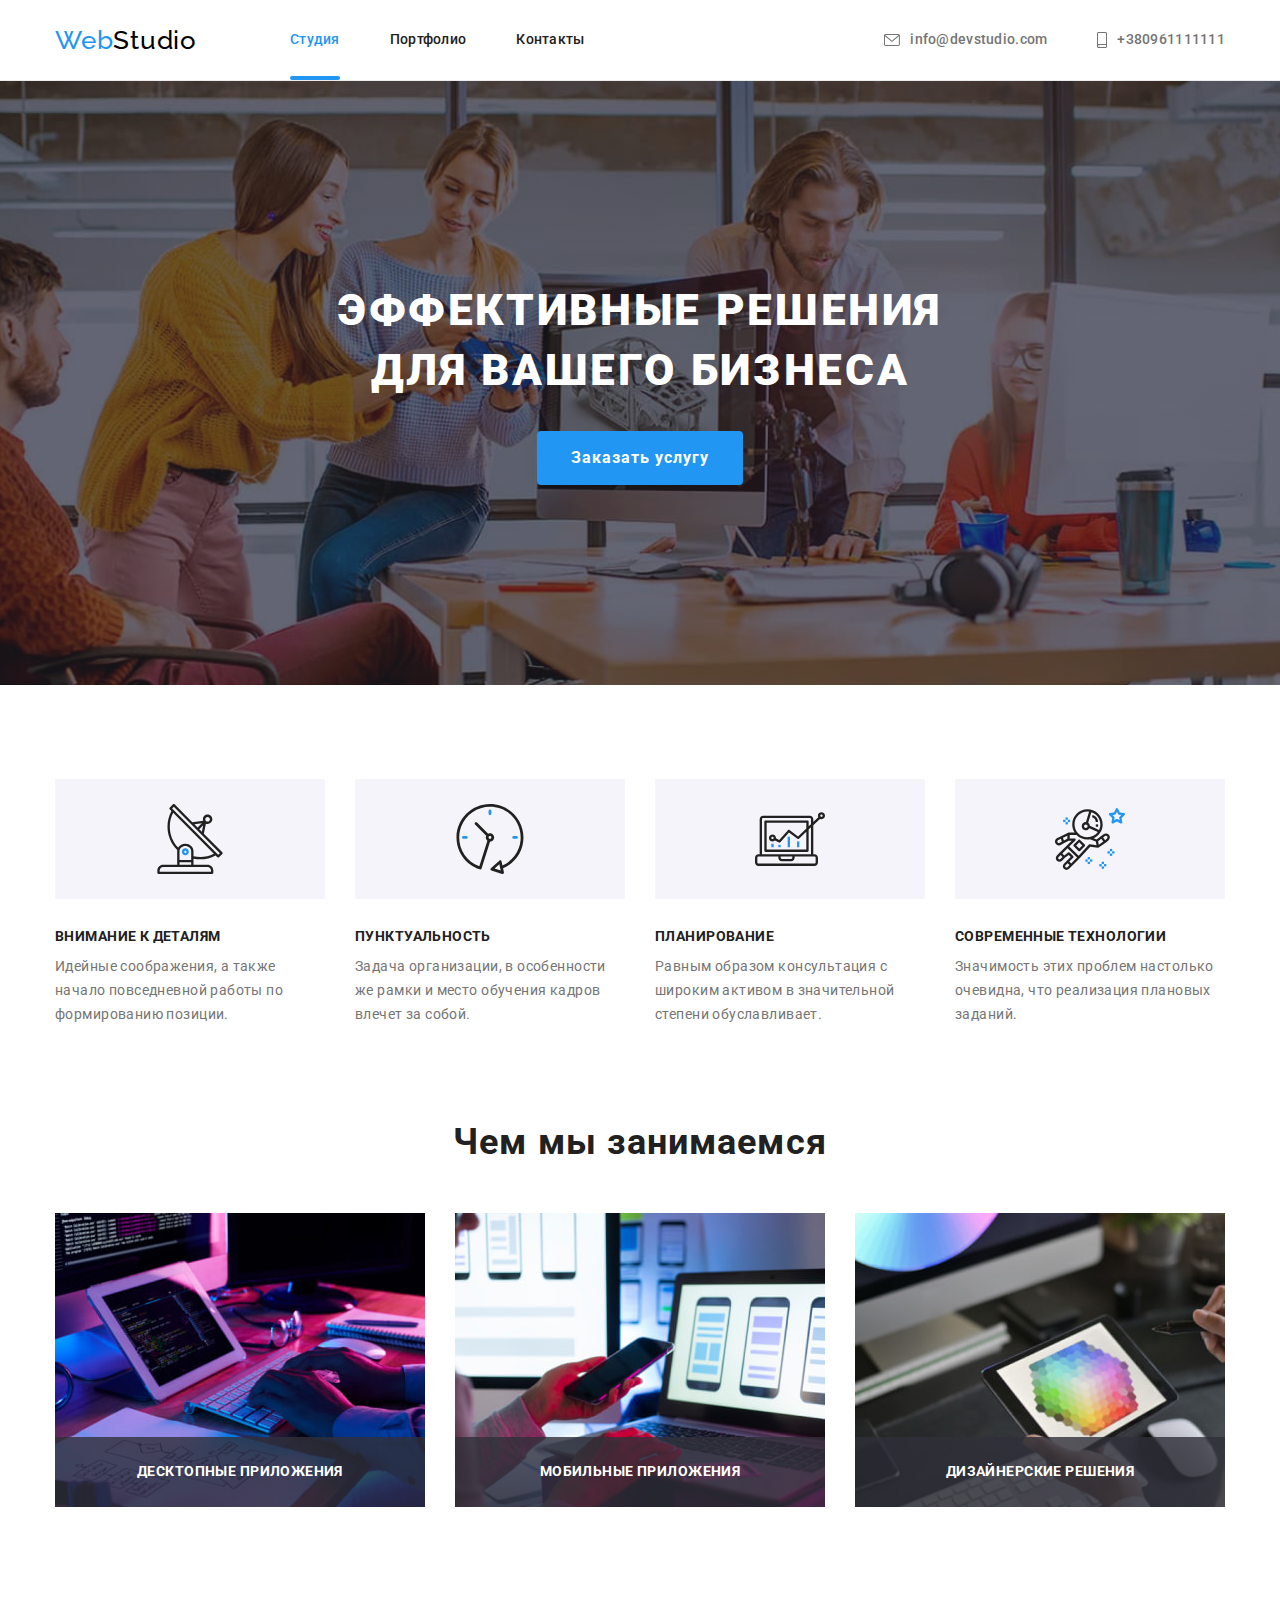
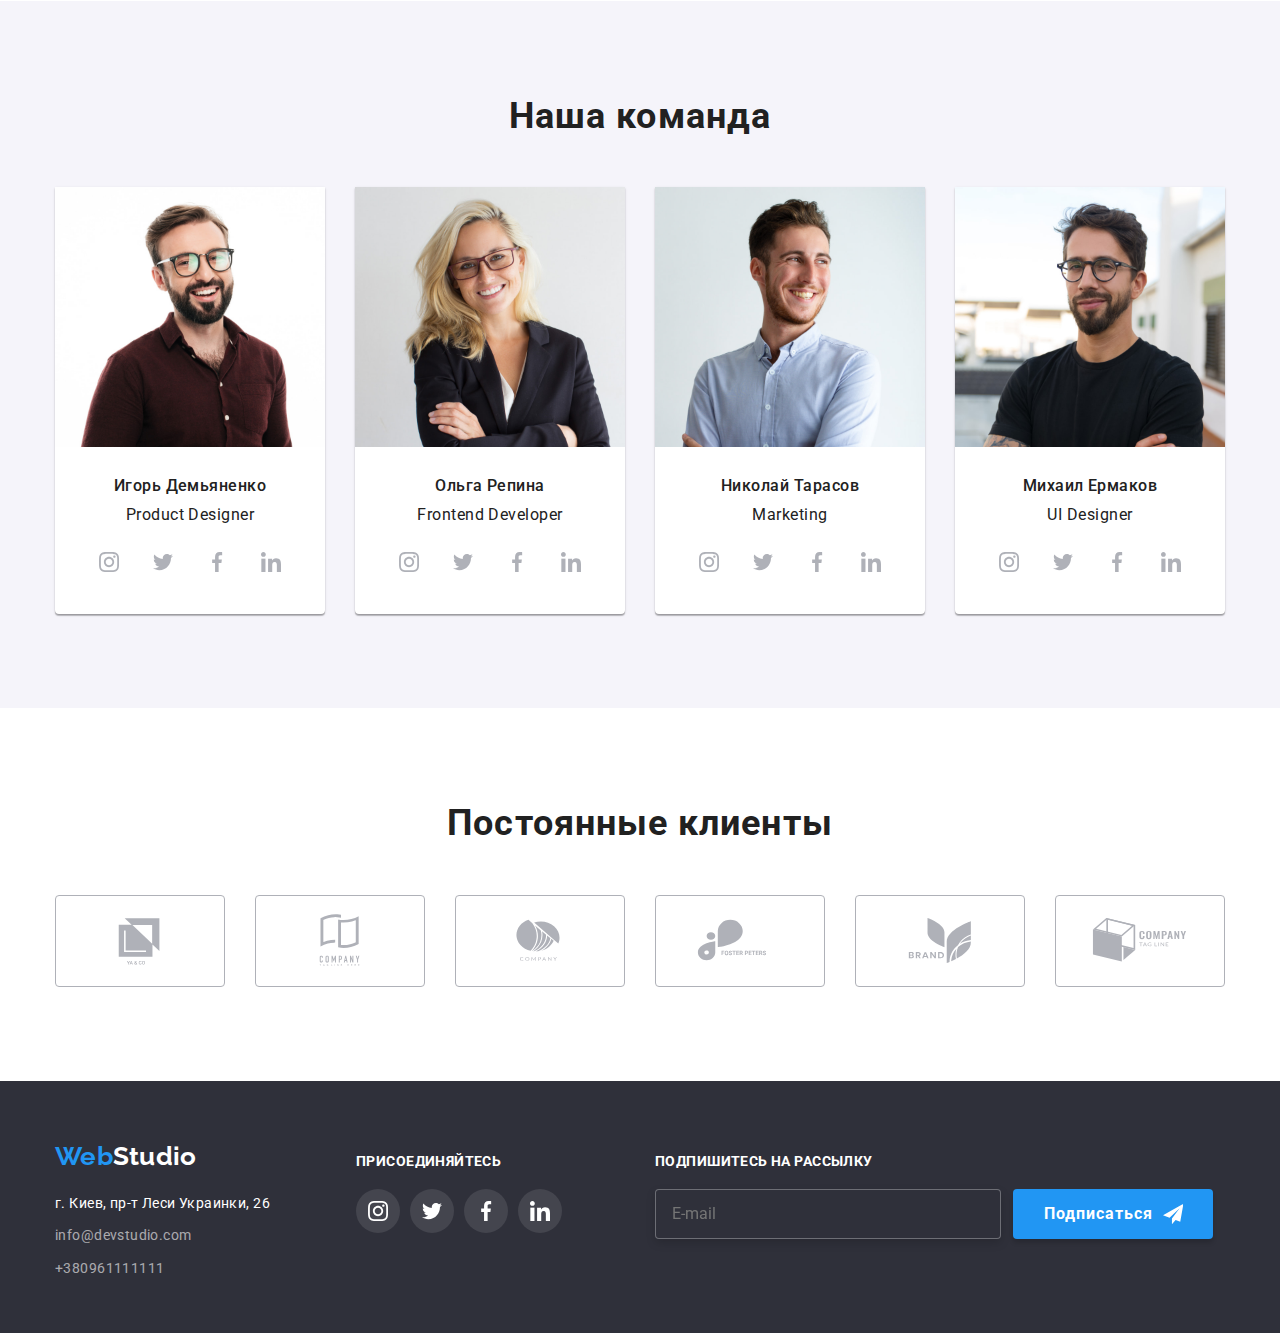
<file: index.html>
<!DOCTYPE html>
<html lang="ru">
  <head>
    <meta charset="UTF-8" />
    <meta http-equiv="X-UA-Compatible" content="IE=edge" />
    <meta name="viewport" content="width=device-width, initial-scale=1.0" />
    <title>Decisions</title>
    <link rel="preconnect" href="https://fonts.googleapis.com" />
    <link rel="preconnect" href="https://fonts.gstatic.com" crossorigin />
    <link
      href="https://fonts.googleapis.com/css2?family=Raleway:wght@700&family=Roboto:wght@400;500;700;900&display=swap"
      rel="stylesheet"
    />
    <link
      rel="stylesheet"
      href="https://cdnjs.cloudflare.com/ajax/libs/modern-normalize/1.1.0/modern-normalize.min.css"
    />
    <link rel="stylesheet" href="./css/styles.css" />
  </head>

  <body class="body">
    <header class="header">
      <div class="container">
        <nav class="site-nav">
          <a class="logo link" href="./index.html"> Web<span class="logo-web">Studio</span> </a>
          <ul class="list-nav list">
            <li class="item">
              <a class="link current" href="">Студия</a>
            </li>
            <li class="item">
              <a class="link" href="./portfolio.html">Портфолио</a>
            </li>
            <li class="item">
              <a class="link" href="">Контакты</a>
            </li>
          </ul>
        </nav>
        <ul class="contacts-nav list">
          <li class="item">
            <a class="contact-mail-tel link" href="mailto:info@devstudio.com">
              <svg class="icon-mail">
                <use href="./images/icons.svg#icon-envelope"></use>
              </svg>
              info@devstudio.com</a
            >
          </li>
          <li class="item">
            <a class="contact-mail-tel link" href="tel:+380961111111">
              <svg class="icon-tel">
                <use href="./images/icons.svg#icon-smartphone"></use>
              </svg>
              +380961111111</a
            >
          </li>
        </ul>
      </div>
    </header>

    <main>
      <section class="section hero">
        <div class="container">
          <h1 class="hero-title">Эффективные решения для вашего бизнеса</h1>
          <button data-modal-open class="modal-btn" type="button">Заказать услугу</button>
        </div>
      </section>

      <div data-modal class="backdrop is-hidden">
        <div class="modal">
          <button data-modal-close class="modal-btn-close">
            <svg class="icon" width="18" height="18">
              <use href="./images/icons.svg#icon-close-black"></use>
            </svg>
          </button>
          <p class="modal-text">Оставьте свои данные, мы вам перезвоним</p>
          <form>
            <div class="form-field">
              <label class="label" for="name">Имя</label>
              <input class="modal-input" type="text" name="name" id="name" autocomplete="off" />
              <svg class="icon" width="18" height="18">
                <use href="./images/icons.svg#icon-person-black"></use>
              </svg>
            </div>

            <div class="form-field">
              <label class="label" for="tel">Телефон</label>
              <input class="modal-input" type="tel" name="tel" id="tel" autocomplete="off" />
              <svg class="icon" width="18" height="18">
                <use href="./images/icons.svg#icon-phone-black"></use>
              </svg>
            </div>

            <div class="form-field">
              <label class="label" for="mail">Почта</label>
              <input class="modal-input" type="email" name="mail" id="mail" autocomplete="off" />
              <svg class="icon" width="18" height="18">
                <use href="./images/icons.svg#icon-mail-black"></use>
              </svg>
            </div>

            <div class="form-field">
              <label class="label" for="feedback">Комментарий</label>
              <textarea
                class="comment"
                name="feedback"
                placeholder="Введите текст"
                id="feedback"
              ></textarea>
            </div>

            <div class="checkbox">
              <label class="check">
                <input class="checkbox-input" type="checkbox" name="checkbox" />
                <svg class="check-icon" width="18" height="18">
                  <use href="./images/icons.svg#icon-checkbox"></use>
                </svg>
                Соглашаюсь с рассылкой и принимаю
                <a class="checkbox-link" href="">Условия договора</a>
              </label>
            </div>

            <div class="btn-center">
              <button class="submit-btn" type="submit">Отправить</button>
            </div>
          </form>
        </div>
      </div>

      <section class="section list-under-hero">
        <div class="container">
          <h2 class="visually-hidden">Преимущества></h2>
          <ul class="list">
            <li class="item">
              <div class="box">
                <svg class="icon">
                  <use href="./images/icons.svg#icon-antenna0"></use>
                </svg>
              </div>
              <h3 class="header-list-under-hero">Внимание к деталям</h3>
              <p class="list-details">
                Идейные соображения, а также начало повседневной работы по формированию позиции.
              </p>
            </li>
            <li class="item">
              <div class="box">
                <svg class="icon">
                  <use href="./images/icons.svg#icon-clock0"></use>
                </svg>
              </div>
              <h3 class="header-list-under-hero">Пунктуальность</h3>
              <p class="list-details">
                Задача организации, в особенности же рамки и место обучения кадров влечет за собой.
              </p>
            </li>
            <li class="item">
              <div class="box">
                <svg class="icon">
                  <use href="./images/icons.svg#icon-diagram0"></use>
                </svg>
              </div>
              <h3 class="header-list-under-hero">Планирование</h3>
              <p class="list-details">
                Равным образом консультация с широким активом в значительной степени обуславливает.
              </p>
            </li>
            <li class="item">
              <div class="box">
                <svg class="icon">
                  <use href="./images/icons.svg#icon-astronaut0"></use>
                </svg>
              </div>
              <h3 class="header-list-under-hero">Современные технологии</h3>
              <p class="list-details">
                Значимость этих проблем настолько очевидна, что реализация плановых заданий.
              </p>
            </li>
          </ul>
        </div>
      </section>
      <section class="section activities">
        <div class="container">
          <h2 class="titles">Чем мы занимаемся</h2>
          <ul class="list">
            <li class="item">
              <div class="activities-thumb">
                <img
                  src="./images/what_we_doing/wwd1.jpg"
                  alt="монитор слева"
                  width="370"
                  height="294"
                />
                <p class="activities-text">Десктопные приложения</p>
              </div>
            </li>
            <li class="item">
              <div class="activities-thumb">
                <img
                  src="./images/what_we_doing/wwd2.jpg"
                  alt="монитор справа"
                  width="370"
                  height="294"
                />
                <p class="activities-text">Мобильные приложения</p>
              </div>
            </li>
            <li class="item">
              <div class="activities-thumb">
                <img
                  src="./images/what_we_doing/wwd3.jpg"
                  alt="монитор по центру"
                  width="370"
                  height="294"
                />
                <p class="activities-text">Дизайнерские решения</p>
              </div>
            </li>
          </ul>
        </div>
      </section>
      <section class="section team">
        <div class="container">
          <h2 class="titles">Наша команда</h2>
          <ul class="list">
            <li class="item">
              <img
                class="foto"
                src="./images/team/igor.jpg"
                alt="Игорь Демьяненко"
                width="270"
                height="260"
              />
              <div class="wrapper">
                <h3 class="names">Игорь Демьяненко</h3>
                <p class="positions" lang="en">Product Designer</p>
                <ul class="list">
                  <li class="item-icon">
                    <a href="" class="link">
                      <svg class="wrapper-icon">
                        <use href="./images/icons.svg#icon-instagram-2"></use>
                      </svg>
                    </a>
                  </li>
                  <li class="item-icon">
                    <a href="" class="link">
                      <svg class="wrapper-icon">
                        <use href="./images/icons.svg#icon-twitter-1"></use>
                      </svg>
                    </a>
                  </li>
                  <li class="item-icon">
                    <a href="" class="link">
                      <svg class="wrapper-icon">
                        <use href="./images/icons.svg#icon-facebook-1"></use>
                      </svg>
                    </a>
                  </li>
                  <li class="item-icon">
                    <a href="" class="link">
                      <svg class="wrapper-icon">
                        <use href="./images/icons.svg#icon-linkedin-1"></use>
                      </svg>
                    </a>
                  </li>
                </ul>
              </div>
            </li>
            <li class="item">
              <img
                class="foto"
                src="./images/team/olga.jpg"
                alt="Ольга Репина"
                width="270"
                height="260"
              />
              <div class="wrapper">
                <h3 class="names">Ольга Репина</h3>
                <p class="positions" lang="en">Frontend Developer</p>
                <ul class="list">
                  <li class="item-icon">
                    <a href="" class="link">
                      <svg class="wrapper-icon">
                        <use href="./images/icons.svg#icon-instagram-2"></use>
                      </svg>
                    </a>
                  </li>
                  <li class="item-icon">
                    <a href="" class="link">
                      <svg class="wrapper-icon">
                        <use href="./images/icons.svg#icon-twitter-1"></use>
                      </svg>
                    </a>
                  </li>
                  <li class="item-icon">
                    <a href="" class="link">
                      <svg class="wrapper-icon">
                        <use href="./images/icons.svg#icon-facebook-1"></use>
                      </svg>
                    </a>
                  </li>
                  <li class="item-icon">
                    <a href="" class="link">
                      <svg class="wrapper-icon">
                        <use href="./images/icons.svg#icon-linkedin-1"></use>
                      </svg>
                    </a>
                  </li>
                </ul>
              </div>
            </li>
            <li class="item">
              <img
                class="foto"
                src="./images/team/nikolai.jpg"
                alt="Николай Тарасов"
                width="270"
                height="260"
              />
              <div class="wrapper">
                <h3 class="names">Николай Тарасов</h3>
                <p class="positions" lang="en">Marketing</p>
                <ul class="list">
                  <li class="item-icon">
                    <a href="" class="link">
                      <svg class="wrapper-icon">
                        <use href="./images/icons.svg#icon-instagram-2"></use>
                      </svg>
                    </a>
                  </li>
                  <li class="item-icon">
                    <a href="" class="link">
                      <svg class="wrapper-icon">
                        <use href="./images/icons.svg#icon-twitter-1"></use>
                      </svg>
                    </a>
                  </li>
                  <li class="item-icon">
                    <a href="" class="link">
                      <svg class="wrapper-icon">
                        <use href="./images/icons.svg#icon-facebook-1"></use>
                      </svg>
                    </a>
                  </li>
                  <li class="item-icon">
                    <a href="" class="link">
                      <svg class="wrapper-icon">
                        <use href="./images/icons.svg#icon-linkedin-1"></use>
                      </svg>
                    </a>
                  </li>
                </ul>
              </div>
            </li>
            <li class="item">
              <img
                class="foto"
                src="./images/team/michail.jpg"
                alt="Михаил Ермаков"
                width="270"
                height="260"
              />
              <div class="wrapper">
                <h3 class="names">Михаил Ермаков</h3>
                <p class="positions" lang="en">UI Designer</p>
                <ul class="list">
                  <li class="item-icon">
                    <a href="" class="link">
                      <svg class="wrapper-icon">
                        <use href="./images/icons.svg#icon-instagram-2"></use>
                      </svg>
                    </a>
                  </li>
                  <li class="item-icon">
                    <a href="" class="link">
                      <svg class="wrapper-icon">
                        <use href="./images/icons.svg#icon-twitter-1"></use>
                      </svg>
                    </a>
                  </li>
                  <li class="item-icon">
                    <a href="" class="link">
                      <svg class="wrapper-icon">
                        <use href="./images/icons.svg#icon-facebook-1"></use>
                      </svg>
                    </a>
                  </li>
                  <li class="item-icon">
                    <a href="" class="link">
                      <svg class="wrapper-icon">
                        <use href="./images/icons.svg#icon-linkedin-1"></use>
                      </svg>
                    </a>
                  </li>
                </ul>
              </div>
            </li>
          </ul>
        </div>
      </section>
      <section class="section clients">
        <div class="container">
          <h2 class="titles">Постоянные клиенты</h2>
          <div class="wrapper-clients-icons">
            <ul class="list">
              <li class="clients-item">
                <svg class="clients-icon">
                  <use href="./images/icons.svg#icon-ya-co"></use>
                </svg>
              </li>
              <li class="clients-item">
                <svg class="clients-icon">
                  <use href="./images/icons.svg#icon-company-tegline"></use>
                </svg>
              </li>
              <li class="clients-item">
                <svg class="clients-icon">
                  <use href="./images/icons.svg#icon-company"></use>
                </svg>
              </li>
              <li class="clients-item">
                <svg class="clients-icon">
                  <use href="./images/icons.svg#icon-foster"></use>
                </svg>
              </li>
              <li class="clients-item">
                <svg class="clients-icon">
                  <use href="./images/icons.svg#icon-brand"></use>
                </svg>
              </li>
              <li class="clients-item">
                <svg class="clients-icon">
                  <use href="./images/icons.svg#icon-company-tagline2"></use>
                </svg>
              </li>
            </ul>
          </div>
        </div>
      </section>
    </main>
    <footer class="footer">
      <div class="container">
        <div>
          <a class="logo-footer link" href="./index.html">
            Web<span class="logo-web-footer">Studio</span>
          </a>
          <address class="address">
            <ul class="list">
              <li class="item address-house">г. Киев, пр-т Леси Украинки, 26</li>
              <li class="item social-item">info@devstudio.com</li>
              <li class="item social-item">+380961111111</li>
            </ul>
          </address>
        </div>
        <div class="footer-center">
          <p class="footer-text">присоединяйтесь</p>
          <div class="footer-icons">
            <ul class="list">
              <li class="item-icon">
                <a class="link" href="">
                  <svg class="footer-icon">
                    <use href="./images/icons.svg#icon-instagram-2"></use>
                  </svg>
                </a>
              </li>
              <li class="item-icon">
                <a class="link" href="">
                  <svg class="footer-icon">
                    <use href="./images/icons.svg#icon-twitter-1"></use>
                  </svg>
                </a>
              </li>
              <li class="item-icon">
                <a class="link" href="">
                  <svg class="footer-icon">
                    <use href="./images/icons.svg#icon-facebook-1"></use>
                  </svg>
                </a>
              </li>
              <li class="item-icon">
                <a class="link" href="">
                  <svg class="footer-icon">
                    <use href="./images/icons.svg#icon-linkedin-1"></use>
                  </svg>
                </a>
              </li>
            </ul>
          </div>
        </div>

        <div class="footer-right">
          <p class="footer-text">Подпишитесь на рассылку</p>

          <form class="footer-form">
            <label class="footer-label">
              <input class="footer-input" type="email" placeholder="E-mail" />
            </label>
            <button type="submit" class="footer-btn">
              Подписаться
              <svg width="24" height="24" class="footer-icon">
                <use href="./images/icons.svg#icon-icon-send"></use>
              </svg>
            </button>
          </form>
        </div>
      </div>
    </footer>
    <script src="./js/modal.js"></script>
  </body>
</html>
</file>
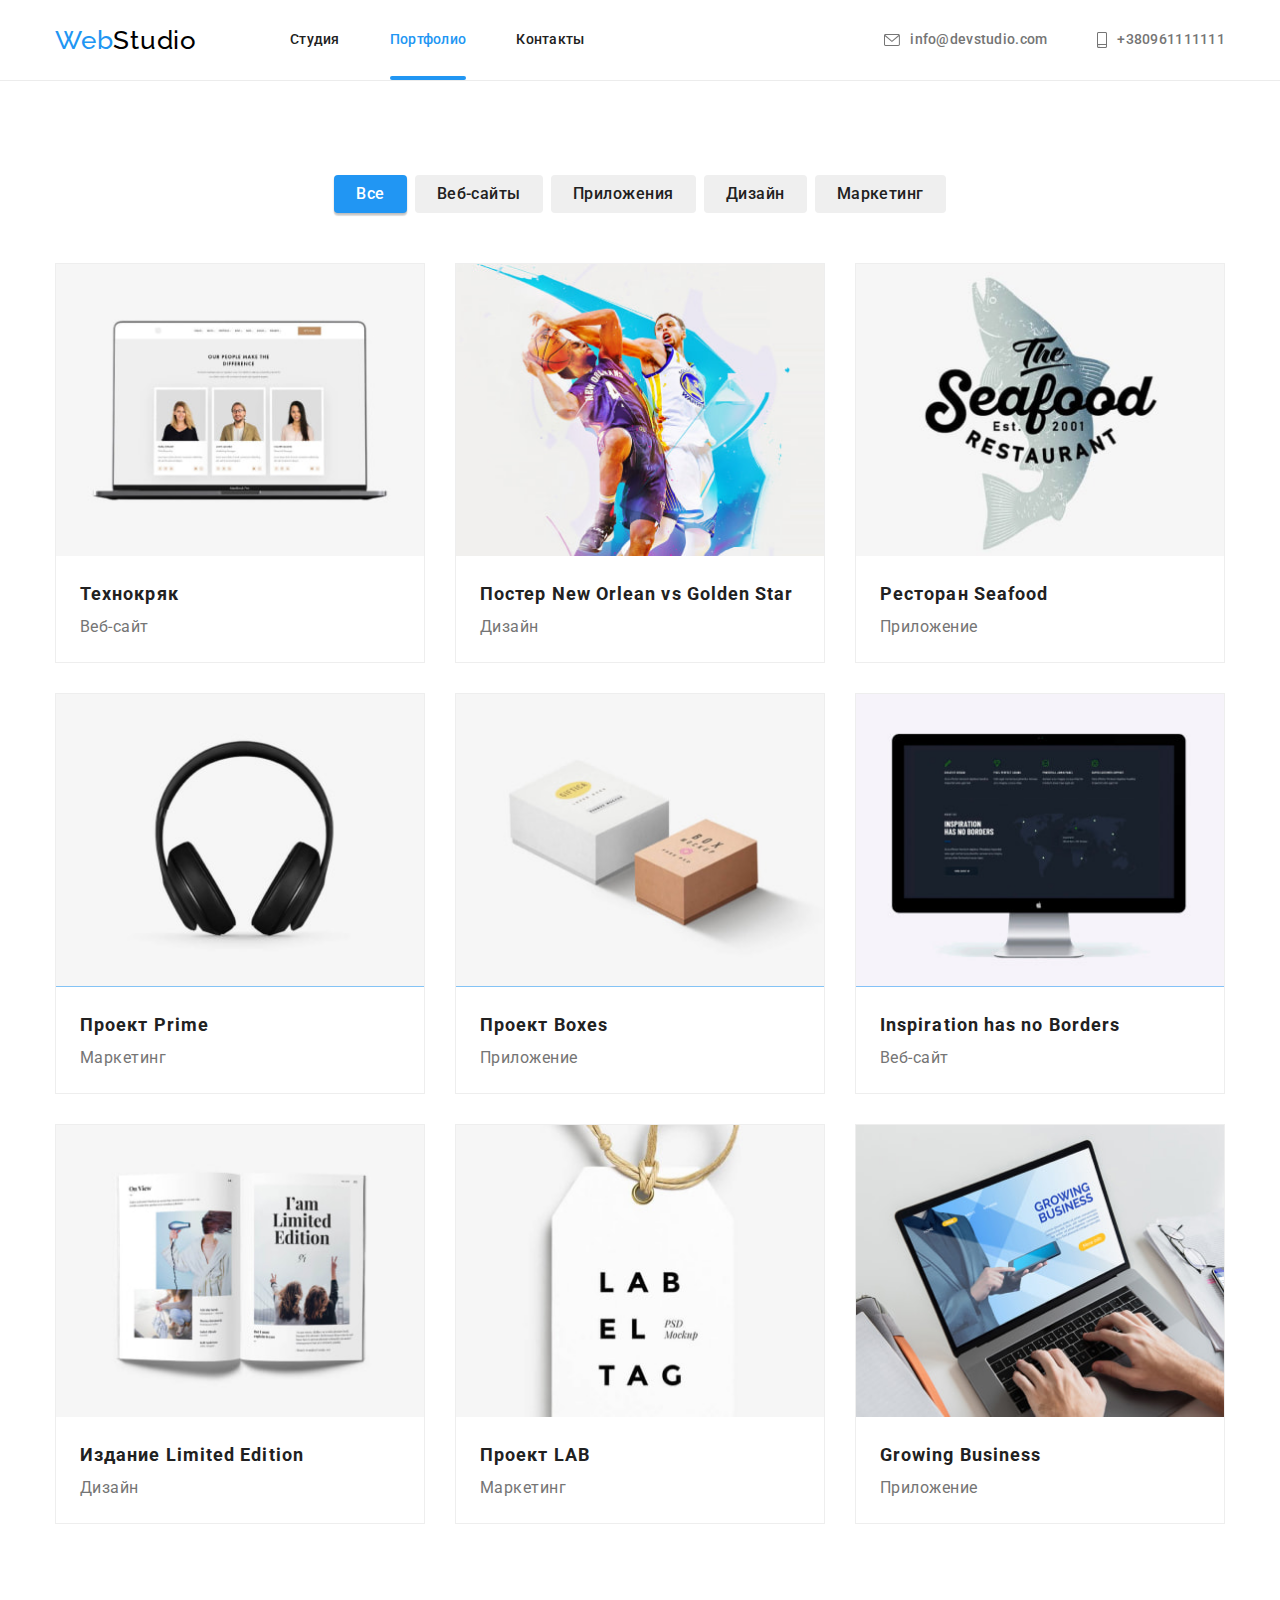
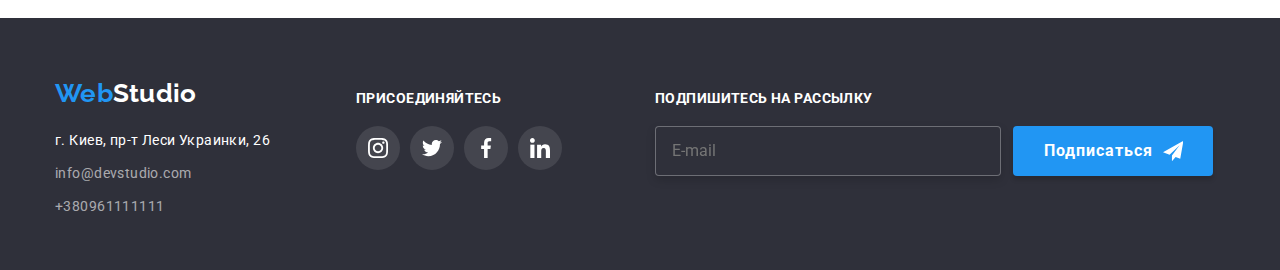
<file: portfolio.html>
<!DOCTYPE html>
<html lang="ru">
  <head>
    <meta charset="UTF-8" />
    <meta http-equiv="X-UA-Compatible" content="IE=edge" />
    <meta name="viewport" content="width=device-width, initial-scale=1.0" />
    <title>Portfolio</title>
    <link rel="preconnect" href="https://fonts.googleapis.com" />
    <link rel="preconnect" href="https://fonts.gstatic.com" crossorigin />
    <link
      href="https://fonts.googleapis.com/css2?family=Raleway:wght@700&family=Roboto:wght@400;500;700;900&display=swap"
      rel="stylesheet"
    />
    <link
      rel="stylesheet"
      href="https://cdnjs.cloudflare.com/ajax/libs/modern-normalize/1.1.0/modern-normalize.min.css"
    />
    <link rel="stylesheet" href="./css/styles.css" />
  </head>

  <body class="body">
    <header class="header portfolio">
      <div class="container">
        <nav class="site-nav">
          <a class="logo link" href="./index.html"> Web<span class="logo-web">Studio</span> </a>
          <ul class="list-nav list">
            <li class="item">
              <a class="link" href="./index.html">Студия</a>
            </li>
            <li class="item">
              <a class="link current" href="">Портфолио</a>
            </li>
            <li class="item">
              <a class="link" href="">Контакты</a>
            </li>
          </ul>
        </nav>
        <ul class="contacts-nav list">
          <li class="item">
            <a class="contact-mail-tel link" href="mailto:info@devstudio.com">
              <svg class="icon-mail" width="16" height="12">
                <use href="./images/icons.svg#icon-envelope"></use>
              </svg>
              info@devstudio.com</a
            >
          </li>
          <li class="item">
            <a class="contact-mail-tel link" href="tel:+380961111111">
              <svg class="icon-tel" width="10" height="16">
                <use href="./images/icons.svg#icon-smartphone"></use>
              </svg>
              +380961111111</a
            >
          </li>
        </ul>
      </div>
    </header>

    <main>
      <section class="section">
        <div class="container">
          <h1 class="visually-hidden">Направления</h1>
          <ul class="portfolio-btn list">
            <li class="item">
              <button class="link current" type="button">Все</button>
            </li>
            <li class="item">
              <button class="link" type="button">Веб-сайты</button>
            </li>
            <li class="item">
              <button class="link" type="button">Приложения</button>
            </li>
            <li class="item">
              <button class="link" type="button">Дизайн</button>
            </li>
            <li class="item">
              <button class="link" type="button">Маркетинг</button>
            </li>
          </ul>
          <ul class="portfolio-list list">
            <li class="item">
              <div class="portfolio-box">
                <img
                  class="foto"
                  src="./images/menu_portfolio/img-1.jpg"
                  alt="три фото"
                  width="370"
                  height="294"
                />
                <p class="overlay">
                  Ресурс предлагает комплексные предложения с разным уровнем функционала и сервисов.
                  Все это позволит посетителю получить исчерпывающие сведения o компании или частном
                  лице.
                </p>
              </div>
              <div class="wrapper">
                <h2 class="portfolio-menu">Технокряк</h2>
                <p class="portfolio-menu-text">Веб-сайт</p>
              </div>
            </li>
            <li class="item">
              <div class="portfolio-box">
                <img
                  class="foto"
                  src="./images/menu_portfolio/img-2.jpg"
                  alt="баскетбол постер"
                  width="370"
                  height="294"
                />
                <p class="overlay">
                  Ресурс предлагает комплексные предложения с разным уровнем функционала и сервисов.
                  Все это позволит посетителю получить исчерпывающие сведения o компании или частном
                  лице.
                </p>
              </div>
              <div class="wrapper">
                <h2 class="portfolio-menu">Постер New Orlean vs Golden Star</h2>
                <p class="portfolio-menu-text">Дизайн</p>
              </div>
            </li>
            <li class="item">
              <div class="portfolio-box">
                <img
                  class="foto"
                  src="./images/menu_portfolio/img-3.jpg"
                  alt="лого рыбный ресторан"
                  width="370"
                  height="294"
                />
                <p class="overlay">
                  Ресурс предлагает комплексные предложения с разным уровнем функционала и сервисов.
                  Все это позволит посетителю получить исчерпывающие сведения o компании или частном
                  лице.
                </p>
              </div>
              <div class="wrapper">
                <h2 class="portfolio-menu">Ресторан Seafood</h2>
                <p class="portfolio-menu-text">Приложение</p>
              </div>
            </li>
            <li class="item">
              <div class="portfolio-box">
                <img
                  class="foto"
                  src="./images/menu_portfolio/img-4.jpg"
                  alt="наушники"
                  width="370"
                  height="294"
                />
                <p class="overlay">
                  Ресурс предлагает комплексные предложения с разным уровнем функционала и сервисов.
                  Все это позволит посетителю получить исчерпывающие сведения o компании или частном
                  лице.
                </p>
              </div>
              <div class="wrapper">
                <h2 class="portfolio-menu">Проект Prime</h2>
                <p class="portfolio-menu-text">Маркетинг</p>
              </div>
            </li>
            <li class="item">
              <div class="portfolio-box">
                <img
                  class="foto"
                  src="./images/menu_portfolio/img-5.jpg"
                  alt="две коробочки"
                  width="370"
                  height="294"
                />
                <p class="overlay">
                  Ресурс предлагает комплексные предложения с разным уровнем функционала и сервисов.
                  Все это позволит посетителю получить исчерпывающие сведения o компании или частном
                  лице.
                </p>
              </div>
              <div class="wrapper">
                <h2 class="portfolio-menu">Проект Boxes</h2>
                <p class="portfolio-menu-text">Приложение</p>
              </div>
            </li>
            <li class="item">
              <div class="portfolio-box">
                <img
                  class="foto"
                  src="./images/menu_portfolio/img-6.jpg"
                  alt="монитор"
                  width="370"
                  height="294"
                />
                <p class="overlay">
                  Ресурс предлагает комплексные предложения с разным уровнем функционала и сервисов.
                  Все это позволит посетителю получить исчерпывающие сведения o компании или частном
                  лице.
                </p>
              </div>
              <div class="wrapper">
                <h2 class="portfolio-menu">Inspiration has no Borders</h2>
                <p class="portfolio-menu-text">Веб-сайт</p>
              </div>
            </li>
            <li class="item">
              <div class="portfolio-box">
                <img
                  class="foto"
                  src="./images/menu_portfolio/img-7.jpg"
                  alt="журнал"
                  width="370"
                  height="294"
                />
                <p class="overlay">
                  Ресурс предлагает комплексные предложения с разным уровнем функционала и сервисов.
                  Все это позволит посетителю получить исчерпывающие сведения o компании или частном
                  лице.
                </p>
              </div>
              <div class="wrapper">
                <h2 class="portfolio-menu">Издание Limited Edition</h2>
                <p class="portfolio-menu-text">Дизайн</p>
              </div>
            </li>
            <li class="item">
              <div class="portfolio-box">
                <img
                  class="foto"
                  src="./images/menu_portfolio/img-8.jpg"
                  alt="бирка"
                  width="370"
                  height="294"
                />
                <p class="overlay">
                  Ресурс предлагает комплексные предложения с разным уровнем функционала и сервисов.
                  Все это позволит посетителю получить исчерпывающие сведения o компании или частном
                  лице.
                </p>
              </div>
              <div class="wrapper">
                <h2 class="portfolio-menu">Проект LAB</h2>
                <p class="portfolio-menu-text">Маркетинг</p>
              </div>
            </li>
            <li class="item">
              <div class="portfolio-box">
                <img
                  class="foto"
                  src="./images/menu_portfolio/img-9.jpg"
                  alt="ноутбук"
                  width="370"
                  height="294"
                />
                <p class="overlay">
                  Ресурс предлагает комплексные предложения с разным уровнем функционала и сервисов.
                  Все это позволит посетителю получить исчерпывающие сведения o компании или частном
                  лице.
                </p>
              </div>
              <div class="wrapper">
                <h2 class="portfolio-menu">Growing Business</h2>
                <p class="portfolio-menu-text">Приложение</p>
              </div>
            </li>
          </ul>
        </div>
      </section>
    </main>
    <footer class="footer">
      <div class="container">
        <div>
          <a class="logo-footer link" href="./index.html">
            Web<span class="logo-web-footer">Studio</span>
          </a>
          <address class="address">
            <ul class="list">
              <li class="item address-house">г. Киев, пр-т Леси Украинки, 26</li>
              <li class="item social-item">info@devstudio.com</li>
              <li class="item social-item">+380961111111</li>
            </ul>
          </address>
        </div>
        <div class="footer-center">
          <p class="footer-text">присоединяйтесь</p>
          <div class="footer-icons">
            <ul class="list">
              <li class="item-icon">
                <svg class="footer-icon">
                  <use href="./images/icons.svg#icon-instagram-2"></use>
                </svg>
              </li>
              <li class="item-icon">
                <svg class="footer-icon">
                  <use href="./images/icons.svg#icon-twitter-1"></use>
                </svg>
              </li>
              <li class="item-icon">
                <svg class="footer-icon">
                  <use href="./images/icons.svg#icon-facebook-1"></use>
                </svg>
              </li>
              <li class="item-icon">
                <svg class="footer-icon">
                  <use href="./images/icons.svg#icon-linkedin-1"></use>
                </svg>
              </li>
            </ul>
          </div>
        </div>

        <div class="footer-right">
          <p class="footer-text">Подпишитесь на рассылку</p>

          <form class="footer-form">
            <label class="footer-label">
              <input class="footer-input" type="email" placeholder="E-mail" />
            </label>
            <button type="submit" class="footer-btn">
              Подписаться
              <svg width="24" height="24" class="footer-icon">
                <use href="./images/icons.svg#icon-icon-send"></use>
              </svg>
            </button>
          </form>
        </div>
      </div>
    </footer>
  </body>
</html>
</file>
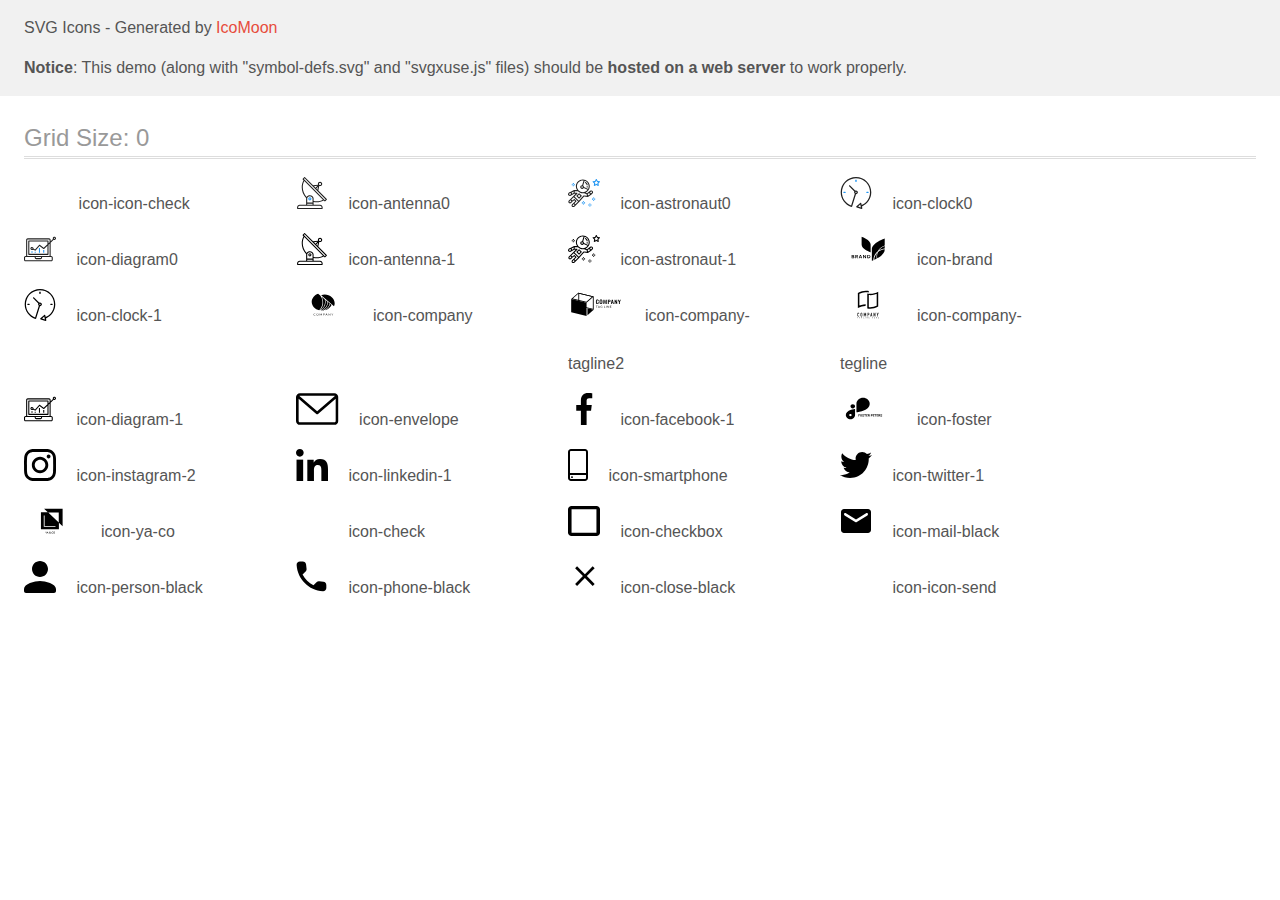
<file: images/icons/icomoon (1)/demo-external-svg.html>
<!doctype html>
<html>
<head>
    <title>IcoMoon - SVG Icons</title>
    <meta charset="utf-8">
    <meta name="viewport" content="width=device-width, initial-scale=1">
    <link rel="stylesheet" href="demo-files/demo.css">
    <link rel="stylesheet" href="style.css">
</head>
<body>
<header class="bgc1 clearfix">
<div class="mhl">
    <p>SVG Icons - Generated by <a href="https://icomoon.io/app">IcoMoon</a></p><p><strong>Notice</strong>: This demo (along with "symbol-defs.svg" and "svgxuse.js" files) should be <b>hosted on a web server</b> to work properly.</p>
</div>
</header>
    <div class="clearfix mhl ptl">
        <h1 class="mvm mtn fgc1">Grid Size: 0</h1>
        <div class="glyph fs1">
            <div class="clearfix pbs">
                <svg class="icon icon-icon-check"><use xlink:href="symbol-defs.svg#icon-icon-check"></use></svg><span class="name"> icon-icon-check</span>
            </div>
        </div>
        <div class="glyph fs1">
            <div class="clearfix pbs">
                <svg class="icon icon-antenna0"><use xlink:href="symbol-defs.svg#icon-antenna0"></use></svg><span class="name"> icon-antenna0</span>
            </div>
        </div>
        <div class="glyph fs1">
            <div class="clearfix pbs">
                <svg class="icon icon-astronaut0"><use xlink:href="symbol-defs.svg#icon-astronaut0"></use></svg><span class="name"> icon-astronaut0</span>
            </div>
        </div>
        <div class="glyph fs1">
            <div class="clearfix pbs">
                <svg class="icon icon-clock0"><use xlink:href="symbol-defs.svg#icon-clock0"></use></svg><span class="name"> icon-clock0</span>
            </div>
        </div>
        <div class="glyph fs1">
            <div class="clearfix pbs">
                <svg class="icon icon-diagram0"><use xlink:href="symbol-defs.svg#icon-diagram0"></use></svg><span class="name"> icon-diagram0</span>
            </div>
        </div>
        <div class="glyph fs1">
            <div class="clearfix pbs">
                <svg class="icon icon-antenna-1"><use xlink:href="symbol-defs.svg#icon-antenna-1"></use></svg><span class="name"> icon-antenna-1</span>
            </div>
        </div>
        <div class="glyph fs1">
            <div class="clearfix pbs">
                <svg class="icon icon-astronaut-1"><use xlink:href="symbol-defs.svg#icon-astronaut-1"></use></svg><span class="name"> icon-astronaut-1</span>
            </div>
        </div>
        <div class="glyph fs1">
            <div class="clearfix pbs">
                <svg class="icon icon-brand"><use xlink:href="symbol-defs.svg#icon-brand"></use></svg><span class="name"> icon-brand</span>
            </div>
        </div>
        <div class="glyph fs1">
            <div class="clearfix pbs">
                <svg class="icon icon-clock-1"><use xlink:href="symbol-defs.svg#icon-clock-1"></use></svg><span class="name"> icon-clock-1</span>
            </div>
        </div>
        <div class="glyph fs1">
            <div class="clearfix pbs">
                <svg class="icon icon-company"><use xlink:href="symbol-defs.svg#icon-company"></use></svg><span class="name"> icon-company</span>
            </div>
        </div>
        <div class="glyph fs1">
            <div class="clearfix pbs">
                <svg class="icon icon-company-tagline2"><use xlink:href="symbol-defs.svg#icon-company-tagline2"></use></svg><span class="name"> icon-company-tagline2</span>
            </div>
        </div>
        <div class="glyph fs1">
            <div class="clearfix pbs">
                <svg class="icon icon-company-tegline"><use xlink:href="symbol-defs.svg#icon-company-tegline"></use></svg><span class="name"> icon-company-tegline</span>
            </div>
        </div>
        <div class="glyph fs1">
            <div class="clearfix pbs">
                <svg class="icon icon-diagram-1"><use xlink:href="symbol-defs.svg#icon-diagram-1"></use></svg><span class="name"> icon-diagram-1</span>
            </div>
        </div>
        <div class="glyph fs1">
            <div class="clearfix pbs">
                <svg class="icon icon-envelope"><use xlink:href="symbol-defs.svg#icon-envelope"></use></svg><span class="name"> icon-envelope</span>
            </div>
        </div>
        <div class="glyph fs1">
            <div class="clearfix pbs">
                <svg class="icon icon-facebook-1"><use xlink:href="symbol-defs.svg#icon-facebook-1"></use></svg><span class="name"> icon-facebook-1</span>
            </div>
        </div>
        <div class="glyph fs1">
            <div class="clearfix pbs">
                <svg class="icon icon-foster"><use xlink:href="symbol-defs.svg#icon-foster"></use></svg><span class="name"> icon-foster</span>
            </div>
        </div>
        <div class="glyph fs1">
            <div class="clearfix pbs">
                <svg class="icon icon-instagram-2"><use xlink:href="symbol-defs.svg#icon-instagram-2"></use></svg><span class="name"> icon-instagram-2</span>
            </div>
        </div>
        <div class="glyph fs1">
            <div class="clearfix pbs">
                <svg class="icon icon-linkedin-1"><use xlink:href="symbol-defs.svg#icon-linkedin-1"></use></svg><span class="name"> icon-linkedin-1</span>
            </div>
        </div>
        <div class="glyph fs1">
            <div class="clearfix pbs">
                <svg class="icon icon-smartphone"><use xlink:href="symbol-defs.svg#icon-smartphone"></use></svg><span class="name"> icon-smartphone</span>
            </div>
        </div>
        <div class="glyph fs1">
            <div class="clearfix pbs">
                <svg class="icon icon-twitter-1"><use xlink:href="symbol-defs.svg#icon-twitter-1"></use></svg><span class="name"> icon-twitter-1</span>
            </div>
        </div>
        <div class="glyph fs1">
            <div class="clearfix pbs">
                <svg class="icon icon-ya-co"><use xlink:href="symbol-defs.svg#icon-ya-co"></use></svg><span class="name"> icon-ya-co</span>
            </div>
        </div>
        <div class="glyph fs1">
            <div class="clearfix pbs">
                <svg class="icon icon-check"><use xlink:href="symbol-defs.svg#icon-check"></use></svg><span class="name"> icon-check</span>
            </div>
        </div>
        <div class="glyph fs1">
            <div class="clearfix pbs">
                <svg class="icon icon-checkbox"><use xlink:href="symbol-defs.svg#icon-checkbox"></use></svg><span class="name"> icon-checkbox</span>
            </div>
        </div>
        <div class="glyph fs1">
            <div class="clearfix pbs">
                <svg class="icon icon-mail-black"><use xlink:href="symbol-defs.svg#icon-mail-black"></use></svg><span class="name"> icon-mail-black</span>
            </div>
        </div>
        <div class="glyph fs1">
            <div class="clearfix pbs">
                <svg class="icon icon-person-black"><use xlink:href="symbol-defs.svg#icon-person-black"></use></svg><span class="name"> icon-person-black</span>
            </div>
        </div>
        <div class="glyph fs1">
            <div class="clearfix pbs">
                <svg class="icon icon-phone-black"><use xlink:href="symbol-defs.svg#icon-phone-black"></use></svg><span class="name"> icon-phone-black</span>
            </div>
        </div>
        <div class="glyph fs1">
            <div class="clearfix pbs">
                <svg class="icon icon-close-black"><use xlink:href="symbol-defs.svg#icon-close-black"></use></svg><span class="name"> icon-close-black</span>
            </div>
        </div>
        <div class="glyph fs1">
            <div class="clearfix pbs">
                <svg class="icon icon-icon-send"><use xlink:href="symbol-defs.svg#icon-icon-send"></use></svg><span class="name"> icon-icon-send</span>
            </div>
        </div>
  </div>
<script defer src="svgxuse.js"></script>
</body>
</html>
</file>
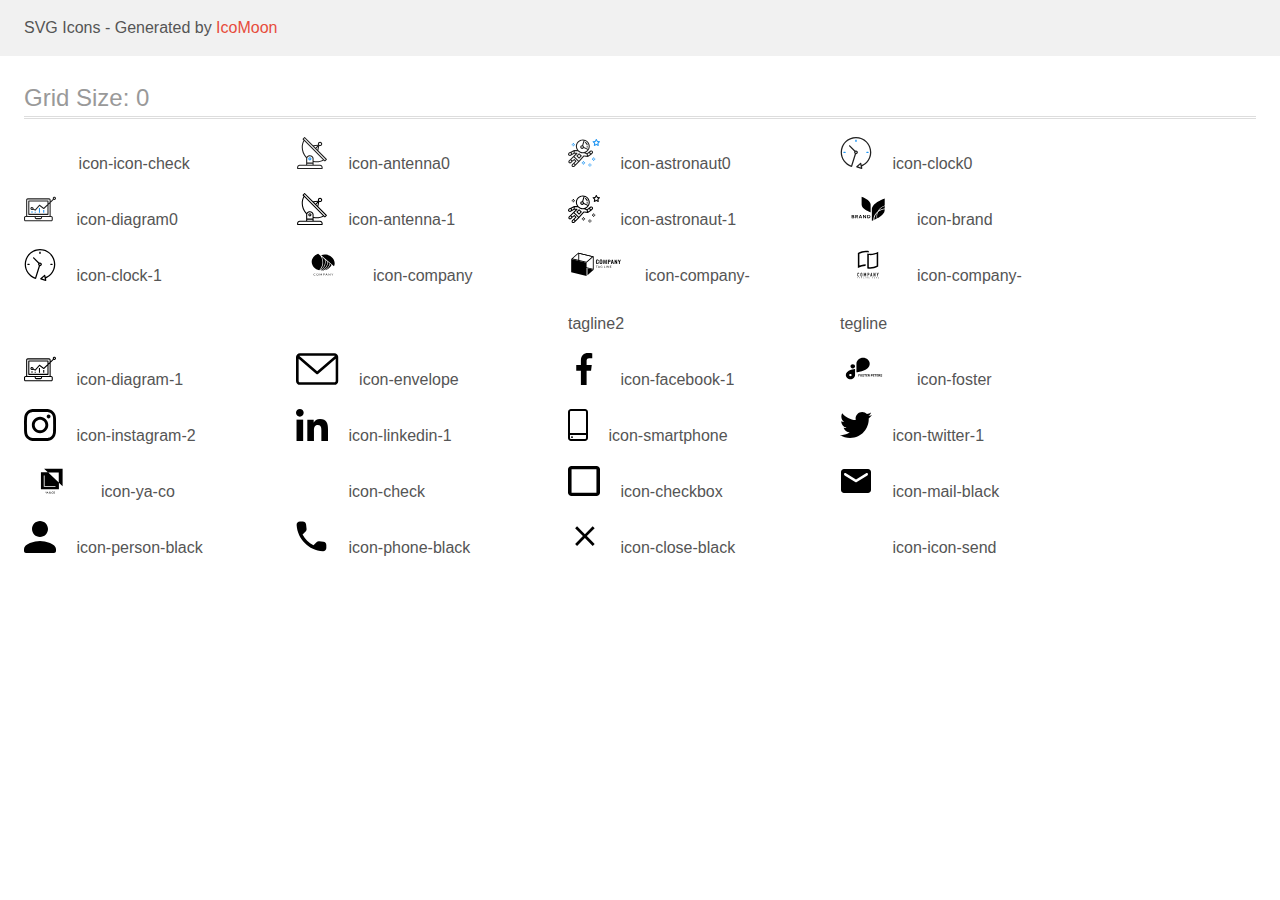
<file: images/icons/icomoon (1)/demo.html>
<!doctype html>
<html>
<head>
    <title>IcoMoon - SVG Icons</title>
    <meta charset="utf-8">
    <meta name="viewport" content="width=device-width, initial-scale=1">
    <link rel="stylesheet" href="demo-files/demo.css">
    <link rel="stylesheet" href="style.css">
</head>
<body>
<svg aria-hidden="true" style="position: absolute; width: 0; height: 0; overflow: hidden;" version="1.1" xmlns="http://www.w3.org/2000/svg" xmlns:xlink="http://www.w3.org/1999/xlink">
<defs>
<symbol id="icon-icon-check" viewBox="0 0 34 32">
<path fill="#fff" style="fill: var(--color1, #fff); stroke: var(--color1, #fff)" stroke="#fff" stroke-linejoin="miter" stroke-linecap="butt" stroke-miterlimit="4" stroke-width="0.4267" d="M8.442 16.537l-0.147-0.14-2.205 2.088 7.767 7.41 16.318-15.567-2.19-2.089-14.128 13.465-5.416-5.167z"></path>
</symbol>
<symbol id="icon-antenna0" viewBox="0 0 32 32">
<path fill="#212121" style="fill: var(--color2, #212121)" d="M30.773 22.098l-8.443-8.505 0.937-4.615c0.242 0.094 0.499 0.144 0.758 0.146h0.006c1.192 0.014 2.17-0.941 2.184-2.133s-0.941-2.17-2.133-2.184c-1.192-0.014-2.17 0.941-2.184 2.133-0.003 0.255 0.039 0.509 0.125 0.749l-4.96 0.605-8.091-8.133c-0.099-0.101-0.235-0.159-0.377-0.16-0.14 0.001-0.274 0.056-0.373 0.155l-1.513 1.504c-0.208 0.208-0.208 0.546 0 0.754l0.814 0.826c-3.153 5.798-2.129 12.978 2.519 17.663 0.043 0.041 0.092 0.074 0.146 0.098-0.034 0.18-0.051 0.364-0.052 0.547v6.187h-6.4c-1.472 0.002-2.665 1.195-2.667 2.667v1.067c0 0.295 0.239 0.533 0.533 0.533h24.533c0.295 0 0.533-0.239 0.533-0.533v-1.067c-0.002-1.472-1.195-2.665-2.667-2.667h-6.4v-2.742c1.003 0.21 2.024 0.317 3.049 0.32 2.458-0.003 4.877-0.615 7.040-1.783l0.818 0.823c0.099 0.101 0.235 0.159 0.377 0.16 0.14-0.001 0.274-0.056 0.373-0.155l1.513-1.504c0.208-0.208 0.208-0.546 0-0.754zM23.28 6.233c0.418-0.415 1.093-0.414 1.508 0.004s0.414 1.093-0.004 1.508c-0.2 0.199-0.47 0.31-0.752 0.31h-0.003c-0.589-0.003-1.064-0.483-1.061-1.072 0.002-0.282 0.115-0.552 0.314-0.751h-0.002zM22.024 9.738l-0.598 2.946-1.175-1.182 1.774-1.763zM21.419 8.836l-1.92 1.909-1.485-1.493 3.405-0.415zM24.004 28.8c0.884 0 1.6 0.716 1.6 1.6v0.533h-23.467v-0.533c0-0.884 0.716-1.6 1.6-1.6h20.267zM16.537 26.667v1.067h-5.333v-1.067h5.333zM11.204 25.6v-4.053c0-1.294 1.196-2.347 2.667-2.347s2.667 1.053 2.667 2.347v4.053h-5.333zM17.604 23.904v-2.357c0-1.882-1.675-3.413-3.733-3.413-1.331-0.020-2.576 0.657-3.281 1.786-4.058-4.274-4.971-10.645-2.279-15.887l18.602 18.708c-2.872 1.461-6.165 1.873-9.309 1.163zM28.893 23.22l-21.057-21.181 0.755-0.752 7.935 7.98c0.004 0 0.006 0.007 0.010 0.010l13.115 13.191-0.757 0.752z"></path>
<path fill="#2196f3" style="fill: var(--color3, #2196f3)" d="M13.876 20.267h-0.005c-0.884-0.001-1.601 0.714-1.602 1.598s0.714 1.601 1.598 1.602h0.005c0.884 0.001 1.601-0.714 1.602-1.598s-0.714-1.601-1.598-1.602zM14.249 22.245c-0.1 0.1-0.236 0.156-0.378 0.155-0.295-0.002-0.532-0.242-0.531-0.536 0.001-0.141 0.057-0.276 0.157-0.375s0.233-0.154 0.373-0.155c0.295 0.002 0.532 0.241 0.53 0.536-0.001 0.141-0.057 0.276-0.157 0.375h0.005z"></path>
</symbol>
<symbol id="icon-astronaut0" viewBox="0 0 32 32">
<path fill="#2196f3" style="fill: var(--color3, #2196f3)" d="M31.974 4.524c-0.063-0.193-0.229-0.333-0.43-0.363l-1.91-0.278-0.855-1.731c-0.179-0.365-0.777-0.365-0.956 0l-0.855 1.731-1.91 0.278c-0.201 0.029-0.367 0.17-0.431 0.363-0.062 0.193-0.011 0.405 0.135 0.547l1.383 1.348-0.326 1.903c-0.034 0.2 0.048 0.402 0.212 0.522 0.166 0.121 0.382 0.135 0.562 0.040l1.709-0.899 1.709 0.899c0.078 0.041 0.164 0.061 0.249 0.061 0.11 0 0.221-0.034 0.314-0.102 0.164-0.119 0.246-0.322 0.212-0.522l-0.326-1.903 1.383-1.348c0.145-0.142 0.197-0.354 0.135-0.547zM29.511 5.851c-0.125 0.122-0.183 0.299-0.153 0.472l0.191 1.114-1-0.526c-0.078-0.041-0.163-0.061-0.249-0.061s-0.17 0.020-0.249 0.061l-1.001 0.526 0.191-1.114c0.030-0.173-0.028-0.349-0.153-0.472l-0.81-0.789 1.119-0.163c0.174-0.025 0.324-0.134 0.402-0.292l0.5-1.013 0.5 1.013c0.078 0.157 0.228 0.267 0.402 0.292l1.119 0.163-0.809 0.789z"></path>
<path fill="#2196f3" style="fill: var(--color3, #2196f3)" d="M26.134 20.522h-1.067v1.067h1.067v-1.067z"></path>
<path fill="#2196f3" style="fill: var(--color3, #2196f3)" d="M26.134 22.656h-1.067v1.067h1.067v-1.067z"></path>
<path fill="#2196f3" style="fill: var(--color3, #2196f3)" d="M27.2 21.589h-1.067v1.067h1.067v-1.067z"></path>
<path fill="#2196f3" style="fill: var(--color3, #2196f3)" d="M25.067 21.589h-1.067v1.067h1.067v-1.067z"></path>
<path fill="#2196f3" style="fill: var(--color3, #2196f3)" d="M22.4 26.389h-1.067v1.067h1.067v-1.067z"></path>
<path fill="#2196f3" style="fill: var(--color3, #2196f3)" d="M22.4 28.522h-1.067v1.067h1.067v-1.067z"></path>
<path fill="#2196f3" style="fill: var(--color3, #2196f3)" d="M23.467 27.456h-1.067v1.067h1.067v-1.067z"></path>
<path fill="#2196f3" style="fill: var(--color3, #2196f3)" d="M21.333 27.456h-1.067v1.067h1.067v-1.067z"></path>
<path fill="#2196f3" style="fill: var(--color3, #2196f3)" d="M16 24.256h-1.067v1.067h1.067v-1.067z"></path>
<path fill="#2196f3" style="fill: var(--color3, #2196f3)" d="M16 26.389h-1.067v1.067h1.067v-1.067z"></path>
<path fill="#2196f3" style="fill: var(--color3, #2196f3)" d="M17.067 25.322h-1.067v1.067h1.067v-1.067z"></path>
<path fill="#2196f3" style="fill: var(--color3, #2196f3)" d="M14.933 25.322h-1.067v1.067h1.067v-1.067z"></path>
<path fill="#2196f3" style="fill: var(--color3, #2196f3)" d="M5.867 6.122h-1.067v1.067h1.067v-1.067z"></path>
<path fill="#2196f3" style="fill: var(--color3, #2196f3)" d="M5.867 8.255h-1.067v1.067h1.067v-1.067z"></path>
<path fill="#2196f3" style="fill: var(--color3, #2196f3)" d="M6.933 7.189h-1.067v1.067h1.067v-1.067z"></path>
<path fill="#2196f3" style="fill: var(--color3, #2196f3)" d="M4.8 7.189h-1.067v1.067h1.067v-1.067z"></path>
<path fill="#212121" style="fill: var(--color2, #212121)" d="M24.715 14.159c-0.287-0.388-0.709-0.637-1.188-0.705-0.481-0.068-0.956 0.058-1.34 0.352l-1.252 0.96-1.898 1.417-1.358-0.541c2.421-1.086 4.114-3.508 4.114-6.32 0-3.823-3.123-6.933-6.961-6.933s-6.961 3.11-6.961 6.933c0 1.386 0.414 2.674 1.12 3.758l-2.764-0.024c-0.002 0-0.003 0-0.005 0-0.009 0-0.015 0.004-0.023 0.005-0.053 0.002-0.105 0.013-0.155 0.031-0.013 0.005-0.026 0.008-0.038 0.013-0.006 0.003-0.013 0.003-0.019 0.006l-3.233 1.596c-0.001 0-0.001 0-0.001 0.001l-1.893 0.911c-0.021 0.009-0.042 0.021-0.063 0.035-0.755 0.502-1.012 1.489-0.598 2.295 0.22 0.429 0.595 0.745 1.056 0.889 0.178 0.055 0.359 0.083 0.539 0.083 0.29 0 0.577-0.071 0.839-0.211l1.388-0.738 2.264-1.169 1.357-0.008-5.442 5.416c-0.001 0.001-0.001 0.001-0.002 0.001l-1.339 1.333c-0.316 0.315-0.49 0.732-0.49 1.178s0.174 0.863 0.49 1.179c0.325 0.323 0.752 0.485 1.179 0.485s0.854-0.162 1.18-0.485l1.314-1.309 1.741-1.3 0.901 0.897-1.762 1.754c-0 0.001-0.001 0.001-0.002 0.001l-1.339 1.333c-0.316 0.315-0.49 0.732-0.49 1.178s0.174 0.863 0.49 1.179c0.325 0.323 0.753 0.485 1.18 0.485s0.855-0.162 1.18-0.485l3.482-3.467c0.001-0.001 0.001-0.001 0.001-0.002l1.010-1-0.004-0.004c0.006-0.006 0.015-0.009 0.022-0.015l5.166-5.658 3.471 0.494c0.025 0.004 0.050 0.005 0.075 0.005 0.065 0 0.127-0.015 0.187-0.038 0.018-0.006 0.033-0.015 0.050-0.023 0.019-0.010 0.039-0.015 0.058-0.027l3.213-2.133c0.012-0.008 0.018-0.021 0.029-0.029 0.013-0.010 0.029-0.014 0.041-0.026l1.271-1.191c0.662-0.62 0.753-1.635 0.212-2.362zM2.13 17.77c-0.173 0.093-0.37 0.111-0.558 0.052-0.187-0.058-0.338-0.186-0.427-0.358-0.161-0.314-0.068-0.695 0.214-0.902l1.314-0.632 0.449 1.312-0.992 0.528zM5.628 15.942l-1.548 0.8-0.439-1.283 2.027-1.001-0.040 1.484zM20.727 9.322c0 0.918-0.219 1.785-0.599 2.559l-4.181-1.899c-0.044-0.573-0.341-1.075-0.788-1.388l1.464-4.86c2.378 0.756 4.105 2.974 4.105 5.588zM8.938 9.322c0-3.235 2.644-5.867 5.894-5.867 0.253 0 0.5 0.021 0.745 0.052l-1.432 4.754c-0.019-0.001-0.037-0.006-0.057-0.006-1.033 0-1.873 0.837-1.873 1.867s0.84 1.867 1.873 1.867c0.694 0 1.294-0.383 1.618-0.945l3.862 1.755c-1.075 1.446-2.795 2.39-4.737 2.39-3.25 0-5.894-2.632-5.894-5.867zM14.894 10.122c0 0.441-0.362 0.8-0.806 0.8s-0.806-0.359-0.806-0.8c0-0.441 0.362-0.8 0.806-0.8s0.806 0.359 0.806 0.8zM2.465 25.146c-0.236 0.234-0.619 0.234-0.854 0.001-0.114-0.114-0.176-0.263-0.176-0.423s0.062-0.309 0.176-0.421l0.962-0.958 0.851 0.848-0.959 0.955zM5.679 28.88c-0.236 0.234-0.619 0.235-0.855 0.001-0.114-0.114-0.176-0.263-0.176-0.423s0.062-0.309 0.176-0.421l0.963-0.959 0.852 0.848-0.96 0.955zM9.16 25.411c-0.001 0-0.001 0-0.002 0.001l-1.765 1.76-0.852-0.848 1.763-1.755c0 0 0 0 0-0s0.001-0.001 0.002-0.001c0.040-0.040 0.065-0.088 0.090-0.135 0.007-0.014 0.020-0.026 0.026-0.040 0.017-0.041 0.019-0.085 0.026-0.129 0.003-0.025 0.014-0.047 0.014-0.073 0-0.036-0.013-0.070-0.020-0.106-0.006-0.032-0.006-0.065-0.019-0.095-0.020-0.050-0.055-0.094-0.091-0.138-0.010-0.012-0.014-0.027-0.025-0.038 0 0 0 0-0.001 0s-0.001-0.002-0.001-0.002l-1.607-1.6c-0.017-0.017-0.039-0.024-0.058-0.038-0.028-0.022-0.055-0.042-0.087-0.058-0.030-0.015-0.061-0.024-0.093-0.033-0.034-0.010-0.067-0.017-0.103-0.020-0.033-0.002-0.063 0.001-0.095 0.005-0.036 0.004-0.069 0.009-0.104 0.020-0.034 0.011-0.063 0.027-0.094 0.045-0.020 0.011-0.042 0.015-0.061 0.029l-1.773 1.324-0.901-0.897 2.399-2.386 4.361 4.289-0.928 0.919zM15.979 18.394c-0.015-0.002-0.030 0.004-0.045 0.003-0.039-0.002-0.076 0.001-0.115 0.007-0.030 0.005-0.059 0.011-0.088 0.021-0.034 0.012-0.065 0.028-0.097 0.047-0.030 0.018-0.057 0.037-0.083 0.061-0.013 0.011-0.028 0.017-0.040 0.029l-4.698 5.146-4.328-4.257 2.833-2.818c0.209-0.208 0.21-0.546 0.002-0.755-0.105-0.105-0.243-0.157-0.381-0.156v-0.001l-2.219 0.013 0.028-1.607 3.104 0.027c1.265 1.294 3.029 2.101 4.981 2.101 0.437 0 0.864-0.045 1.279-0.123 0.040 0.032 0.079 0.065 0.13 0.085l2.41 0.96 0.331 1.644-3.003-0.427zM20.020 18.572l-0.313-1.558 1.446-1.080 0.947 1.257-2.080 1.381zM23.774 15.741l-0.838 0.785-0.931-1.236 0.831-0.637c0.155-0.119 0.351-0.168 0.543-0.143 0.193 0.027 0.364 0.128 0.48 0.284 0.217 0.292 0.18 0.699-0.085 0.947z"></path>
<path fill="#212121" style="fill: var(--color2, #212121)" d="M13.602 18.544l-2.143-2.133c-0.207-0.207-0.545-0.207-0.753 0l-2.142 2.133c-0.1 0.101-0.157 0.236-0.157 0.378s0.056 0.278 0.157 0.378l2.142 2.133c0.104 0.103 0.241 0.155 0.377 0.155s0.273-0.052 0.376-0.155l2.143-2.133c0.1-0.1 0.157-0.236 0.157-0.378s-0.057-0.278-0.157-0.378zM11.083 20.303l-1.387-1.381 1.387-1.381 1.387 1.381-1.387 1.381z"></path>
<path fill="#212121" style="fill: var(--color2, #212121)" d="M17.164 5.071l-0.258 1.036c0.071 0.018 1.738 0.452 1.738 2.149h1.067c-0-2.017-1.666-2.965-2.547-3.185z"></path>
<path fill="#212121" style="fill: var(--color2, #212121)" d="M19.711 9.322h-1.067v1.067h1.067v-1.067z"></path>
</symbol>
<symbol id="icon-clock0" viewBox="0 0 32 32">
<path fill="#212121" style="fill: var(--color2, #212121)" d="M31.297 15.301c-0.002-8.452-6.855-15.303-15.308-15.301s-15.303 6.855-15.301 15.308c0.001 6.658 4.307 12.551 10.649 14.576 0.061 0.019 0.124 0.029 0.187 0.029 0.121-0 0.239-0.032 0.342-0.094 0.135-0.080 0.236-0.207 0.283-0.356l3.865-12.25c1.057-0.005 1.909-0.866 1.903-1.923s-0.866-1.909-1.923-1.903c-0.284 0.001-0.565 0.067-0.82 0.191l-5.106-5.107c-0.253-0.245-0.657-0.238-0.902 0.016-0.239 0.247-0.239 0.639 0 0.886l5.103 5.109c-0.392 0.799-0.168 1.764 0.536 2.309l-3.683 11.673c-7.278-2.681-11.004-10.754-8.323-18.032s10.754-11.004 18.032-8.323 11.004 10.754 8.323 18.032c-1.31 3.556-4.001 6.431-7.462 7.973l-0.398-1.874c-0.073-0.344-0.411-0.565-0.756-0.492-0.109 0.023-0.209 0.074-0.292 0.148l-3.837 3.426c-0.263 0.234-0.287 0.637-0.052 0.9 0.076 0.085 0.174 0.149 0.283 0.184l4.899 1.563c0.335 0.108 0.694-0.077 0.802-0.412 0.034-0.106 0.040-0.219 0.017-0.328l-0.391-1.839c5.664-2.388 9.342-7.942 9.329-14.089zM15.992 14.664c0.352 0 0.638 0.286 0.638 0.638s-0.286 0.638-0.638 0.638c-0.352 0-0.638-0.285-0.638-0.638s0.285-0.638 0.638-0.638zM18.093 29.528l2.184-1.948 0.603 2.84-2.787-0.892z"></path>
<path fill="#2196f3" style="fill: var(--color3, #2196f3)" d="M15.354 3.185v1.275c0 0.352 0.285 0.638 0.638 0.638s0.638-0.285 0.638-0.638v-1.275c0-0.352-0.286-0.638-0.638-0.638s-0.638 0.286-0.638 0.638z"></path>
<path fill="#2196f3" style="fill: var(--color3, #2196f3)" d="M3.876 14.664c-0.352 0-0.638 0.286-0.638 0.638s0.285 0.638 0.638 0.638h1.275c0.352 0 0.638-0.285 0.638-0.638s-0.285-0.638-0.638-0.638h-1.275z"></path>
<path fill="#2196f3" style="fill: var(--color3, #2196f3)" d="M28.108 15.939c0.352 0 0.638-0.285 0.638-0.638s-0.285-0.638-0.638-0.638h-1.275c-0.352 0-0.638 0.286-0.638 0.638s0.286 0.638 0.638 0.638h1.275z"></path>
</symbol>
<symbol id="icon-diagram0" viewBox="0 0 32 32">
<path fill="#2196f3" style="fill: var(--color3, #2196f3)" d="M14.926 14.965h1.066v4.798h-1.066v-4.797z"></path>
<path fill="#2196f3" style="fill: var(--color3, #2196f3)" d="M19.19 17.097h1.066v2.665h-1.066v-2.665z"></path>
<path fill="#2196f3" style="fill: var(--color3, #2196f3)" d="M10.661 18.696h1.066v1.066h-1.066v-1.066z"></path>
<path fill="#2196f3" style="fill: var(--color3, #2196f3)" d="M7.463 18.163h1.066v1.599h-1.066v-1.599z"></path>
<path fill="#212121" style="fill: var(--color2, #212121)" d="M1.599 28.291h25.587c0.883 0 1.599-0.716 1.599-1.599v-2.132c0-0.883-0.716-1.599-1.599-1.599h-0.533v-13.293l3.028-2.868c0.703 0.346 1.553 0.136 2.013-0.499s0.396-1.508-0.152-2.068-1.42-0.644-2.065-0.198c-0.644 0.446-0.873 1.292-0.542 2.002l-2.281 2.163v-1.23c0-0.883-0.716-1.599-1.599-1.599h-21.322c-0.883 0-1.599 0.716-1.599 1.599v15.992h-0.533c-0.883 0-1.599 0.716-1.599 1.599v2.132c0 0.883 0.716 1.599 1.599 1.599zM30.384 4.837c0.294 0 0.533 0.239 0.533 0.533s-0.239 0.533-0.533 0.533c-0.294 0-0.533-0.239-0.533-0.533s0.239-0.533 0.533-0.533zM3.198 6.969c0-0.294 0.239-0.533 0.533-0.533h21.322c0.294 0 0.533 0.239 0.533 0.533v2.239l-1.066 1.013v-2.186c0-0.294-0.239-0.533-0.533-0.533h-19.19c-0.294 0-0.533 0.239-0.533 0.533v13.326c0 0.294 0.239 0.533 0.533 0.533h19.19c0.294 0 0.533-0.239 0.533-0.533v-9.674l1.066-1.010v12.284h-22.388v-15.992zM7.996 13.899c-0.721-0.002-1.354 0.478-1.546 1.174s0.105 1.433 0.725 1.801c0.62 0.368 1.41 0.276 1.928-0.226l1.853 0.93c0.215 0.108 0.476 0.057 0.636-0.123l3.939-4.431 3.872 2.901c0.208 0.156 0.498 0.139 0.686-0.039l3.365-3.188v8.131h-18.124v-12.26h18.124v2.66l-3.771 3.572-3.904-2.927c-0.222-0.166-0.534-0.135-0.718 0.072l-3.993 4.493-1.493-0.746c0.011-0.064 0.018-0.129 0.020-0.193 0-0.883-0.716-1.599-1.599-1.599zM8.529 15.498c0 0.294-0.239 0.533-0.533 0.533s-0.533-0.239-0.533-0.533c0-0.294 0.239-0.533 0.533-0.533s0.533 0.239 0.533 0.533zM11.727 24.027h5.331v0.533c0 0.294-0.239 0.533-0.533 0.533h-4.264c-0.294 0-0.533-0.239-0.533-0.533v-0.533zM1.066 24.56c0-0.294 0.239-0.533 0.533-0.533h9.062v0.533c0 0.883 0.716 1.599 1.599 1.599h4.264c0.883 0 1.599-0.716 1.599-1.599v-0.533h9.062c0.294 0 0.533 0.239 0.533 0.533v2.132c0 0.294-0.239 0.533-0.533 0.533h-25.587c-0.294 0-0.533-0.239-0.533-0.533v-2.132z"></path>
</symbol>
<symbol id="icon-antenna-1" viewBox="0 0 32 32">
<path d="M30.773 22.098l-8.443-8.505 0.937-4.615c0.242 0.094 0.499 0.144 0.758 0.146h0.006c1.192 0.014 2.17-0.941 2.184-2.133s-0.941-2.17-2.133-2.184c-1.192-0.014-2.17 0.941-2.184 2.133-0.003 0.255 0.039 0.509 0.125 0.749l-4.96 0.605-8.091-8.133c-0.099-0.101-0.235-0.159-0.377-0.16-0.14 0.001-0.274 0.056-0.373 0.155l-1.513 1.504c-0.208 0.208-0.208 0.546 0 0.754l0.814 0.826c-3.153 5.798-2.129 12.978 2.519 17.663 0.043 0.041 0.092 0.074 0.146 0.098-0.034 0.18-0.051 0.364-0.052 0.547v6.187h-6.4c-1.472 0.002-2.665 1.195-2.667 2.667v1.067c0 0.295 0.239 0.533 0.533 0.533h24.533c0.295 0 0.533-0.239 0.533-0.533v-1.067c-0.002-1.472-1.195-2.665-2.667-2.667h-6.4v-2.742c1.003 0.21 2.024 0.317 3.049 0.32 2.458-0.003 4.877-0.615 7.040-1.783l0.818 0.823c0.099 0.101 0.235 0.159 0.377 0.16 0.14-0.001 0.274-0.056 0.373-0.155l1.513-1.504c0.208-0.208 0.208-0.546 0-0.754zM23.28 6.233c0.418-0.415 1.093-0.414 1.508 0.004s0.414 1.093-0.004 1.508c-0.2 0.199-0.47 0.31-0.752 0.31h-0.003c-0.589-0.003-1.064-0.483-1.061-1.072 0.002-0.282 0.115-0.552 0.314-0.751h-0.002zM22.024 9.738l-0.598 2.946-1.175-1.182 1.774-1.763zM21.419 8.836l-1.92 1.909-1.485-1.493 3.405-0.415zM24.004 28.8c0.884 0 1.6 0.716 1.6 1.6v0.533h-23.467v-0.533c0-0.884 0.716-1.6 1.6-1.6h20.267zM16.537 26.667v1.067h-5.333v-1.067h5.333zM11.204 25.6v-4.053c0-1.294 1.196-2.347 2.667-2.347s2.667 1.053 2.667 2.347v4.053h-5.333zM17.604 23.904v-2.357c0-1.882-1.675-3.413-3.733-3.413-1.331-0.020-2.576 0.657-3.281 1.786-4.058-4.274-4.971-10.645-2.279-15.887l18.602 18.708c-2.872 1.461-6.165 1.873-9.309 1.163zM28.893 23.22l-21.057-21.181 0.755-0.752 7.935 7.98c0.004 0 0.006 0.007 0.010 0.010l13.115 13.191-0.757 0.752z"></path>
<path d="M13.876 20.267h-0.005c-0.884-0.001-1.601 0.714-1.602 1.598s0.714 1.601 1.598 1.602h0.005c0.884 0.001 1.601-0.714 1.602-1.598s-0.714-1.601-1.598-1.602zM14.249 22.245c-0.1 0.1-0.236 0.156-0.378 0.155-0.295-0.002-0.532-0.242-0.531-0.536 0.001-0.141 0.057-0.276 0.157-0.375s0.233-0.154 0.373-0.155c0.295 0.002 0.532 0.241 0.53 0.536-0.001 0.141-0.057 0.276-0.157 0.375h0.005z"></path>
</symbol>
<symbol id="icon-astronaut-1" viewBox="0 0 32 32">
<path d="M31.974 4.524c-0.063-0.193-0.229-0.333-0.43-0.363l-1.91-0.278-0.855-1.731c-0.179-0.365-0.777-0.365-0.956 0l-0.855 1.731-1.91 0.278c-0.201 0.029-0.367 0.17-0.431 0.363-0.062 0.193-0.011 0.405 0.135 0.547l1.383 1.348-0.326 1.903c-0.034 0.2 0.048 0.402 0.212 0.522 0.166 0.121 0.382 0.135 0.562 0.040l1.709-0.899 1.709 0.899c0.078 0.041 0.164 0.061 0.249 0.061 0.11 0 0.221-0.034 0.314-0.102 0.164-0.119 0.246-0.322 0.212-0.522l-0.326-1.903 1.383-1.348c0.145-0.142 0.197-0.354 0.135-0.547zM29.511 5.851c-0.125 0.122-0.183 0.299-0.153 0.472l0.191 1.114-1-0.526c-0.078-0.041-0.163-0.061-0.249-0.061s-0.17 0.020-0.249 0.061l-1.001 0.526 0.191-1.114c0.030-0.173-0.028-0.349-0.153-0.472l-0.81-0.789 1.119-0.163c0.174-0.025 0.324-0.134 0.402-0.292l0.5-1.013 0.5 1.013c0.078 0.157 0.228 0.267 0.402 0.292l1.119 0.163-0.809 0.789z"></path>
<path d="M26.134 20.522h-1.067v1.067h1.067v-1.067z"></path>
<path d="M26.134 22.656h-1.067v1.067h1.067v-1.067z"></path>
<path d="M27.2 21.589h-1.067v1.067h1.067v-1.067z"></path>
<path d="M25.067 21.589h-1.067v1.067h1.067v-1.067z"></path>
<path d="M22.4 26.389h-1.067v1.067h1.067v-1.067z"></path>
<path d="M22.4 28.522h-1.067v1.067h1.067v-1.067z"></path>
<path d="M23.467 27.456h-1.067v1.067h1.067v-1.067z"></path>
<path d="M21.333 27.456h-1.067v1.067h1.067v-1.067z"></path>
<path d="M16 24.256h-1.067v1.067h1.067v-1.067z"></path>
<path d="M16 26.389h-1.067v1.067h1.067v-1.067z"></path>
<path d="M17.067 25.322h-1.067v1.067h1.067v-1.067z"></path>
<path d="M14.933 25.322h-1.067v1.067h1.067v-1.067z"></path>
<path d="M5.867 6.122h-1.067v1.067h1.067v-1.067z"></path>
<path d="M5.867 8.255h-1.067v1.067h1.067v-1.067z"></path>
<path d="M6.933 7.189h-1.067v1.067h1.067v-1.067z"></path>
<path d="M4.8 7.189h-1.067v1.067h1.067v-1.067z"></path>
<path d="M24.715 14.159c-0.287-0.388-0.709-0.637-1.188-0.705-0.481-0.068-0.956 0.058-1.34 0.352l-1.252 0.96-1.898 1.417-1.358-0.541c2.421-1.086 4.114-3.508 4.114-6.32 0-3.823-3.123-6.933-6.961-6.933s-6.961 3.11-6.961 6.933c0 1.386 0.414 2.674 1.12 3.758l-2.764-0.024c-0.002 0-0.003 0-0.005 0-0.009 0-0.015 0.004-0.023 0.005-0.053 0.002-0.105 0.013-0.155 0.031-0.013 0.005-0.026 0.008-0.038 0.013-0.006 0.003-0.013 0.003-0.019 0.006l-3.233 1.596c-0.001 0-0.001 0-0.001 0.001l-1.893 0.911c-0.021 0.009-0.042 0.021-0.063 0.035-0.755 0.502-1.012 1.489-0.598 2.295 0.22 0.429 0.595 0.745 1.056 0.889 0.178 0.055 0.359 0.083 0.539 0.083 0.29 0 0.577-0.071 0.839-0.211l1.388-0.738 2.264-1.169 1.357-0.008-5.442 5.416c-0.001 0.001-0.001 0.001-0.002 0.001l-1.339 1.333c-0.316 0.315-0.49 0.732-0.49 1.178s0.174 0.863 0.49 1.179c0.325 0.323 0.752 0.485 1.179 0.485s0.854-0.162 1.18-0.485l1.314-1.309 1.741-1.3 0.901 0.897-1.762 1.754c-0 0.001-0.001 0.001-0.002 0.001l-1.339 1.333c-0.316 0.315-0.49 0.732-0.49 1.178s0.174 0.863 0.49 1.179c0.325 0.323 0.753 0.485 1.18 0.485s0.855-0.162 1.18-0.485l3.482-3.467c0.001-0.001 0.001-0.001 0.001-0.002l1.010-1-0.004-0.004c0.006-0.006 0.015-0.009 0.022-0.015l5.166-5.658 3.471 0.494c0.025 0.004 0.050 0.005 0.075 0.005 0.065 0 0.127-0.015 0.187-0.038 0.018-0.006 0.033-0.015 0.050-0.023 0.019-0.010 0.039-0.015 0.058-0.027l3.213-2.133c0.012-0.008 0.018-0.021 0.029-0.029 0.013-0.010 0.029-0.014 0.041-0.026l1.271-1.191c0.662-0.62 0.753-1.635 0.212-2.362zM2.13 17.77c-0.173 0.093-0.37 0.111-0.558 0.052-0.187-0.058-0.338-0.186-0.427-0.358-0.161-0.314-0.068-0.695 0.214-0.902l1.314-0.632 0.449 1.312-0.992 0.528zM5.628 15.942l-1.548 0.8-0.439-1.283 2.027-1.001-0.040 1.484zM20.727 9.322c0 0.918-0.219 1.785-0.599 2.559l-4.181-1.899c-0.044-0.573-0.341-1.075-0.788-1.388l1.464-4.86c2.378 0.756 4.105 2.974 4.105 5.588zM8.938 9.322c0-3.235 2.644-5.867 5.894-5.867 0.253 0 0.5 0.021 0.745 0.052l-1.432 4.754c-0.019-0.001-0.037-0.006-0.057-0.006-1.033 0-1.873 0.837-1.873 1.867s0.84 1.867 1.873 1.867c0.694 0 1.294-0.383 1.618-0.945l3.862 1.755c-1.075 1.446-2.795 2.39-4.737 2.39-3.25 0-5.894-2.632-5.894-5.867zM14.894 10.122c0 0.441-0.362 0.8-0.806 0.8s-0.806-0.359-0.806-0.8c0-0.441 0.362-0.8 0.806-0.8s0.806 0.359 0.806 0.8zM2.465 25.146c-0.236 0.234-0.619 0.234-0.854 0.001-0.114-0.114-0.176-0.263-0.176-0.423s0.062-0.309 0.176-0.421l0.962-0.958 0.851 0.848-0.959 0.955zM5.679 28.88c-0.236 0.234-0.619 0.235-0.855 0.001-0.114-0.114-0.176-0.263-0.176-0.423s0.062-0.309 0.176-0.421l0.963-0.959 0.852 0.848-0.96 0.955zM9.16 25.411c-0.001 0-0.001 0-0.002 0.001l-1.765 1.76-0.852-0.848 1.763-1.755c0 0 0 0 0-0s0.001-0.001 0.002-0.001c0.040-0.040 0.065-0.088 0.090-0.135 0.007-0.014 0.020-0.026 0.026-0.040 0.017-0.041 0.019-0.085 0.026-0.129 0.003-0.025 0.014-0.047 0.014-0.073 0-0.036-0.013-0.070-0.020-0.106-0.006-0.032-0.006-0.065-0.019-0.095-0.020-0.050-0.055-0.094-0.091-0.138-0.010-0.012-0.014-0.027-0.025-0.038 0 0 0 0-0.001 0s-0.001-0.002-0.001-0.002l-1.607-1.6c-0.017-0.017-0.039-0.024-0.058-0.038-0.028-0.022-0.055-0.042-0.087-0.058-0.030-0.015-0.061-0.024-0.093-0.033-0.034-0.010-0.067-0.017-0.103-0.020-0.033-0.002-0.063 0.001-0.095 0.005-0.036 0.004-0.069 0.009-0.104 0.020-0.034 0.011-0.063 0.027-0.094 0.045-0.020 0.011-0.042 0.015-0.061 0.029l-1.773 1.324-0.901-0.897 2.399-2.386 4.361 4.289-0.928 0.919zM15.979 18.394c-0.015-0.002-0.030 0.004-0.045 0.003-0.039-0.002-0.076 0.001-0.115 0.007-0.030 0.005-0.059 0.011-0.088 0.021-0.034 0.012-0.065 0.028-0.097 0.047-0.030 0.018-0.057 0.037-0.083 0.061-0.013 0.011-0.028 0.017-0.040 0.029l-4.698 5.146-4.328-4.257 2.833-2.818c0.209-0.208 0.21-0.546 0.002-0.755-0.105-0.105-0.243-0.157-0.381-0.156v-0.001l-2.219 0.013 0.028-1.607 3.104 0.027c1.265 1.294 3.029 2.101 4.981 2.101 0.437 0 0.864-0.045 1.279-0.123 0.040 0.032 0.079 0.065 0.13 0.085l2.41 0.96 0.331 1.644-3.003-0.427zM20.020 18.572l-0.313-1.558 1.446-1.080 0.947 1.257-2.080 1.381zM23.774 15.741l-0.838 0.785-0.931-1.236 0.831-0.637c0.155-0.119 0.351-0.168 0.543-0.143 0.193 0.027 0.364 0.128 0.48 0.284 0.217 0.292 0.18 0.699-0.085 0.947z"></path>
<path d="M13.602 18.544l-2.143-2.133c-0.207-0.207-0.545-0.207-0.753 0l-2.142 2.133c-0.1 0.101-0.157 0.236-0.157 0.378s0.056 0.278 0.157 0.378l2.142 2.133c0.104 0.103 0.241 0.155 0.377 0.155s0.273-0.052 0.376-0.155l2.143-2.133c0.1-0.1 0.157-0.236 0.157-0.378s-0.057-0.278-0.157-0.378zM11.083 20.303l-1.387-1.381 1.387-1.381 1.387 1.381-1.387 1.381z"></path>
<path d="M17.164 5.071l-0.258 1.036c0.071 0.018 1.738 0.452 1.738 2.149h1.067c-0-2.017-1.666-2.965-2.547-3.185z"></path>
<path d="M19.711 9.322h-1.067v1.067h1.067v-1.067z"></path>
</symbol>
<symbol id="icon-brand" viewBox="0 0 57 32">
<path d="M14.27 23.859c0.13 0.147 0.199 0.332 0.196 0.521 0.007 0.123-0.017 0.247-0.070 0.361s-0.132 0.216-0.233 0.297c-0.252 0.175-0.565 0.26-0.881 0.24h-1.549v-3.302h1.517c0.299-0.018 0.596 0.059 0.84 0.219 0.098 0.075 0.176 0.17 0.227 0.277s0.074 0.224 0.068 0.341c0.009 0.182-0.054 0.361-0.176 0.505-0.118 0.131-0.28 0.222-0.462 0.258 0.205 0.034 0.391 0.134 0.523 0.282zM12.454 23.36h0.648c0.147 0.010 0.294-0.029 0.412-0.11 0.049-0.040 0.087-0.090 0.111-0.146s0.034-0.116 0.028-0.176c0.005-0.060-0.005-0.12-0.029-0.175s-0.061-0.106-0.108-0.147c-0.122-0.083-0.273-0.123-0.425-0.111h-0.638v0.866zM13.578 24.627c0.052-0.041 0.093-0.093 0.12-0.151s0.038-0.121 0.034-0.184c0.004-0.064-0.008-0.127-0.035-0.186s-0.069-0.111-0.121-0.153c-0.127-0.086-0.283-0.128-0.44-0.119h-0.68v0.908h0.689c0.155 0.008 0.309-0.032 0.435-0.114z"></path>
<path d="M17.371 25.278l-0.844-1.291h-0.317v1.291h-0.726v-3.302h1.374c0.346-0.022 0.689 0.078 0.957 0.281 0.192 0.179 0.308 0.415 0.327 0.666s-0.061 0.499-0.224 0.7c-0.17 0.178-0.401 0.296-0.655 0.336l0.898 1.32h-0.789zM16.21 23.538h0.594c0.412 0 0.618-0.167 0.618-0.5 0.004-0.068-0.007-0.136-0.033-0.2s-0.066-0.122-0.118-0.171c-0.13-0.099-0.298-0.147-0.467-0.134h-0.601l0.007 1.005z"></path>
<path d="M21.339 24.614h-1.446l-0.255 0.665h-0.761l1.328-3.265h0.823l1.323 3.265h-0.761l-0.25-0.665zM21.145 24.114l-0.529-1.394-0.529 1.394h1.057z"></path>
<path d="M26.305 25.278h-0.721l-1.616-2.245v2.245h-0.719v-3.302h0.719l1.616 2.258v-2.258h0.721v3.302z"></path>
<path d="M30.417 24.488c-0.149 0.249-0.376 0.452-0.652 0.582-0.314 0.145-0.662 0.217-1.013 0.208h-1.283v-3.302h1.283c0.351-0.008 0.698 0.061 1.013 0.203 0.276 0.127 0.503 0.328 0.652 0.576 0.148 0.269 0.226 0.565 0.226 0.866s-0.077 0.598-0.226 0.866zM29.593 24.409c0.206-0.219 0.319-0.499 0.319-0.788s-0.113-0.569-0.319-0.788c-0.249-0.199-0.573-0.3-0.902-0.281h-0.5v2.137h0.5c0.329 0.019 0.654-0.082 0.902-0.281z"></path>
<path d="M21.79 3.609c0 0 9.301 3.215 9.103 7.867v7.869c0 0-9.294-3.217-9.1-7.869l-0.004-7.867z"></path>
<path d="M39.179 17.503c1.757-1.107 3.788-1.792 5.909-1.994v-2.463c-2.444 0.862-4.517 2.426-5.909 4.457z"></path>
<path d="M38.124 18.245c1.438-2.651 3.93-4.696 6.964-5.715v-7.098c0 0-13.245 4.58-12.965 11.205v11.203c0 0 0.59-0.205 1.519-0.589 0-0.358 0-0.719 0.042-1.082 0.274-3.076 1.871-5.926 4.44-7.924z"></path>
<path d="M36.864 22.407c0.070-0.777 0.225-1.546 0.463-2.294-1.599 1.725-2.568 3.866-2.77 6.122-0.019 0.213-0.030 0.426-0.035 0.645 0.752-0.331 1.628-0.744 2.548-1.229-0.235-1.067-0.304-2.159-0.206-3.244z"></path>
<path d="M37.391 22.447c-0.088 0.982-0.033 1.969 0.164 2.938 3.619-1.983 7.685-5.046 7.528-8.748v-0.323c-2.585 0.265-5.004 1.3-6.885 2.946-0.44 1.020-0.712 2.094-0.807 3.188z"></path>
</symbol>
<symbol id="icon-clock-1" viewBox="0 0 32 32">
<path d="M31.297 15.301c-0.002-8.452-6.855-15.303-15.308-15.301s-15.303 6.855-15.301 15.308c0.001 6.658 4.307 12.551 10.649 14.576 0.061 0.019 0.124 0.029 0.187 0.029 0.121-0 0.239-0.032 0.342-0.094 0.135-0.080 0.236-0.207 0.283-0.356l3.865-12.25c1.057-0.005 1.909-0.866 1.903-1.923s-0.866-1.909-1.923-1.903c-0.284 0.001-0.565 0.067-0.82 0.191l-5.106-5.107c-0.253-0.245-0.657-0.238-0.902 0.016-0.239 0.247-0.239 0.639 0 0.886l5.103 5.109c-0.392 0.799-0.168 1.764 0.536 2.309l-3.683 11.673c-7.278-2.681-11.004-10.754-8.323-18.032s10.754-11.004 18.032-8.323 11.004 10.754 8.323 18.032c-1.31 3.556-4.001 6.431-7.462 7.973l-0.398-1.874c-0.073-0.344-0.411-0.565-0.756-0.492-0.109 0.023-0.209 0.074-0.292 0.148l-3.837 3.426c-0.263 0.234-0.287 0.637-0.052 0.9 0.076 0.085 0.174 0.149 0.283 0.184l4.899 1.563c0.335 0.108 0.694-0.077 0.802-0.412 0.034-0.106 0.040-0.219 0.017-0.328l-0.391-1.839c5.664-2.388 9.342-7.942 9.329-14.089zM15.992 14.664c0.352 0 0.638 0.286 0.638 0.638s-0.286 0.638-0.638 0.638c-0.352 0-0.638-0.285-0.638-0.638s0.285-0.638 0.638-0.638zM18.093 29.528l2.184-1.948 0.603 2.84-2.787-0.892z"></path>
<path d="M15.354 3.185v1.275c0 0.352 0.285 0.638 0.638 0.638s0.638-0.285 0.638-0.638v-1.275c0-0.352-0.286-0.638-0.638-0.638s-0.638 0.286-0.638 0.638z"></path>
<path d="M3.876 14.664c-0.352 0-0.638 0.286-0.638 0.638s0.285 0.638 0.638 0.638h1.275c0.352 0 0.638-0.285 0.638-0.638s-0.285-0.638-0.638-0.638h-1.275z"></path>
<path d="M28.108 15.939c0.352 0 0.638-0.285 0.638-0.638s-0.285-0.638-0.638-0.638h-1.275c-0.352 0-0.638 0.286-0.638 0.638s0.286 0.638 0.638 0.638h1.275z"></path>
</symbol>
<symbol id="icon-company" viewBox="0 0 57 32">
<path d="M19.417 26.187c0.008 0 0.017 0.002 0.025 0.005s0.015 0.007 0.020 0.013l0.116 0.111c-0.090 0.090-0.202 0.162-0.327 0.211-0.147 0.053-0.305 0.079-0.464 0.076-0.149 0.003-0.298-0.021-0.436-0.071-0.125-0.045-0.237-0.113-0.329-0.2-0.094-0.089-0.166-0.194-0.212-0.308-0.051-0.127-0.076-0.261-0.074-0.396-0.002-0.135 0.025-0.27 0.080-0.397 0.051-0.115 0.127-0.22 0.225-0.308 0.099-0.087 0.218-0.155 0.349-0.201 0.143-0.048 0.296-0.072 0.449-0.071 0.143-0.003 0.285 0.019 0.417 0.064 0.115 0.043 0.221 0.104 0.313 0.178l-0.097 0.119c-0.007 0.008-0.015 0.016-0.025 0.021-0.012 0.007-0.025 0.010-0.039 0.009-0.015-0.001-0.030-0.005-0.042-0.013l-0.052-0.032-0.073-0.040c-0.031-0.015-0.064-0.028-0.097-0.039-0.043-0.013-0.087-0.024-0.132-0.032-0.057-0.009-0.115-0.013-0.173-0.013-0.111-0.001-0.22 0.017-0.323 0.053-0.096 0.034-0.182 0.084-0.253 0.149-0.073 0.069-0.128 0.15-0.164 0.238-0.041 0.101-0.061 0.207-0.060 0.313-0.002 0.108 0.018 0.216 0.060 0.318 0.035 0.087 0.090 0.167 0.161 0.236 0.067 0.064 0.149 0.114 0.241 0.147 0.095 0.034 0.197 0.051 0.3 0.050 0.059 0.001 0.119-0.003 0.177-0.010 0.096-0.010 0.188-0.039 0.269-0.085 0.041-0.023 0.079-0.049 0.115-0.078 0.015-0.012 0.035-0.020 0.055-0.020z"></path>
<path d="M22.776 25.629c0.002 0.134-0.025 0.267-0.078 0.393-0.047 0.114-0.122 0.218-0.219 0.305s-0.214 0.155-0.344 0.2c-0.285 0.094-0.599 0.094-0.884 0-0.129-0.046-0.245-0.114-0.342-0.201-0.097-0.089-0.172-0.194-0.221-0.308-0.105-0.255-0.105-0.533 0-0.787 0.050-0.115 0.125-0.22 0.221-0.31 0.097-0.084 0.214-0.15 0.342-0.193 0.284-0.096 0.6-0.096 0.884 0 0.129 0.046 0.246 0.114 0.343 0.201 0.096 0.088 0.17 0.191 0.22 0.304 0.054 0.127 0.080 0.261 0.078 0.395zM22.47 25.629c0.002-0.107-0.016-0.214-0.055-0.316-0.033-0.087-0.086-0.168-0.156-0.236-0.068-0.065-0.152-0.116-0.246-0.149-0.207-0.069-0.436-0.069-0.643 0-0.094 0.033-0.178 0.084-0.246 0.149-0.071 0.068-0.125 0.149-0.157 0.236-0.074 0.206-0.074 0.426 0 0.632 0.033 0.087 0.086 0.168 0.157 0.236 0.068 0.065 0.152 0.115 0.246 0.148 0.207 0.067 0.435 0.067 0.643 0 0.093-0.033 0.177-0.083 0.246-0.148 0.070-0.069 0.123-0.149 0.156-0.236 0.039-0.102 0.058-0.209 0.055-0.316z"></path>
<path d="M25.067 25.96l0.030 0.071c0.012-0.025 0.022-0.048 0.033-0.071 0.011-0.024 0.024-0.047 0.038-0.070l0.743-1.174c0.015-0.020 0.028-0.033 0.042-0.037 0.020-0.005 0.040-0.007 0.061-0.006h0.22v1.909h-0.26v-1.404c0-0.018 0-0.038 0-0.059-0.001-0.022-0.001-0.044 0-0.066l-0.747 1.19c-0.009 0.018-0.025 0.033-0.044 0.043s-0.041 0.016-0.064 0.016h-0.042c-0.023 0-0.045-0.005-0.064-0.016s-0.034-0.026-0.044-0.044l-0.769-1.198c0 0.023 0 0.046 0 0.068s0 0.043 0 0.061v1.404h-0.252v-1.905h0.22c0.021-0.001 0.041 0.001 0.061 0.006 0.018 0.008 0.032 0.021 0.041 0.037l0.759 1.175c0.015 0.022 0.028 0.045 0.038 0.068z"></path>
<path d="M27.864 25.865v0.715h-0.291v-1.906h0.649c0.122-0.002 0.244 0.012 0.362 0.042 0.094 0.023 0.181 0.064 0.256 0.119 0.065 0.052 0.114 0.116 0.145 0.187 0.034 0.078 0.051 0.161 0.049 0.244 0.001 0.084-0.017 0.167-0.054 0.244-0.035 0.073-0.089 0.138-0.157 0.191-0.075 0.057-0.162 0.1-0.257 0.126-0.113 0.031-0.232 0.046-0.35 0.044l-0.352-0.005zM27.864 25.66h0.352c0.076 0.001 0.153-0.009 0.225-0.029 0.060-0.018 0.115-0.046 0.163-0.082 0.044-0.035 0.078-0.078 0.099-0.126 0.024-0.051 0.036-0.105 0.035-0.16 0.003-0.053-0.007-0.106-0.029-0.155s-0.057-0.094-0.102-0.13c-0.111-0.075-0.251-0.112-0.391-0.102h-0.352v0.786z"></path>
<path d="M31.772 26.583h-0.23c-0.023 0.001-0.046-0.006-0.064-0.018-0.017-0.012-0.029-0.027-0.038-0.044l-0.198-0.461h-0.993l-0.205 0.461c-0.008 0.017-0.020 0.032-0.036 0.043-0.018 0.013-0.042 0.020-0.065 0.019h-0.23l0.872-1.909h0.302l0.884 1.909zM30.333 25.874h0.82l-0.346-0.777c-0.026-0.058-0.048-0.118-0.065-0.179l-0.034 0.1c-0.010 0.030-0.022 0.058-0.032 0.081l-0.343 0.776z"></path>
<path d="M33.029 24.682c0.017 0.008 0.032 0.020 0.044 0.034l1.272 1.439c0-0.023 0-0.046 0-0.067s0-0.043 0-0.063v-1.352h0.26v1.909h-0.145c-0.021 0.001-0.041-0.003-0.060-0.011-0.018-0.009-0.034-0.021-0.047-0.035l-1.271-1.438c0.001 0.022 0.001 0.044 0 0.066 0 0.021 0 0.040 0 0.058v1.361h-0.26v-1.909h0.154c0.018-0 0.036 0.003 0.052 0.009z"></path>
<path d="M36.748 25.823v0.758h-0.291v-0.758l-0.804-1.15h0.26c0.022-0.001 0.045 0.005 0.063 0.016 0.016 0.012 0.029 0.027 0.039 0.043l0.503 0.742c0.020 0.032 0.038 0.061 0.052 0.088s0.026 0.054 0.036 0.081l0.038-0.082c0.014-0.030 0.031-0.059 0.049-0.087l0.496-0.747c0.010-0.015 0.023-0.028 0.038-0.040 0.017-0.013 0.040-0.020 0.063-0.019h0.263l-0.806 1.155z"></path>
<path d="M24.923 21.47c0.127 0.014 0.255 0.025 0.384 0.035 1.962-0.763 3.622-2.011 4.772-3.588s1.74-3.415 1.695-5.282l-2.162-1.879c0.44 1.988 0.234 4.043-0.594 5.935s-2.245 3.547-4.094 4.779z"></path>
<path d="M24.151 21.383l0.058 0.010c1.975-1.228 3.482-2.942 4.323-4.921s0.981-4.133 0.4-6.181l-3.080-2.676c1.246 2.2 1.747 4.661 1.446 7.098s-1.393 4.75-3.147 6.67z"></path>
<path d="M34.596 14.841c-0.523 2.052-1.794 3.902-3.624 5.276-0.534 0.404-1.111 0.763-1.722 1.074 1.49-0.38 2.859-1.053 4.003-1.966s2.030-2.042 2.592-3.3l-1.249-1.084z"></path>
<path d="M34.106 14.539l-1.778-1.545c-0.034 1.762-0.61 3.483-1.669 4.986s-2.562 2.731-4.352 3.559h0.009c0.399-0 0.798-0.021 1.194-0.062 1.673-0.593 3.151-1.537 4.303-2.748s1.94-2.65 2.295-4.189z"></path>
<path d="M24.409 6.486l-2.122-1.846c-1.897 0.637-3.528 1.756-4.68 3.212s-1.772 3.179-1.778 4.946v0c0.007 1.952 0.763 3.846 2.149 5.383s3.322 2.628 5.501 3.101c1.946-2.060 3.085-4.605 3.252-7.266s-0.647-5.299-2.323-7.53z"></path>
<path d="M39.008 14.255c-0.008-2.316-1.070-4.535-2.955-6.173s-4.439-2.561-7.105-2.567c-1.232-0.001-2.453 0.196-3.602 0.582l12.99 11.286c0.445-0.998 0.673-2.058 0.672-3.128z"></path>
</symbol>
<symbol id="icon-company-tagline2" viewBox="0 0 57 32">
<path d="M28.493 14.618c-0.236-0.315-0.349-0.686-0.323-1.061v-1.538c0-0.471 0.107-0.83 0.321-1.075s0.581-0.367 1.102-0.366c0.489 0 0.836 0.104 1.042 0.313 0.224 0.266 0.333 0.592 0.308 0.92v0.361h-0.875v-0.366c0.003-0.12-0.005-0.24-0.025-0.358-0.013-0.081-0.057-0.156-0.125-0.213-0.090-0.061-0.203-0.091-0.317-0.083-0.12-0.008-0.239 0.024-0.333 0.088-0.076 0.063-0.127 0.145-0.145 0.235-0.025 0.126-0.037 0.253-0.034 0.38v1.866c-0.014 0.18 0.025 0.36 0.112 0.524 0.044 0.055 0.104 0.099 0.175 0.127s0.149 0.038 0.226 0.029c0.112 0.008 0.223-0.022 0.31-0.084 0.071-0.061 0.117-0.141 0.13-0.227 0.020-0.124 0.030-0.249 0.027-0.374v-0.379h0.875v0.346c0.025 0.342-0.082 0.682-0.303 0.967-0.201 0.228-0.544 0.343-1.047 0.343s-0.884-0.122-1.1-0.375z"></path>
<path d="M32.137 14.633c-0.221-0.239-0.332-0.588-0.332-1.050v-1.617c0-0.457 0.11-0.802 0.332-1.037s0.591-0.351 1.109-0.35c0.515 0 0.882 0.117 1.103 0.35 0.221 0.235 0.333 0.58 0.333 1.037v1.617c0 0.457-0.112 0.807-0.337 1.048s-0.591 0.361-1.1 0.361c-0.509 0-0.886-0.122-1.109-0.36zM33.654 14.245c0.079-0.15 0.115-0.314 0.105-0.479v-1.98c0.010-0.161-0.025-0.322-0.103-0.469-0.044-0.057-0.106-0.101-0.179-0.129s-0.152-0.037-0.231-0.027c-0.079-0.009-0.159 0-0.231 0.028s-0.135 0.072-0.18 0.129c-0.080 0.146-0.116 0.308-0.105 0.469v1.99c-0.011 0.165 0.025 0.329 0.105 0.479 0.051 0.050 0.114 0.091 0.185 0.119s0.147 0.042 0.225 0.042c0.078 0 0.154-0.014 0.225-0.042s0.134-0.068 0.185-0.119v-0.009z"></path>
<path d="M35.735 10.626h0.942l0.708 2.984 0.725-2.984h0.917l0.092 4.308h-0.678l-0.072-2.994-0.699 2.994h-0.544l-0.725-3.005-0.067 3.005h-0.685l0.085-4.308z"></path>
<path d="M40.176 10.626h1.468c0.846 0 1.268 0.408 1.268 1.223 0 0.781-0.445 1.171-1.335 1.17h-0.5v1.915h-0.906l0.005-4.308zM41.43 12.467c0.090 0.010 0.18 0.003 0.266-0.021s0.165-0.063 0.232-0.115c0.104-0.146 0.15-0.316 0.13-0.486 0.005-0.131-0.010-0.263-0.044-0.391-0.013-0.043-0.036-0.083-0.067-0.118s-0.070-0.065-0.114-0.087c-0.126-0.052-0.265-0.076-0.404-0.069h-0.352v1.287h0.352z"></path>
<path d="M44.218 10.626h0.973l0.998 4.308h-0.844l-0.197-0.993h-0.868l-0.203 0.993h-0.857l0.998-4.308zM45.050 13.441l-0.339-1.808-0.339 1.808h0.678z"></path>
<path d="M46.996 10.626h0.634l1.214 2.457v-2.457h0.752v4.308h-0.603l-1.221-2.565v2.565h-0.777l0.002-4.308z"></path>
<path d="M51.357 13.291l-1.009-2.659h0.85l0.616 1.708 0.578-1.708h0.832l-0.997 2.659v1.642h-0.87v-1.642z"></path>
<path d="M29.892 16.817v0.225h-0.739v1.75h-0.31v-1.75h-0.743v-0.225h1.792z"></path>
<path d="M32.209 18.793h-0.239c-0.024 0.001-0.048-0.005-0.067-0.019-0.018-0.011-0.032-0.027-0.040-0.045l-0.214-0.469h-1.026l-0.214 0.469c-0.006 0.020-0.017 0.038-0.033 0.053-0.019 0.013-0.043 0.020-0.067 0.019h-0.239l0.906-1.976h0.315l0.917 1.968zM30.709 18.059h0.855l-0.362-0.804c-0.027-0.061-0.049-0.123-0.067-0.186-0.013 0.038-0.024 0.073-0.034 0.105l-0.033 0.083-0.359 0.802z"></path>
<path d="M33.771 18.599c0.057 0.003 0.114 0.003 0.17 0 0.049-0.004 0.097-0.012 0.145-0.023 0.044-0.009 0.088-0.021 0.13-0.036 0.040-0.014 0.080-0.031 0.121-0.048v-0.444h-0.362c-0.009 0-0.018-0.001-0.026-0.003s-0.016-0.007-0.023-0.012c-0.006-0.004-0.011-0.010-0.014-0.016s-0.005-0.013-0.004-0.020v-0.152h0.703v0.757c-0.057 0.035-0.118 0.067-0.181 0.094-0.065 0.028-0.132 0.050-0.201 0.067-0.074 0.019-0.15 0.032-0.227 0.041-0.088 0.008-0.176 0.013-0.264 0.012-0.156 0.001-0.311-0.024-0.457-0.073-0.136-0.047-0.259-0.117-0.362-0.206-0.101-0.090-0.18-0.196-0.234-0.313-0.057-0.131-0.085-0.27-0.083-0.41-0.002-0.141 0.026-0.281 0.082-0.413 0.052-0.117 0.132-0.224 0.234-0.313 0.103-0.089 0.227-0.159 0.362-0.205 0.155-0.050 0.32-0.075 0.486-0.074 0.084-0 0.169 0.006 0.252 0.017 0.074 0.010 0.146 0.027 0.216 0.050 0.063 0.021 0.124 0.047 0.181 0.078 0.056 0.031 0.108 0.065 0.158 0.103l-0.087 0.122c-0.007 0.011-0.017 0.021-0.029 0.027s-0.027 0.010-0.041 0.010c-0.020-0.001-0.040-0.006-0.056-0.016-0.027-0.013-0.056-0.028-0.089-0.047-0.038-0.021-0.079-0.039-0.121-0.053-0.054-0.019-0.11-0.033-0.167-0.044-0.076-0.012-0.153-0.018-0.23-0.017-0.12-0.001-0.238 0.017-0.35 0.055-0.101 0.035-0.192 0.088-0.266 0.156-0.075 0.071-0.132 0.155-0.169 0.246-0.081 0.214-0.081 0.445 0 0.659 0.040 0.093 0.101 0.178 0.181 0.249 0.074 0.068 0.164 0.121 0.265 0.156 0.115 0.034 0.237 0.047 0.359 0.039z"></path>
<path d="M36.659 18.567h0.989v0.225h-1.292v-1.976h0.31l-0.007 1.75z"></path>
<path d="M38.678 18.792h-0.31v-1.976h0.31v1.976z"></path>
<path d="M39.83 16.826c0.018 0.009 0.034 0.021 0.047 0.036l1.324 1.489c-0.002-0.023-0.002-0.047 0-0.070 0-0.022 0-0.044 0-0.064v-1.408h0.27v1.984h-0.156c-0.023 0.002-0.046-0.002-0.067-0.011-0.019-0.010-0.035-0.023-0.049-0.038l-1.323-1.488c0 0.023 0 0.045 0 0.067s0 0.042 0 0.061v1.408h-0.259v-1.976h0.161c0.017 0 0.035 0.003 0.051 0.009z"></path>
<path d="M43.753 16.817v0.217h-1.098v0.652h0.89v0.21h-0.89v0.674h1.098v0.217h-1.417v-1.971h1.417z"></path>
<path d="M11.286 4.616l13.757 3.372v11.818l-13.757-3.371v-11.819zM10.404 3.609v13.401l15.52 3.806v-13.399l-15.52-3.807z"></path>
<path d="M18.722 27.036l-15.522-3.809v-13.399l15.522 3.807v13.401z"></path>
<path d="M10.661 4.465l13.578 3.33-5.774 4.987-13.58-3.332 5.776-4.985zM10.404 3.609l-7.204 6.219 15.522 3.807 7.202-6.219-15.52-3.807z"></path>
<path d="M19.595 26.282l6.329-5.465-6.329-1.553v7.018z"></path>
</symbol>
<symbol id="icon-company-tegline" viewBox="0 0 57 32">
<path d="M26.727 3.165h-0.073c-0.112-0.007-0.224-0.010-0.336-0.012v0h-0.243c-0.212 0-0.428 0.005-0.642 0.016-0.016-0.001-0.032-0.001-0.049 0-1.944 0.11-3.848 0.596-5.609 1.431l-0.231 0.111v11.809l0.54-0.183c0.474-0.163 0.978-0.309 1.5-0.445 1.411-0.362 2.861-0.555 4.317-0.574v1.551c-0.193 0.001-0.38 0.007-0.568 0.016h-0.045c-1.121 0.061-2.233 0.232-3.322 0.51-1.378 0.345-2.708 0.863-3.957 1.542v-15.145c1.298-0.757 2.695-1.325 4.151-1.688 1.278-0.33 2.593-0.5 3.913-0.504h0.228c0.273 0.007 0.538 0.019 0.788 0.038 0.658 0.046 1.31 0.15 1.95 0.311v1.527c-0.621-0.145-1.253-0.24-1.889-0.285-0.013-0.001-0.026-0.002-0.039-0.003-0.132-0.011-0.263-0.022-0.386-0.022zM29.415 4.726c0.339 0.026 0.689 0.038 1.044 0.038 1.388-0.005 2.769-0.182 4.114-0.528 1.378-0.346 2.706-0.865 3.956-1.543v14.875c-1.298 0.756-2.696 1.325-4.153 1.688-1.279 0.329-2.593 0.498-3.913 0.503-1 0.008-1.997-0.11-2.968-0.35v-14.971c0.229 0.053 0.465 0.102 0.706 0.142 0.394 0.066 0.81 0.115 1.214 0.145zM36.985 4.841l-0.54 0.182c-0.497 0.167-0.997 0.316-1.5 0.449-1.465 0.377-2.971 0.57-4.483 0.575-0.352 0-0.676-0.010-0.989-0.030l-0.43-0.028v12.148l0.37 0.033c0.343 0.030 0.696 0.045 1.052 0.045 1.191-0.005 2.377-0.159 3.531-0.457 0.95-0.238 1.874-0.57 2.759-0.991l0.231-0.111v-11.813z"></path>
<path d="M19.060 24.113c-0.078-0.080-0.171-0.144-0.274-0.186s-0.214-0.061-0.326-0.057c-0.119-0.002-0.237 0.021-0.347 0.065-0.101 0.040-0.193 0.101-0.27 0.178s-0.135 0.17-0.174 0.271c-0.042 0.107-0.063 0.22-0.062 0.335v2.023c-0.005 0.143 0.022 0.284 0.080 0.415 0.048 0.104 0.117 0.196 0.202 0.271 0.081 0.068 0.176 0.117 0.278 0.144 0.098 0.028 0.2 0.042 0.302 0.042 0.113 0.001 0.224-0.023 0.326-0.070 0.101-0.044 0.193-0.108 0.27-0.187 0.075-0.079 0.135-0.171 0.177-0.271 0.043-0.102 0.065-0.212 0.065-0.323v-0.226h-0.529v0.18c0.002 0.062-0.009 0.123-0.031 0.18-0.017 0.043-0.043 0.082-0.077 0.114-0.033 0.026-0.070 0.046-0.111 0.058-0.036 0.012-0.073 0.018-0.111 0.019-0.047 0.006-0.095-0.002-0.139-0.021s-0.081-0.049-0.11-0.088c-0.050-0.081-0.074-0.176-0.070-0.271v-1.887c-0.003-0.105 0.019-0.208 0.065-0.302 0.027-0.043 0.066-0.077 0.112-0.098s0.097-0.030 0.147-0.024c0.046-0.002 0.091 0.008 0.132 0.028s0.077 0.049 0.104 0.086c0.059 0.078 0.090 0.173 0.088 0.271v0.175h0.524v-0.206c0.001-0.121-0.021-0.241-0.065-0.354-0.039-0.106-0.099-0.203-0.177-0.285z"></path>
<path d="M22.202 24.090c-0.169-0.142-0.381-0.221-0.602-0.222-0.108 0-0.215 0.020-0.316 0.057-0.103 0.037-0.198 0.093-0.279 0.165-0.088 0.079-0.158 0.175-0.205 0.283-0.053 0.124-0.079 0.257-0.077 0.392v1.941c-0.004 0.137 0.023 0.272 0.077 0.397 0.048 0.104 0.118 0.197 0.205 0.271 0.081 0.075 0.176 0.133 0.279 0.171 0.101 0.037 0.208 0.056 0.316 0.057s0.215-0.020 0.316-0.057c0.105-0.038 0.202-0.096 0.286-0.171 0.084-0.076 0.152-0.168 0.2-0.271 0.054-0.125 0.081-0.261 0.077-0.397v-1.941c0.003-0.135-0.024-0.268-0.077-0.392-0.047-0.107-0.115-0.203-0.2-0.283zM21.955 26.706c0.004 0.052-0.003 0.104-0.021 0.152s-0.047 0.092-0.084 0.128c-0.070 0.059-0.158 0.091-0.249 0.091s-0.179-0.032-0.249-0.091c-0.037-0.036-0.066-0.080-0.084-0.128s-0.025-0.101-0.021-0.152v-1.941c-0.004-0.052 0.003-0.104 0.021-0.152s0.047-0.092 0.084-0.128c0.070-0.059 0.158-0.091 0.249-0.091s0.179 0.032 0.249 0.091c0.037 0.036 0.066 0.080 0.084 0.128s0.025 0.101 0.021 0.152v1.941z"></path>
<path d="M26.329 27.573v-3.674h-0.509l-0.668 1.945h-0.009l-0.673-1.945h-0.503v3.674h0.525v-2.235h0.009l0.514 1.58h0.262l0.518-1.58h0.009v2.235h0.525z"></path>
<path d="M29.311 24.157c-0.081-0.091-0.183-0.16-0.297-0.201-0.123-0.040-0.251-0.059-0.38-0.057h-0.78v3.674h0.523v-1.435h0.27c0.163 0.007 0.326-0.027 0.472-0.1 0.119-0.066 0.218-0.163 0.287-0.281 0.061-0.098 0.101-0.206 0.12-0.32 0.021-0.138 0.030-0.278 0.028-0.418 0.005-0.176-0.012-0.353-0.051-0.525-0.035-0.127-0.101-0.243-0.193-0.338zM29.041 25.277c-0.002 0.067-0.019 0.132-0.049 0.191-0.030 0.056-0.077 0.102-0.135 0.129-0.078 0.035-0.162 0.050-0.247 0.046h-0.239v-1.249h0.27c0.081-0.004 0.162 0.012 0.236 0.046 0.054 0.031 0.097 0.079 0.123 0.136 0.029 0.065 0.044 0.134 0.046 0.205 0 0.077 0 0.159 0 0.244s0.005 0.174 0 0.252h-0.005z"></path>
<path d="M31.791 23.899h-0.429l-0.809 3.674h0.523l0.154-0.789h0.714l0.154 0.789h0.524l-0.83-3.674zM31.308 26.283l0.258-1.332h0.009l0.256 1.332h-0.524z"></path>
<path d="M35.173 26.112h-0.009l-0.791-2.213h-0.503v3.674h0.523v-2.209h0.011l0.8 2.209h0.492v-3.674h-0.523v2.213z"></path>
<path d="M38.372 23.899l-0.421 1.461h-0.011l-0.421-1.461h-0.554l0.719 2.121v1.553h0.524v-1.553l0.719-2.121h-0.554z"></path>
<path d="M17.6 28.61h0.252v0.708h0.171v-0.708h0.251v-0.145h-0.675v0.145z"></path>
<path d="M19.721 28.465l-0.331 0.853h0.182l0.070-0.194h0.34l0.073 0.194h0.186l-0.339-0.853h-0.182zM19.694 28.981l0.116-0.316 0.116 0.316h-0.232z"></path>
<path d="M21.818 29.004h0.197v0.11c-0.058 0.046-0.129 0.071-0.202 0.072-0.034 0.002-0.069-0.004-0.1-0.019s-0.059-0.036-0.081-0.063c-0.045-0.065-0.068-0.143-0.063-0.222 0-0.19 0.082-0.285 0.246-0.285 0.043-0.004 0.086 0.007 0.121 0.032s0.061 0.062 0.072 0.104l0.169-0.033c-0.036-0.167-0.156-0.251-0.362-0.251-0.11-0.003-0.216 0.036-0.298 0.11-0.043 0.042-0.076 0.094-0.097 0.15s-0.030 0.117-0.025 0.178c-0.005 0.117 0.034 0.231 0.109 0.32 0.042 0.043 0.092 0.077 0.148 0.098s0.116 0.031 0.176 0.027c0.134 0.004 0.263-0.045 0.362-0.136v-0.336h-0.37v0.144z"></path>
<path d="M23.959 28.465h-0.173v0.853h0.598v-0.145h-0.425v-0.708z"></path>
<path d="M25.769 28.465h-0.173v0.853h0.173v-0.853z"></path>
<path d="M27.539 29.035l-0.349-0.57h-0.167v0.853h0.161v-0.557l0.343 0.557h0.171v-0.853h-0.158v0.57z"></path>
<path d="M29.14 28.943h0.425v-0.145h-0.425v-0.187h0.457v-0.145h-0.63v0.853h0.648v-0.145h-0.475v-0.231z"></path>
<path d="M33.020 28.802h-0.336v-0.336h-0.171v0.853h0.171v-0.373h0.336v0.373h0.171v-0.853h-0.171v0.336z"></path>
<path d="M34.629 28.943h0.426v-0.145h-0.426v-0.187h0.459v-0.145h-0.63v0.853h0.646v-0.145h-0.475v-0.231z"></path>
<path d="M36.812 28.943c0.148-0.023 0.224-0.102 0.224-0.237 0.004-0.036-0.001-0.073-0.016-0.106s-0.038-0.062-0.068-0.083c-0.077-0.039-0.163-0.056-0.25-0.050h-0.362v0.853h0.171v-0.357h0.034c0.037-0.002 0.073 0.004 0.107 0.019 0.025 0.015 0.046 0.037 0.061 0.062l0.186 0.271h0.205l-0.104-0.167c-0.046-0.082-0.111-0.153-0.189-0.205zM36.64 28.825h-0.127v-0.214h0.135c0.059-0.005 0.118 0.002 0.174 0.020 0.012 0.011 0.022 0.025 0.029 0.040s0.009 0.032 0.009 0.049c-0.001 0.017-0.005 0.033-0.013 0.048s-0.019 0.027-0.032 0.037c-0.056 0.017-0.115 0.024-0.174 0.020z"></path>
<path d="M38.458 28.943h0.425v-0.145h-0.425v-0.187h0.459v-0.145h-0.631v0.853h0.648v-0.145h-0.475v-0.231z"></path>
</symbol>
<symbol id="icon-diagram-1" viewBox="0 0 32 32">
<path d="M14.926 14.965h1.066v4.798h-1.066v-4.797z"></path>
<path d="M19.19 17.097h1.066v2.665h-1.066v-2.665z"></path>
<path d="M10.661 18.696h1.066v1.066h-1.066v-1.066z"></path>
<path d="M7.463 18.163h1.066v1.599h-1.066v-1.599z"></path>
<path d="M1.599 28.291h25.587c0.883 0 1.599-0.716 1.599-1.599v-2.132c0-0.883-0.716-1.599-1.599-1.599h-0.533v-13.293l3.028-2.868c0.703 0.346 1.553 0.136 2.013-0.499s0.396-1.508-0.152-2.068-1.42-0.644-2.065-0.198c-0.644 0.446-0.873 1.292-0.542 2.002l-2.281 2.163v-1.23c0-0.883-0.716-1.599-1.599-1.599h-21.322c-0.883 0-1.599 0.716-1.599 1.599v15.992h-0.533c-0.883 0-1.599 0.716-1.599 1.599v2.132c0 0.883 0.716 1.599 1.599 1.599zM30.384 4.837c0.294 0 0.533 0.239 0.533 0.533s-0.239 0.533-0.533 0.533c-0.294 0-0.533-0.239-0.533-0.533s0.239-0.533 0.533-0.533zM3.198 6.969c0-0.294 0.239-0.533 0.533-0.533h21.322c0.294 0 0.533 0.239 0.533 0.533v2.239l-1.066 1.013v-2.186c0-0.294-0.239-0.533-0.533-0.533h-19.19c-0.294 0-0.533 0.239-0.533 0.533v13.326c0 0.294 0.239 0.533 0.533 0.533h19.19c0.294 0 0.533-0.239 0.533-0.533v-9.674l1.066-1.010v12.284h-22.388v-15.992zM7.996 13.899c-0.721-0.002-1.354 0.478-1.546 1.174s0.105 1.433 0.725 1.801c0.62 0.368 1.41 0.276 1.928-0.226l1.853 0.93c0.215 0.108 0.476 0.057 0.636-0.123l3.939-4.431 3.872 2.901c0.208 0.156 0.498 0.139 0.686-0.039l3.365-3.188v8.131h-18.124v-12.26h18.124v2.66l-3.771 3.572-3.904-2.927c-0.222-0.166-0.534-0.135-0.718 0.072l-3.993 4.493-1.493-0.746c0.011-0.064 0.018-0.129 0.020-0.193 0-0.883-0.716-1.599-1.599-1.599zM8.529 15.498c0 0.294-0.239 0.533-0.533 0.533s-0.533-0.239-0.533-0.533c0-0.294 0.239-0.533 0.533-0.533s0.533 0.239 0.533 0.533zM11.727 24.027h5.331v0.533c0 0.294-0.239 0.533-0.533 0.533h-4.264c-0.294 0-0.533-0.239-0.533-0.533v-0.533zM1.066 24.56c0-0.294 0.239-0.533 0.533-0.533h9.062v0.533c0 0.883 0.716 1.599 1.599 1.599h4.264c0.883 0 1.599-0.716 1.599-1.599v-0.533h9.062c0.294 0 0.533 0.239 0.533 0.533v2.132c0 0.294-0.239 0.533-0.533 0.533h-25.587c-0.294 0-0.533-0.239-0.533-0.533v-2.132z"></path>
</symbol>
<symbol id="icon-envelope" viewBox="0 0 43 32">
<path d="M38.667 0h-34.667c-2.206 0-4 1.794-4 4v24c0 2.206 1.794 4 4 4h34.667c2.206 0 4-1.794 4-4v-24c0-2.206-1.794-4-4-4zM38.667 2.667c0.181 0 0.353 0.038 0.511 0.103l-17.844 15.466-17.844-15.466c0.158-0.066 0.33-0.103 0.511-0.103h34.667zM38.667 29.333h-34.667c-0.736 0-1.333-0.598-1.333-1.333v-22.413l17.793 15.421c0.251 0.217 0.563 0.326 0.874 0.326s0.622-0.108 0.874-0.326l17.793-15.421v22.413c0 0.736-0.598 1.333-1.333 1.333z"></path>
</symbol>
<symbol id="icon-facebook-1" viewBox="0 0 32 32">
<path d="M21.329 5.313h2.921v-5.088c-0.504-0.069-2.237-0.225-4.256-0.225-4.212 0-7.097 2.649-7.097 7.519v4.481h-4.648v5.688h4.648v14.312h5.699v-14.311h4.46l0.708-5.688h-5.169v-3.919c0.001-1.644 0.444-2.769 2.735-2.769z"></path>
</symbol>
<symbol id="icon-foster" viewBox="0 0 57 32">
<path d="M12.878 11.255h-0.002c-1.279 0-2.316 0.921-2.316 2.058v0.001c0 1.137 1.037 2.058 2.316 2.058h0.002c1.279 0 2.316-0.921 2.316-2.058v-0.001c0-1.137-1.037-2.058-2.316-2.058z"></path>
<path d="M29.971 10.597c-0.004-1.579-0.711-3.092-1.967-4.208s-2.958-1.745-4.735-1.749v0c-1.777 0.003-3.48 0.631-4.737 1.748s-1.964 2.63-1.968 4.209v0 8.706c0 0 13.405-1.327 13.406-8.704v-0.001z"></path>
<path d="M5.867 22.16c0.003 1.098 0.496 2.151 1.369 2.928s2.058 1.215 3.294 1.218v0c1.236-0.003 2.42-0.441 3.294-1.218s1.366-1.829 1.37-2.927v0-6.057c0 0-9.327 0.924-9.327 6.056zM10.53 23.245c-0.242 0-0.478-0.064-0.678-0.183s-0.357-0.289-0.45-0.487c-0.092-0.198-0.117-0.417-0.069-0.627s0.163-0.404 0.334-0.556c0.171-0.152 0.388-0.255 0.625-0.297s0.482-0.020 0.706 0.062c0.223 0.082 0.414 0.221 0.548 0.4s0.206 0.388 0.206 0.603c0.001 0.143-0.031 0.284-0.092 0.417s-0.151 0.252-0.264 0.353c-0.114 0.101-0.248 0.182-0.397 0.236s-0.308 0.083-0.468 0.083v-0.004z"></path>
<path d="M19.956 22.647h-0.9v0.93h-0.469v-2.275h1.481v0.38h-1.012v0.588h0.9v0.378zM22.209 22.491c0 0.224-0.040 0.42-0.119 0.589s-0.193 0.299-0.341 0.391c-0.147 0.092-0.316 0.137-0.506 0.137-0.189 0-0.357-0.045-0.505-0.136s-0.262-0.22-0.344-0.387c-0.081-0.169-0.122-0.363-0.123-0.581v-0.112c0-0.224 0.040-0.421 0.12-0.591 0.081-0.171 0.195-0.302 0.342-0.392 0.148-0.092 0.317-0.137 0.506-0.137s0.358 0.046 0.505 0.137c0.148 0.091 0.262 0.221 0.342 0.392 0.081 0.17 0.122 0.366 0.122 0.589v0.102zM21.734 22.388c0-0.238-0.043-0.42-0.128-0.544s-0.207-0.186-0.366-0.186c-0.157 0-0.279 0.061-0.364 0.184-0.085 0.122-0.129 0.301-0.13 0.538v0.111c0 0.232 0.043 0.412 0.128 0.541s0.208 0.192 0.369 0.192c0.157 0 0.278-0.061 0.363-0.184 0.084-0.124 0.127-0.304 0.128-0.541v-0.111zM23.73 22.98c0-0.089-0.031-0.156-0.094-0.203-0.063-0.048-0.175-0.098-0.337-0.15-0.163-0.053-0.291-0.105-0.386-0.156-0.258-0.14-0.387-0.328-0.387-0.564 0-0.123 0.034-0.232 0.103-0.328 0.070-0.097 0.169-0.172 0.298-0.227 0.13-0.054 0.276-0.081 0.438-0.081 0.163 0 0.307 0.030 0.434 0.089 0.127 0.058 0.226 0.141 0.295 0.248s0.106 0.229 0.106 0.366h-0.469c0-0.104-0.033-0.185-0.098-0.242s-0.158-0.087-0.277-0.087c-0.115 0-0.204 0.024-0.267 0.073-0.064 0.048-0.095 0.111-0.095 0.191 0 0.074 0.037 0.136 0.111 0.186 0.075 0.050 0.185 0.097 0.33 0.141 0.267 0.080 0.461 0.18 0.583 0.298s0.183 0.267 0.183 0.444c0 0.197-0.075 0.352-0.223 0.464-0.149 0.111-0.349 0.167-0.602 0.167-0.175 0-0.334-0.032-0.478-0.095-0.144-0.065-0.254-0.153-0.33-0.264s-0.113-0.241-0.113-0.388h0.47c0 0.251 0.15 0.377 0.45 0.377 0.111 0 0.198-0.022 0.261-0.067 0.063-0.046 0.094-0.109 0.094-0.191zM26.231 21.682h-0.697v1.895h-0.469v-1.895h-0.687v-0.38h1.853v0.38zM27.869 22.591h-0.9v0.609h1.056v0.377h-1.525v-2.275h1.522v0.38h-1.053v0.542h0.9v0.367zM29.142 22.744h-0.373v0.833h-0.469v-2.275h0.845c0.269 0 0.476 0.060 0.622 0.18s0.219 0.289 0.219 0.508c0 0.155-0.034 0.285-0.102 0.389-0.067 0.103-0.168 0.185-0.305 0.247l0.492 0.93v0.022h-0.503l-0.427-0.833zM28.769 22.365h0.378c0.118 0 0.209-0.030 0.273-0.089 0.065-0.060 0.097-0.143 0.097-0.248 0-0.107-0.031-0.192-0.092-0.253-0.060-0.061-0.154-0.092-0.28-0.092h-0.377v0.683zM31.609 22.775v0.802h-0.469v-2.275h0.887c0.171 0 0.321 0.031 0.45 0.094s0.23 0.152 0.3 0.267c0.070 0.115 0.105 0.245 0.105 0.392 0 0.223-0.077 0.399-0.23 0.528-0.152 0.128-0.363 0.192-0.633 0.192h-0.411zM31.609 22.396h0.419c0.124 0 0.218-0.029 0.283-0.088 0.066-0.058 0.098-0.142 0.098-0.25 0-0.111-0.033-0.202-0.098-0.27s-0.156-0.104-0.272-0.106h-0.43v0.714zM34.575 22.591h-0.9v0.609h1.056v0.377h-1.525v-2.275h1.522v0.38h-1.053v0.542h0.9v0.367zM36.75 21.682h-0.697v1.895h-0.469v-1.895h-0.688v-0.38h1.853v0.38zM38.387 22.591h-0.9v0.609h1.056v0.377h-1.525v-2.275h1.522v0.38h-1.053v0.542h0.9v0.367zM39.661 22.744h-0.373v0.833h-0.469v-2.275h0.845c0.269 0 0.476 0.060 0.622 0.18s0.219 0.289 0.219 0.508c0 0.155-0.034 0.285-0.102 0.389-0.067 0.103-0.168 0.185-0.305 0.247l0.492 0.93v0.022h-0.503l-0.427-0.833zM39.287 22.365h0.378c0.118 0 0.209-0.030 0.273-0.089 0.065-0.060 0.097-0.143 0.097-0.248 0-0.107-0.031-0.192-0.092-0.253-0.060-0.061-0.154-0.092-0.28-0.092h-0.377v0.683zM42.042 22.98c0-0.089-0.031-0.156-0.094-0.203-0.063-0.048-0.175-0.098-0.337-0.15-0.163-0.053-0.291-0.105-0.386-0.156-0.258-0.14-0.388-0.328-0.388-0.564 0-0.123 0.034-0.232 0.103-0.328 0.070-0.097 0.169-0.172 0.298-0.227 0.13-0.054 0.276-0.081 0.438-0.081 0.163 0 0.307 0.030 0.434 0.089 0.127 0.058 0.226 0.141 0.295 0.248 0.071 0.107 0.106 0.229 0.106 0.366h-0.469c0-0.104-0.033-0.185-0.098-0.242s-0.158-0.087-0.277-0.087c-0.115 0-0.204 0.024-0.267 0.073-0.064 0.048-0.095 0.111-0.095 0.191 0 0.074 0.037 0.136 0.111 0.186 0.075 0.050 0.185 0.097 0.33 0.141 0.267 0.080 0.461 0.18 0.583 0.298s0.183 0.267 0.183 0.444c0 0.197-0.074 0.352-0.223 0.464-0.149 0.111-0.349 0.167-0.602 0.167-0.175 0-0.334-0.032-0.478-0.095-0.144-0.065-0.254-0.153-0.33-0.264-0.075-0.111-0.112-0.241-0.112-0.388h0.47c0 0.251 0.15 0.377 0.45 0.377 0.111 0 0.198-0.022 0.261-0.067 0.063-0.046 0.094-0.109 0.094-0.191z"></path>
</symbol>
<symbol id="icon-instagram-2" viewBox="0 0 32 32">
<path d="M31.969 9.408c-0.075-1.7-0.35-2.869-0.744-3.882-0.406-1.075-1.032-2.038-1.851-2.838-0.8-0.813-1.769-1.444-2.832-1.844-1.019-0.394-2.182-0.669-3.882-0.744-1.713-0.081-2.257-0.1-6.601-0.1s-4.888 0.019-6.595 0.094c-1.7 0.075-2.869 0.35-3.882 0.744-1.075 0.406-2.038 1.031-2.838 1.85-0.813 0.8-1.444 1.769-1.844 2.832-0.394 1.019-0.669 2.182-0.744 3.882-0.081 1.713-0.1 2.257-0.1 6.601s0.019 4.888 0.094 6.595c0.075 1.7 0.35 2.869 0.744 3.882 0.406 1.075 1.038 2.038 1.85 2.838 0.8 0.813 1.769 1.444 2.832 1.844 1.019 0.394 2.182 0.669 3.882 0.744 1.706 0.075 2.25 0.094 6.595 0.094s4.888-0.019 6.595-0.094c1.7-0.075 2.869-0.35 3.882-0.744 2.151-0.832 3.851-2.532 4.682-4.682 0.394-1.019 0.669-2.182 0.744-3.882 0.075-1.707 0.094-2.251 0.094-6.595s-0.006-4.888-0.081-6.595zM29.087 22.473c-0.069 1.563-0.331 2.407-0.55 2.969-0.538 1.394-1.644 2.5-3.038 3.038-0.563 0.219-1.413 0.481-2.969 0.55-1.688 0.075-2.194 0.094-6.464 0.094s-4.782-0.019-6.464-0.094c-1.563-0.069-2.407-0.331-2.969-0.55-0.694-0.256-1.325-0.663-1.838-1.194-0.531-0.519-0.938-1.144-1.194-1.838-0.219-0.563-0.481-1.413-0.55-2.969-0.075-1.688-0.094-2.194-0.094-6.464s0.019-4.782 0.094-6.464c0.069-1.563 0.331-2.407 0.55-2.969 0.256-0.694 0.663-1.325 1.2-1.838 0.519-0.531 1.144-0.938 1.838-1.194 0.563-0.219 1.413-0.481 2.969-0.55 1.688-0.075 2.194-0.094 6.464-0.094 4.276 0 4.782 0.019 6.464 0.094 1.563 0.069 2.407 0.331 2.969 0.55 0.694 0.256 1.325 0.662 1.838 1.194 0.531 0.519 0.938 1.144 1.194 1.838 0.219 0.563 0.481 1.413 0.55 2.969 0.075 1.688 0.094 2.194 0.094 6.464s-0.019 4.77-0.094 6.458z"></path>
<path d="M16.059 7.783c-4.538 0-8.22 3.682-8.22 8.22s3.682 8.22 8.22 8.22c4.539 0 8.22-3.682 8.22-8.22s-3.682-8.22-8.22-8.22zM16.059 21.335c-2.944 0-5.332-2.388-5.332-5.332s2.388-5.332 5.332-5.332c2.944 0 5.332 2.388 5.332 5.332s-2.388 5.332-5.332 5.332v0z"></path>
<path d="M26.524 7.458c0 1.060-0.859 1.919-1.919 1.919s-1.919-0.859-1.919-1.919c0-1.060 0.859-1.919 1.919-1.919s1.919 0.859 1.919 1.919v0z"></path>
</symbol>
<symbol id="icon-linkedin-1" viewBox="0 0 32 32">
<path d="M31.992 32v-0.001h0.008v-11.736c0-5.741-1.236-10.164-7.948-10.164-3.227 0-5.392 1.771-6.276 3.449h-0.093v-2.913h-6.364v21.364h6.627v-10.579c0-2.785 0.528-5.479 3.977-5.479 3.399 0 3.449 3.179 3.449 5.657v10.401h6.62z"></path>
<path d="M0.528 10.636h6.635v21.364h-6.635v-21.364z"></path>
<path d="M3.843 0c-2.121 0-3.843 1.721-3.843 3.843s1.721 3.879 3.843 3.879c2.121 0 3.843-1.757 3.843-3.879-0.001-2.121-1.723-3.843-3.843-3.843v0z"></path>
</symbol>
<symbol id="icon-smartphone" viewBox="0 0 20 32">
<path d="M17 0h-14c-1.654 0-3 1.346-3 3v26c0 1.654 1.346 3 3 3h14c1.654 0 3-1.346 3-3v-26c0-1.654-1.346-3-3-3zM3 2h14c0.552 0 1 0.448 1 1v21h-16v-21c0-0.552 0.448-1 1-1zM17 30h-14c-0.552 0-1-0.448-1-1v-3h16v3c0 0.552-0.448 1-1 1z"></path>
<path d="M4.707 27.478c0.391 0.365 0.391 0.956 0 1.321s-1.024 0.365-1.414 0c-0.391-0.365-0.391-0.956 0-1.321s1.024-0.365 1.414 0z"></path>
</symbol>
<symbol id="icon-twitter-1" viewBox="0 0 32 32">
<path d="M32 6.078c-1.19 0.522-2.458 0.868-3.78 1.036 1.36-0.812 2.398-2.088 2.886-3.626-1.268 0.756-2.668 1.29-4.16 1.588-1.204-1.282-2.92-2.076-4.792-2.076-3.632 0-6.556 2.948-6.556 6.562 0 0.52 0.044 1.020 0.152 1.496-5.454-0.266-10.28-2.88-13.522-6.862-0.566 0.982-0.898 2.106-0.898 3.316 0 2.272 1.17 4.286 2.914 5.452-1.054-0.020-2.088-0.326-2.964-0.808 0 0.020 0 0.046 0 0.072 0 3.188 2.274 5.836 5.256 6.446-0.534 0.146-1.116 0.216-1.72 0.216-0.42 0-0.844-0.024-1.242-0.112 0.85 2.598 3.262 4.508 6.13 4.57-2.232 1.746-5.066 2.798-8.134 2.798-0.538 0-1.054-0.024-1.57-0.090 2.906 1.874 6.35 2.944 10.064 2.944 12.072 0 18.672-10 18.672-18.668 0-0.29-0.010-0.57-0.024-0.848 1.302-0.924 2.396-2.078 3.288-3.406z"></path>
</symbol>
<symbol id="icon-ya-co" viewBox="0 0 57 32">
<path d="M20.267 3.733l3.738 3.538-6.938-0.004v17.166h18.133v-6.564l3.733 3.534v-17.671h-18.667zM35.036 17.455l-10.597-10.032h10.597v10.032zM31.746 21.923h-11.81v-11.545h0.835v10.764h10.975v0.782zM22.725 26.72l-0.436 0.898-0.436-0.898h-0.366l0.637 1.198v0.698h0.331v-0.698l0.635-1.198h-0.365zM23.273 28.615l0.154-0.441h0.734l0.155 0.441h0.344l-0.717-1.896h-0.296l-0.716 1.896h0.342zM23.794 27.122l0.275 0.786h-0.549l0.275-0.786zM25.531 27.863c-0.048 0.073-0.072 0.153-0.072 0.241 0 0.16 0.056 0.29 0.168 0.389s0.263 0.148 0.451 0.148 0.349-0.051 0.484-0.152l0.107 0.126h0.367l-0.279-0.329c0.109-0.149 0.164-0.341 0.164-0.574h-0.275c0 0.128-0.026 0.243-0.079 0.348l-0.366-0.432 0.129-0.094c0.091-0.066 0.157-0.132 0.197-0.198s0.060-0.14 0.060-0.219c0-0.12-0.044-0.22-0.133-0.301s-0.201-0.122-0.339-0.122c-0.153 0-0.274 0.043-0.365 0.13s-0.135 0.203-0.135 0.352c0 0.061 0.014 0.124 0.043 0.189s0.081 0.144 0.155 0.237c-0.141 0.101-0.235 0.188-0.283 0.262zM26.386 28.282c-0.093 0.071-0.193 0.107-0.299 0.107-0.095 0-0.17-0.027-0.227-0.082s-0.085-0.126-0.085-0.214c0-0.102 0.052-0.192 0.156-0.271l0.040-0.029 0.414 0.488zM26.046 27.442c-0.089-0.11-0.134-0.202-0.134-0.275 0-0.063 0.018-0.116 0.055-0.158s0.085-0.063 0.147-0.063c0.057 0 0.105 0.018 0.142 0.053s0.056 0.077 0.056 0.126c0 0.075-0.027 0.136-0.081 0.184l-0.040 0.033-0.145 0.099zM29.132 28.472c0.13-0.114 0.205-0.272 0.224-0.474h-0.328c-0.017 0.135-0.059 0.232-0.124 0.29s-0.162 0.087-0.292 0.087c-0.142 0-0.249-0.054-0.323-0.161s-0.109-0.264-0.109-0.469v-0.168c0.002-0.202 0.041-0.355 0.117-0.46s0.188-0.158 0.331-0.158c0.123 0 0.217 0.030 0.28 0.091s0.104 0.158 0.12 0.294h0.328c-0.021-0.207-0.095-0.368-0.223-0.482s-0.296-0.171-0.505-0.171c-0.155 0-0.293 0.037-0.411 0.111s-0.209 0.179-0.272 0.315c-0.063 0.136-0.095 0.294-0.095 0.473v0.177c0.003 0.174 0.035 0.328 0.098 0.46s0.151 0.234 0.266 0.306c0.115 0.071 0.249 0.107 0.4 0.107 0.216 0 0.389-0.056 0.52-0.169zM31.068 28.206c0.064-0.141 0.096-0.304 0.096-0.49v-0.105c-0.001-0.185-0.034-0.347-0.099-0.486s-0.158-0.247-0.277-0.32c-0.119-0.075-0.256-0.112-0.41-0.112s-0.292 0.038-0.411 0.113c-0.119 0.075-0.211 0.183-0.277 0.324s-0.098 0.305-0.098 0.49v0.107c0.001 0.181 0.034 0.342 0.099 0.48s0.159 0.246 0.279 0.322c0.121 0.075 0.258 0.112 0.411 0.112 0.155 0 0.293-0.037 0.411-0.112s0.212-0.183 0.276-0.323zM30.716 27.135c0.080 0.112 0.12 0.273 0.12 0.483v0.099c0 0.214-0.040 0.376-0.119 0.487s-0.19 0.167-0.336 0.167c-0.144 0-0.257-0.057-0.339-0.171s-0.121-0.275-0.121-0.483v-0.109c0.002-0.204 0.043-0.362 0.122-0.473s0.192-0.168 0.335-0.168c0.146 0 0.258 0.056 0.337 0.168z"></path>
</symbol>
<symbol id="icon-check" viewBox="0 0 32 32">
<path fill="#fff" style="fill: var(--color1, #fff); stroke: var(--color1, #fff)" stroke="#fff" stroke-linejoin="miter" stroke-linecap="butt" stroke-miterlimit="4" stroke-width="0.4923" d="M4.817 15.389l-0.169-0.162-2.544 2.41 8.962 8.55 18.829-17.962-2.527-2.411-16.302 15.536-6.249-5.962z"></path>
</symbol>
<symbol id="icon-checkbox" viewBox="0 0 32 32">
<path d="M28.444 4.333v23.333h-24.889v-23.333h24.889zM28.444 1h-24.889c-1.956 0-3.556 1.5-3.556 3.333v23.333c0 1.833 1.6 3.333 3.556 3.333h24.889c1.956 0 3.556-1.5 3.556-3.333v-23.333c0-1.833-1.6-3.333-3.556-3.333z"></path>
</symbol>
<symbol id="icon-mail-black" viewBox="0 0 32 32">
<path d="M28 4h-24c-1.65 0-2.985 1.35-2.985 3l-0.015 18c0 1.65 1.35 3 3 3h24c1.65 0 3-1.35 3-3v-18c0-1.65-1.35-3-3-3zM27.4 10.375l-10.605 6.63c-0.48 0.3-1.11 0.3-1.59 0l-10.605-6.63c-0.375-0.24-0.6-0.645-0.6-1.080 0-1.005 1.095-1.605 1.95-1.080l10.050 6.285 10.050-6.285c0.855-0.525 1.95 0.075 1.95 1.080 0 0.435-0.225 0.84-0.6 1.080z"></path>
</symbol>
<symbol id="icon-person-black" viewBox="0 0 32 32">
<path d="M16 16c4.42 0 8-3.58 8-8s-3.58-8-8-8c-4.42 0-8 3.58-8 8s3.58 8 8 8zM16 20c-5.34 0-16 2.68-16 8v2c0 1.1 0.9 2 2 2h28c1.1 0 2-0.9 2-2v-2c0-5.32-10.66-8-16-8z"></path>
</symbol>
<symbol id="icon-phone-black" viewBox="0 0 32 32">
<path d="M27.419 20.852l-4.201-0.48c-1.009-0.116-2.002 0.232-2.713 0.943l-3.044 3.044c-4.681-2.382-8.519-6.203-10.901-10.901l3.060-3.060c0.711-0.711 1.059-1.704 0.943-2.713l-0.48-4.168c-0.198-1.671-1.604-2.928-3.292-2.928h-2.862c-1.869 0-3.424 1.555-3.308 3.424 0.877 14.126 12.174 25.407 26.284 26.284 1.869 0.116 3.424-1.439 3.424-3.308v-2.861c0.016-1.671-1.241-3.077-2.911-3.275z"></path>
</symbol>
<symbol id="icon-close-black" viewBox="0 0 32 32">
<path d="M26.667 7.303l-1.97-1.97-7.808 7.808-7.808-7.808-1.97 1.97 7.808 7.808-7.808 7.808 1.97 1.97 7.808-7.808 7.808 7.808 1.97-1.97-7.808-7.808 7.808-7.808z"></path>
</symbol>
<symbol id="icon-icon-send" viewBox="0 0 32 32">
<path fill="#fff" style="fill: var(--color1, #fff)" d="M32 0l-32 18 10.227 3.788 15.773-14.788-11.998 16.186 0.010 0.004-0.012-0.004v8.814l5.735-6.691 7.265 2.691 5-28z"></path>
</symbol>
</defs>
</svg>

<header class="bgc1 clearfix">
<div class="mhl">
    <p>SVG Icons - Generated by <a href="https://icomoon.io/app">IcoMoon</a></p>
</div>
</header>
    <div class="clearfix mhl ptl">
        <h1 class="mvm mtn fgc1">Grid Size: 0</h1>
        <div class="glyph fs1">
            <div class="clearfix pbs">
                <svg class="icon icon-icon-check"><use xlink:href="#icon-icon-check"></use></svg><span class="name"> icon-icon-check</span>
            </div>
        </div>
        <div class="glyph fs1">
            <div class="clearfix pbs">
                <svg class="icon icon-antenna0"><use xlink:href="#icon-antenna0"></use></svg><span class="name"> icon-antenna0</span>
            </div>
        </div>
        <div class="glyph fs1">
            <div class="clearfix pbs">
                <svg class="icon icon-astronaut0"><use xlink:href="#icon-astronaut0"></use></svg><span class="name"> icon-astronaut0</span>
            </div>
        </div>
        <div class="glyph fs1">
            <div class="clearfix pbs">
                <svg class="icon icon-clock0"><use xlink:href="#icon-clock0"></use></svg><span class="name"> icon-clock0</span>
            </div>
        </div>
        <div class="glyph fs1">
            <div class="clearfix pbs">
                <svg class="icon icon-diagram0"><use xlink:href="#icon-diagram0"></use></svg><span class="name"> icon-diagram0</span>
            </div>
        </div>
        <div class="glyph fs1">
            <div class="clearfix pbs">
                <svg class="icon icon-antenna-1"><use xlink:href="#icon-antenna-1"></use></svg><span class="name"> icon-antenna-1</span>
            </div>
        </div>
        <div class="glyph fs1">
            <div class="clearfix pbs">
                <svg class="icon icon-astronaut-1"><use xlink:href="#icon-astronaut-1"></use></svg><span class="name"> icon-astronaut-1</span>
            </div>
        </div>
        <div class="glyph fs1">
            <div class="clearfix pbs">
                <svg class="icon icon-brand"><use xlink:href="#icon-brand"></use></svg><span class="name"> icon-brand</span>
            </div>
        </div>
        <div class="glyph fs1">
            <div class="clearfix pbs">
                <svg class="icon icon-clock-1"><use xlink:href="#icon-clock-1"></use></svg><span class="name"> icon-clock-1</span>
            </div>
        </div>
        <div class="glyph fs1">
            <div class="clearfix pbs">
                <svg class="icon icon-company"><use xlink:href="#icon-company"></use></svg><span class="name"> icon-company</span>
            </div>
        </div>
        <div class="glyph fs1">
            <div class="clearfix pbs">
                <svg class="icon icon-company-tagline2"><use xlink:href="#icon-company-tagline2"></use></svg><span class="name"> icon-company-tagline2</span>
            </div>
        </div>
        <div class="glyph fs1">
            <div class="clearfix pbs">
                <svg class="icon icon-company-tegline"><use xlink:href="#icon-company-tegline"></use></svg><span class="name"> icon-company-tegline</span>
            </div>
        </div>
        <div class="glyph fs1">
            <div class="clearfix pbs">
                <svg class="icon icon-diagram-1"><use xlink:href="#icon-diagram-1"></use></svg><span class="name"> icon-diagram-1</span>
            </div>
        </div>
        <div class="glyph fs1">
            <div class="clearfix pbs">
                <svg class="icon icon-envelope"><use xlink:href="#icon-envelope"></use></svg><span class="name"> icon-envelope</span>
            </div>
        </div>
        <div class="glyph fs1">
            <div class="clearfix pbs">
                <svg class="icon icon-facebook-1"><use xlink:href="#icon-facebook-1"></use></svg><span class="name"> icon-facebook-1</span>
            </div>
        </div>
        <div class="glyph fs1">
            <div class="clearfix pbs">
                <svg class="icon icon-foster"><use xlink:href="#icon-foster"></use></svg><span class="name"> icon-foster</span>
            </div>
        </div>
        <div class="glyph fs1">
            <div class="clearfix pbs">
                <svg class="icon icon-instagram-2"><use xlink:href="#icon-instagram-2"></use></svg><span class="name"> icon-instagram-2</span>
            </div>
        </div>
        <div class="glyph fs1">
            <div class="clearfix pbs">
                <svg class="icon icon-linkedin-1"><use xlink:href="#icon-linkedin-1"></use></svg><span class="name"> icon-linkedin-1</span>
            </div>
        </div>
        <div class="glyph fs1">
            <div class="clearfix pbs">
                <svg class="icon icon-smartphone"><use xlink:href="#icon-smartphone"></use></svg><span class="name"> icon-smartphone</span>
            </div>
        </div>
        <div class="glyph fs1">
            <div class="clearfix pbs">
                <svg class="icon icon-twitter-1"><use xlink:href="#icon-twitter-1"></use></svg><span class="name"> icon-twitter-1</span>
            </div>
        </div>
        <div class="glyph fs1">
            <div class="clearfix pbs">
                <svg class="icon icon-ya-co"><use xlink:href="#icon-ya-co"></use></svg><span class="name"> icon-ya-co</span>
            </div>
        </div>
        <div class="glyph fs1">
            <div class="clearfix pbs">
                <svg class="icon icon-check"><use xlink:href="#icon-check"></use></svg><span class="name"> icon-check</span>
            </div>
        </div>
        <div class="glyph fs1">
            <div class="clearfix pbs">
                <svg class="icon icon-checkbox"><use xlink:href="#icon-checkbox"></use></svg><span class="name"> icon-checkbox</span>
            </div>
        </div>
        <div class="glyph fs1">
            <div class="clearfix pbs">
                <svg class="icon icon-mail-black"><use xlink:href="#icon-mail-black"></use></svg><span class="name"> icon-mail-black</span>
            </div>
        </div>
        <div class="glyph fs1">
            <div class="clearfix pbs">
                <svg class="icon icon-person-black"><use xlink:href="#icon-person-black"></use></svg><span class="name"> icon-person-black</span>
            </div>
        </div>
        <div class="glyph fs1">
            <div class="clearfix pbs">
                <svg class="icon icon-phone-black"><use xlink:href="#icon-phone-black"></use></svg><span class="name"> icon-phone-black</span>
            </div>
        </div>
        <div class="glyph fs1">
            <div class="clearfix pbs">
                <svg class="icon icon-close-black"><use xlink:href="#icon-close-black"></use></svg><span class="name"> icon-close-black</span>
            </div>
        </div>
        <div class="glyph fs1">
            <div class="clearfix pbs">
                <svg class="icon icon-icon-send"><use xlink:href="#icon-icon-send"></use></svg><span class="name"> icon-icon-send</span>
            </div>
        </div>
  </div>
<script defer src="svgxuse.js"></script>
</body>
</html>
</file>
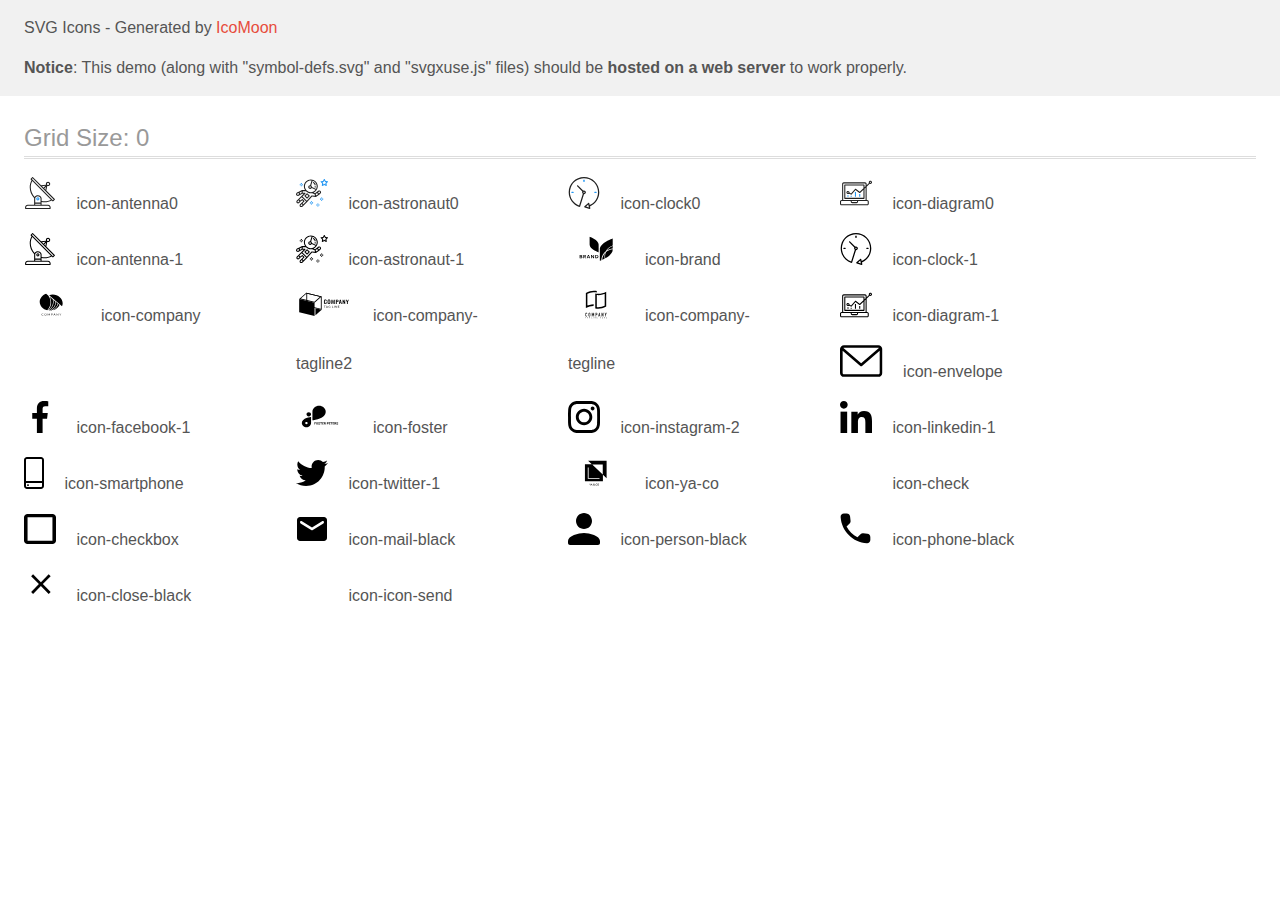
<file: images/icons/icomoon/demo-external-svg.html>
<!doctype html>
<html>
<head>
    <title>IcoMoon - SVG Icons</title>
    <meta charset="utf-8">
    <meta name="viewport" content="width=device-width, initial-scale=1">
    <link rel="stylesheet" href="demo-files/demo.css">
    <link rel="stylesheet" href="style.css">
</head>
<body>
<header class="bgc1 clearfix">
<div class="mhl">
    <p>SVG Icons - Generated by <a href="https://icomoon.io/app">IcoMoon</a></p><p><strong>Notice</strong>: This demo (along with "symbol-defs.svg" and "svgxuse.js" files) should be <b>hosted on a web server</b> to work properly.</p>
</div>
</header>
    <div class="clearfix mhl ptl">
        <h1 class="mvm mtn fgc1">Grid Size: 0</h1>
        <div class="glyph fs1">
            <div class="clearfix pbs">
                <svg class="icon icon-antenna0"><use xlink:href="symbol-defs.svg#icon-antenna0"></use></svg><span class="name"> icon-antenna0</span>
            </div>
        </div>
        <div class="glyph fs1">
            <div class="clearfix pbs">
                <svg class="icon icon-astronaut0"><use xlink:href="symbol-defs.svg#icon-astronaut0"></use></svg><span class="name"> icon-astronaut0</span>
            </div>
        </div>
        <div class="glyph fs1">
            <div class="clearfix pbs">
                <svg class="icon icon-clock0"><use xlink:href="symbol-defs.svg#icon-clock0"></use></svg><span class="name"> icon-clock0</span>
            </div>
        </div>
        <div class="glyph fs1">
            <div class="clearfix pbs">
                <svg class="icon icon-diagram0"><use xlink:href="symbol-defs.svg#icon-diagram0"></use></svg><span class="name"> icon-diagram0</span>
            </div>
        </div>
        <div class="glyph fs1">
            <div class="clearfix pbs">
                <svg class="icon icon-antenna-1"><use xlink:href="symbol-defs.svg#icon-antenna-1"></use></svg><span class="name"> icon-antenna-1</span>
            </div>
        </div>
        <div class="glyph fs1">
            <div class="clearfix pbs">
                <svg class="icon icon-astronaut-1"><use xlink:href="symbol-defs.svg#icon-astronaut-1"></use></svg><span class="name"> icon-astronaut-1</span>
            </div>
        </div>
        <div class="glyph fs1">
            <div class="clearfix pbs">
                <svg class="icon icon-brand"><use xlink:href="symbol-defs.svg#icon-brand"></use></svg><span class="name"> icon-brand</span>
            </div>
        </div>
        <div class="glyph fs1">
            <div class="clearfix pbs">
                <svg class="icon icon-clock-1"><use xlink:href="symbol-defs.svg#icon-clock-1"></use></svg><span class="name"> icon-clock-1</span>
            </div>
        </div>
        <div class="glyph fs1">
            <div class="clearfix pbs">
                <svg class="icon icon-company"><use xlink:href="symbol-defs.svg#icon-company"></use></svg><span class="name"> icon-company</span>
            </div>
        </div>
        <div class="glyph fs1">
            <div class="clearfix pbs">
                <svg class="icon icon-company-tagline2"><use xlink:href="symbol-defs.svg#icon-company-tagline2"></use></svg><span class="name"> icon-company-tagline2</span>
            </div>
        </div>
        <div class="glyph fs1">
            <div class="clearfix pbs">
                <svg class="icon icon-company-tegline"><use xlink:href="symbol-defs.svg#icon-company-tegline"></use></svg><span class="name"> icon-company-tegline</span>
            </div>
        </div>
        <div class="glyph fs1">
            <div class="clearfix pbs">
                <svg class="icon icon-diagram-1"><use xlink:href="symbol-defs.svg#icon-diagram-1"></use></svg><span class="name"> icon-diagram-1</span>
            </div>
        </div>
        <div class="glyph fs1">
            <div class="clearfix pbs">
                <svg class="icon icon-envelope"><use xlink:href="symbol-defs.svg#icon-envelope"></use></svg><span class="name"> icon-envelope</span>
            </div>
        </div>
        <div class="glyph fs1">
            <div class="clearfix pbs">
                <svg class="icon icon-facebook-1"><use xlink:href="symbol-defs.svg#icon-facebook-1"></use></svg><span class="name"> icon-facebook-1</span>
            </div>
        </div>
        <div class="glyph fs1">
            <div class="clearfix pbs">
                <svg class="icon icon-foster"><use xlink:href="symbol-defs.svg#icon-foster"></use></svg><span class="name"> icon-foster</span>
            </div>
        </div>
        <div class="glyph fs1">
            <div class="clearfix pbs">
                <svg class="icon icon-instagram-2"><use xlink:href="symbol-defs.svg#icon-instagram-2"></use></svg><span class="name"> icon-instagram-2</span>
            </div>
        </div>
        <div class="glyph fs1">
            <div class="clearfix pbs">
                <svg class="icon icon-linkedin-1"><use xlink:href="symbol-defs.svg#icon-linkedin-1"></use></svg><span class="name"> icon-linkedin-1</span>
            </div>
        </div>
        <div class="glyph fs1">
            <div class="clearfix pbs">
                <svg class="icon icon-smartphone"><use xlink:href="symbol-defs.svg#icon-smartphone"></use></svg><span class="name"> icon-smartphone</span>
            </div>
        </div>
        <div class="glyph fs1">
            <div class="clearfix pbs">
                <svg class="icon icon-twitter-1"><use xlink:href="symbol-defs.svg#icon-twitter-1"></use></svg><span class="name"> icon-twitter-1</span>
            </div>
        </div>
        <div class="glyph fs1">
            <div class="clearfix pbs">
                <svg class="icon icon-ya-co"><use xlink:href="symbol-defs.svg#icon-ya-co"></use></svg><span class="name"> icon-ya-co</span>
            </div>
        </div>
        <div class="glyph fs1">
            <div class="clearfix pbs">
                <svg class="icon icon-check"><use xlink:href="symbol-defs.svg#icon-check"></use></svg><span class="name"> icon-check</span>
            </div>
        </div>
        <div class="glyph fs1">
            <div class="clearfix pbs">
                <svg class="icon icon-checkbox"><use xlink:href="symbol-defs.svg#icon-checkbox"></use></svg><span class="name"> icon-checkbox</span>
            </div>
        </div>
        <div class="glyph fs1">
            <div class="clearfix pbs">
                <svg class="icon icon-mail-black"><use xlink:href="symbol-defs.svg#icon-mail-black"></use></svg><span class="name"> icon-mail-black</span>
            </div>
        </div>
        <div class="glyph fs1">
            <div class="clearfix pbs">
                <svg class="icon icon-person-black"><use xlink:href="symbol-defs.svg#icon-person-black"></use></svg><span class="name"> icon-person-black</span>
            </div>
        </div>
        <div class="glyph fs1">
            <div class="clearfix pbs">
                <svg class="icon icon-phone-black"><use xlink:href="symbol-defs.svg#icon-phone-black"></use></svg><span class="name"> icon-phone-black</span>
            </div>
        </div>
        <div class="glyph fs1">
            <div class="clearfix pbs">
                <svg class="icon icon-close-black"><use xlink:href="symbol-defs.svg#icon-close-black"></use></svg><span class="name"> icon-close-black</span>
            </div>
        </div>
        <div class="glyph fs1">
            <div class="clearfix pbs">
                <svg class="icon icon-icon-send"><use xlink:href="symbol-defs.svg#icon-icon-send"></use></svg><span class="name"> icon-icon-send</span>
            </div>
        </div>
  </div>
<script defer src="svgxuse.js"></script>
</body>
</html>
</file>
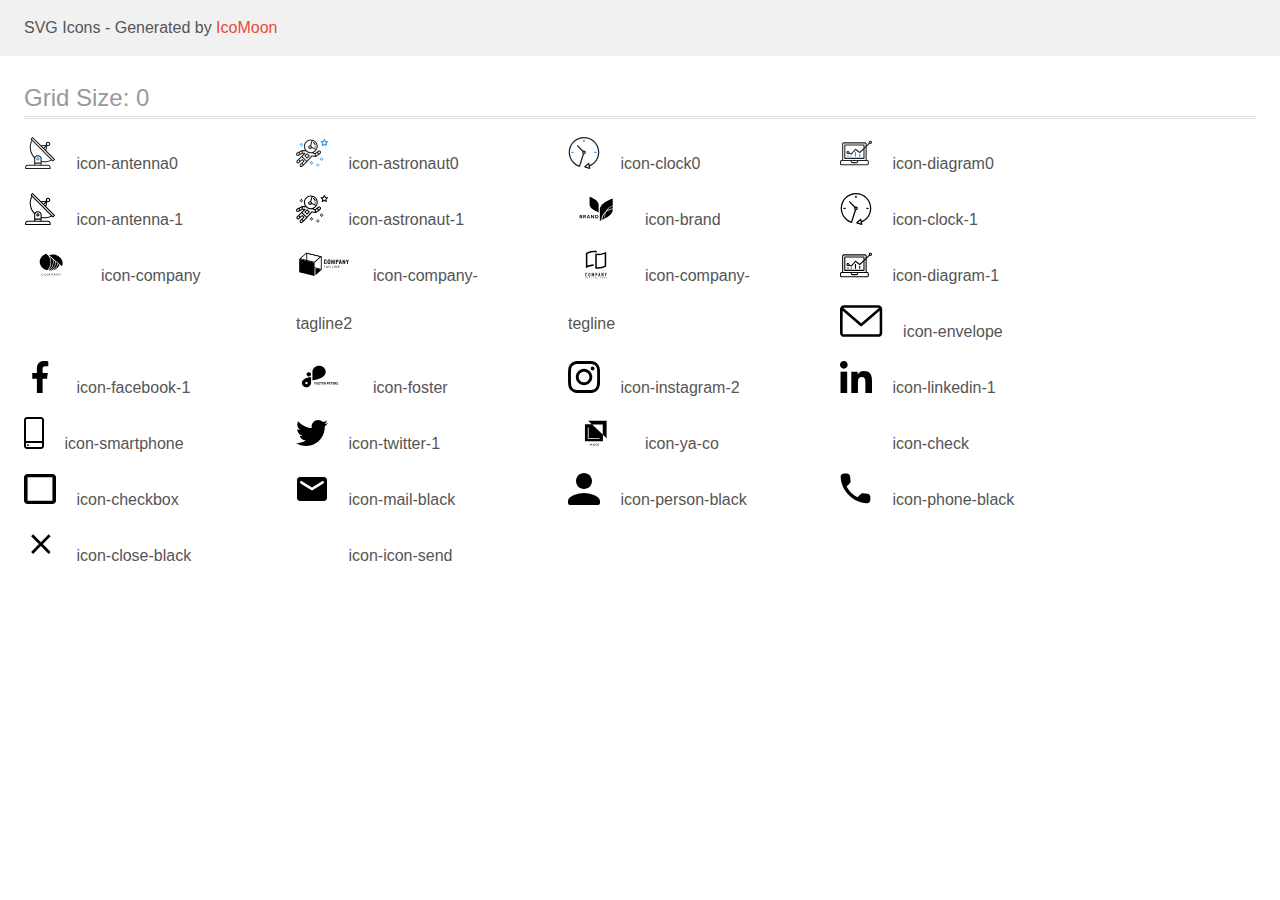
<file: images/icons/icomoon/demo.html>
<!doctype html>
<html>
<head>
    <title>IcoMoon - SVG Icons</title>
    <meta charset="utf-8">
    <meta name="viewport" content="width=device-width, initial-scale=1">
    <link rel="stylesheet" href="demo-files/demo.css">
    <link rel="stylesheet" href="style.css">
</head>
<body>
<svg aria-hidden="true" style="position: absolute; width: 0; height: 0; overflow: hidden;" version="1.1" xmlns="http://www.w3.org/2000/svg" xmlns:xlink="http://www.w3.org/1999/xlink">
<defs>
<symbol id="icon-antenna0" viewBox="0 0 32 32">
<path fill="#212121" style="fill: var(--color1, #212121)" d="M30.773 22.098l-8.443-8.505 0.937-4.615c0.242 0.094 0.499 0.144 0.758 0.146h0.006c1.192 0.014 2.17-0.941 2.184-2.133s-0.941-2.17-2.133-2.184c-1.192-0.014-2.17 0.941-2.184 2.133-0.003 0.255 0.039 0.509 0.125 0.749l-4.96 0.605-8.091-8.133c-0.099-0.101-0.235-0.159-0.377-0.16-0.14 0.001-0.274 0.056-0.373 0.155l-1.513 1.504c-0.208 0.208-0.208 0.546 0 0.754l0.814 0.826c-3.153 5.798-2.129 12.978 2.519 17.663 0.043 0.041 0.092 0.074 0.146 0.098-0.034 0.18-0.051 0.364-0.052 0.547v6.187h-6.4c-1.472 0.002-2.665 1.195-2.667 2.667v1.067c0 0.295 0.239 0.533 0.533 0.533h24.533c0.295 0 0.533-0.239 0.533-0.533v-1.067c-0.002-1.472-1.195-2.665-2.667-2.667h-6.4v-2.742c1.003 0.21 2.024 0.317 3.049 0.32 2.458-0.003 4.877-0.615 7.040-1.783l0.818 0.823c0.099 0.101 0.235 0.159 0.377 0.16 0.14-0.001 0.274-0.056 0.373-0.155l1.513-1.504c0.208-0.208 0.208-0.546 0-0.754zM23.28 6.233c0.418-0.415 1.093-0.414 1.508 0.004s0.414 1.093-0.004 1.508c-0.2 0.199-0.47 0.31-0.752 0.31h-0.003c-0.589-0.003-1.064-0.483-1.061-1.072 0.002-0.282 0.115-0.552 0.314-0.751h-0.002zM22.024 9.738l-0.598 2.946-1.175-1.182 1.774-1.763zM21.419 8.836l-1.92 1.909-1.485-1.493 3.405-0.415zM24.004 28.8c0.884 0 1.6 0.716 1.6 1.6v0.533h-23.467v-0.533c0-0.884 0.716-1.6 1.6-1.6h20.267zM16.537 26.667v1.067h-5.333v-1.067h5.333zM11.204 25.6v-4.053c0-1.294 1.196-2.347 2.667-2.347s2.667 1.053 2.667 2.347v4.053h-5.333zM17.604 23.904v-2.357c0-1.882-1.675-3.413-3.733-3.413-1.331-0.020-2.576 0.657-3.281 1.786-4.058-4.274-4.971-10.645-2.279-15.887l18.602 18.708c-2.872 1.461-6.165 1.873-9.309 1.163zM28.893 23.22l-21.057-21.181 0.755-0.752 7.935 7.98c0.004 0 0.006 0.007 0.010 0.010l13.115 13.191-0.757 0.752z"></path>
<path fill="#2196f3" style="fill: var(--color2, #2196f3)" d="M13.876 20.267h-0.005c-0.884-0.001-1.601 0.714-1.602 1.598s0.714 1.601 1.598 1.602h0.005c0.884 0.001 1.601-0.714 1.602-1.598s-0.714-1.601-1.598-1.602zM14.249 22.245c-0.1 0.1-0.236 0.156-0.378 0.155-0.295-0.002-0.532-0.242-0.531-0.536 0.001-0.141 0.057-0.276 0.157-0.375s0.233-0.154 0.373-0.155c0.295 0.002 0.532 0.241 0.53 0.536-0.001 0.141-0.057 0.276-0.157 0.375h0.005z"></path>
</symbol>
<symbol id="icon-astronaut0" viewBox="0 0 32 32">
<path fill="#2196f3" style="fill: var(--color2, #2196f3)" d="M31.974 4.524c-0.063-0.193-0.229-0.333-0.43-0.363l-1.91-0.278-0.855-1.731c-0.179-0.365-0.777-0.365-0.956 0l-0.855 1.731-1.91 0.278c-0.201 0.029-0.367 0.17-0.431 0.363-0.062 0.193-0.011 0.405 0.135 0.547l1.383 1.348-0.326 1.903c-0.034 0.2 0.048 0.402 0.212 0.522 0.166 0.121 0.382 0.135 0.562 0.040l1.709-0.899 1.709 0.899c0.078 0.041 0.164 0.061 0.249 0.061 0.11 0 0.221-0.034 0.314-0.102 0.164-0.119 0.246-0.322 0.212-0.522l-0.326-1.903 1.383-1.348c0.145-0.142 0.197-0.354 0.135-0.547zM29.511 5.851c-0.125 0.122-0.183 0.299-0.153 0.472l0.191 1.114-1-0.526c-0.078-0.041-0.163-0.061-0.249-0.061s-0.17 0.020-0.249 0.061l-1.001 0.526 0.191-1.114c0.030-0.173-0.028-0.349-0.153-0.472l-0.81-0.789 1.119-0.163c0.174-0.025 0.324-0.134 0.402-0.292l0.5-1.013 0.5 1.013c0.078 0.157 0.228 0.267 0.402 0.292l1.119 0.163-0.809 0.789z"></path>
<path fill="#2196f3" style="fill: var(--color2, #2196f3)" d="M26.134 20.522h-1.067v1.067h1.067v-1.067z"></path>
<path fill="#2196f3" style="fill: var(--color2, #2196f3)" d="M26.134 22.656h-1.067v1.067h1.067v-1.067z"></path>
<path fill="#2196f3" style="fill: var(--color2, #2196f3)" d="M27.2 21.589h-1.067v1.067h1.067v-1.067z"></path>
<path fill="#2196f3" style="fill: var(--color2, #2196f3)" d="M25.067 21.589h-1.067v1.067h1.067v-1.067z"></path>
<path fill="#2196f3" style="fill: var(--color2, #2196f3)" d="M22.4 26.389h-1.067v1.067h1.067v-1.067z"></path>
<path fill="#2196f3" style="fill: var(--color2, #2196f3)" d="M22.4 28.522h-1.067v1.067h1.067v-1.067z"></path>
<path fill="#2196f3" style="fill: var(--color2, #2196f3)" d="M23.467 27.456h-1.067v1.067h1.067v-1.067z"></path>
<path fill="#2196f3" style="fill: var(--color2, #2196f3)" d="M21.333 27.456h-1.067v1.067h1.067v-1.067z"></path>
<path fill="#2196f3" style="fill: var(--color2, #2196f3)" d="M16 24.256h-1.067v1.067h1.067v-1.067z"></path>
<path fill="#2196f3" style="fill: var(--color2, #2196f3)" d="M16 26.389h-1.067v1.067h1.067v-1.067z"></path>
<path fill="#2196f3" style="fill: var(--color2, #2196f3)" d="M17.067 25.322h-1.067v1.067h1.067v-1.067z"></path>
<path fill="#2196f3" style="fill: var(--color2, #2196f3)" d="M14.933 25.322h-1.067v1.067h1.067v-1.067z"></path>
<path fill="#2196f3" style="fill: var(--color2, #2196f3)" d="M5.867 6.122h-1.067v1.067h1.067v-1.067z"></path>
<path fill="#2196f3" style="fill: var(--color2, #2196f3)" d="M5.867 8.255h-1.067v1.067h1.067v-1.067z"></path>
<path fill="#2196f3" style="fill: var(--color2, #2196f3)" d="M6.933 7.189h-1.067v1.067h1.067v-1.067z"></path>
<path fill="#2196f3" style="fill: var(--color2, #2196f3)" d="M4.8 7.189h-1.067v1.067h1.067v-1.067z"></path>
<path fill="#212121" style="fill: var(--color1, #212121)" d="M24.715 14.159c-0.287-0.388-0.709-0.637-1.188-0.705-0.481-0.068-0.956 0.058-1.34 0.352l-1.252 0.96-1.898 1.417-1.358-0.541c2.421-1.086 4.114-3.508 4.114-6.32 0-3.823-3.123-6.933-6.961-6.933s-6.961 3.11-6.961 6.933c0 1.386 0.414 2.674 1.12 3.758l-2.764-0.024c-0.002 0-0.003 0-0.005 0-0.009 0-0.015 0.004-0.023 0.005-0.053 0.002-0.105 0.013-0.155 0.031-0.013 0.005-0.026 0.008-0.038 0.013-0.006 0.003-0.013 0.003-0.019 0.006l-3.233 1.596c-0.001 0-0.001 0-0.001 0.001l-1.893 0.911c-0.021 0.009-0.042 0.021-0.063 0.035-0.755 0.502-1.012 1.489-0.598 2.295 0.22 0.429 0.595 0.745 1.056 0.889 0.178 0.055 0.359 0.083 0.539 0.083 0.29 0 0.577-0.071 0.839-0.211l1.388-0.738 2.264-1.169 1.357-0.008-5.442 5.416c-0.001 0.001-0.001 0.001-0.002 0.001l-1.339 1.333c-0.316 0.315-0.49 0.732-0.49 1.178s0.174 0.863 0.49 1.179c0.325 0.323 0.752 0.485 1.179 0.485s0.854-0.162 1.18-0.485l1.314-1.309 1.741-1.3 0.901 0.897-1.762 1.754c-0 0.001-0.001 0.001-0.002 0.001l-1.339 1.333c-0.316 0.315-0.49 0.732-0.49 1.178s0.174 0.863 0.49 1.179c0.325 0.323 0.753 0.485 1.18 0.485s0.855-0.162 1.18-0.485l3.482-3.467c0.001-0.001 0.001-0.001 0.001-0.002l1.010-1-0.004-0.004c0.006-0.006 0.015-0.009 0.022-0.015l5.166-5.658 3.471 0.494c0.025 0.004 0.050 0.005 0.075 0.005 0.065 0 0.127-0.015 0.187-0.038 0.018-0.006 0.033-0.015 0.050-0.023 0.019-0.010 0.039-0.015 0.058-0.027l3.213-2.133c0.012-0.008 0.018-0.021 0.029-0.029 0.013-0.010 0.029-0.014 0.041-0.026l1.271-1.191c0.662-0.62 0.753-1.635 0.212-2.362zM2.13 17.77c-0.173 0.093-0.37 0.111-0.558 0.052-0.187-0.058-0.338-0.186-0.427-0.358-0.161-0.314-0.068-0.695 0.214-0.902l1.314-0.632 0.449 1.312-0.992 0.528zM5.628 15.942l-1.548 0.8-0.439-1.283 2.027-1.001-0.040 1.484zM20.727 9.322c0 0.918-0.219 1.785-0.599 2.559l-4.181-1.899c-0.044-0.573-0.341-1.075-0.788-1.388l1.464-4.86c2.378 0.756 4.105 2.974 4.105 5.588zM8.938 9.322c0-3.235 2.644-5.867 5.894-5.867 0.253 0 0.5 0.021 0.745 0.052l-1.432 4.754c-0.019-0.001-0.037-0.006-0.057-0.006-1.033 0-1.873 0.837-1.873 1.867s0.84 1.867 1.873 1.867c0.694 0 1.294-0.383 1.618-0.945l3.862 1.755c-1.075 1.446-2.795 2.39-4.737 2.39-3.25 0-5.894-2.632-5.894-5.867zM14.894 10.122c0 0.441-0.362 0.8-0.806 0.8s-0.806-0.359-0.806-0.8c0-0.441 0.362-0.8 0.806-0.8s0.806 0.359 0.806 0.8zM2.465 25.146c-0.236 0.234-0.619 0.234-0.854 0.001-0.114-0.114-0.176-0.263-0.176-0.423s0.062-0.309 0.176-0.421l0.962-0.958 0.851 0.848-0.959 0.955zM5.679 28.88c-0.236 0.234-0.619 0.235-0.855 0.001-0.114-0.114-0.176-0.263-0.176-0.423s0.062-0.309 0.176-0.421l0.963-0.959 0.852 0.848-0.96 0.955zM9.16 25.411c-0.001 0-0.001 0-0.002 0.001l-1.765 1.76-0.852-0.848 1.763-1.755c0 0 0 0 0-0s0.001-0.001 0.002-0.001c0.040-0.040 0.065-0.088 0.090-0.135 0.007-0.014 0.020-0.026 0.026-0.040 0.017-0.041 0.019-0.085 0.026-0.129 0.003-0.025 0.014-0.047 0.014-0.073 0-0.036-0.013-0.070-0.020-0.106-0.006-0.032-0.006-0.065-0.019-0.095-0.020-0.050-0.055-0.094-0.091-0.138-0.010-0.012-0.014-0.027-0.025-0.038 0 0 0 0-0.001 0s-0.001-0.002-0.001-0.002l-1.607-1.6c-0.017-0.017-0.039-0.024-0.058-0.038-0.028-0.022-0.055-0.042-0.087-0.058-0.030-0.015-0.061-0.024-0.093-0.033-0.034-0.010-0.067-0.017-0.103-0.020-0.033-0.002-0.063 0.001-0.095 0.005-0.036 0.004-0.069 0.009-0.104 0.020-0.034 0.011-0.063 0.027-0.094 0.045-0.020 0.011-0.042 0.015-0.061 0.029l-1.773 1.324-0.901-0.897 2.399-2.386 4.361 4.289-0.928 0.919zM15.979 18.394c-0.015-0.002-0.030 0.004-0.045 0.003-0.039-0.002-0.076 0.001-0.115 0.007-0.030 0.005-0.059 0.011-0.088 0.021-0.034 0.012-0.065 0.028-0.097 0.047-0.030 0.018-0.057 0.037-0.083 0.061-0.013 0.011-0.028 0.017-0.040 0.029l-4.698 5.146-4.328-4.257 2.833-2.818c0.209-0.208 0.21-0.546 0.002-0.755-0.105-0.105-0.243-0.157-0.381-0.156v-0.001l-2.219 0.013 0.028-1.607 3.104 0.027c1.265 1.294 3.029 2.101 4.981 2.101 0.437 0 0.864-0.045 1.279-0.123 0.040 0.032 0.079 0.065 0.13 0.085l2.41 0.96 0.331 1.644-3.003-0.427zM20.020 18.572l-0.313-1.558 1.446-1.080 0.947 1.257-2.080 1.381zM23.774 15.741l-0.838 0.785-0.931-1.236 0.831-0.637c0.155-0.119 0.351-0.168 0.543-0.143 0.193 0.027 0.364 0.128 0.48 0.284 0.217 0.292 0.18 0.699-0.085 0.947z"></path>
<path fill="#212121" style="fill: var(--color1, #212121)" d="M13.602 18.544l-2.143-2.133c-0.207-0.207-0.545-0.207-0.753 0l-2.142 2.133c-0.1 0.101-0.157 0.236-0.157 0.378s0.056 0.278 0.157 0.378l2.142 2.133c0.104 0.103 0.241 0.155 0.377 0.155s0.273-0.052 0.376-0.155l2.143-2.133c0.1-0.1 0.157-0.236 0.157-0.378s-0.057-0.278-0.157-0.378zM11.083 20.303l-1.387-1.381 1.387-1.381 1.387 1.381-1.387 1.381z"></path>
<path fill="#212121" style="fill: var(--color1, #212121)" d="M17.164 5.071l-0.258 1.036c0.071 0.018 1.738 0.452 1.738 2.149h1.067c-0-2.017-1.666-2.965-2.547-3.185z"></path>
<path fill="#212121" style="fill: var(--color1, #212121)" d="M19.711 9.322h-1.067v1.067h1.067v-1.067z"></path>
</symbol>
<symbol id="icon-clock0" viewBox="0 0 32 32">
<path fill="#212121" style="fill: var(--color1, #212121)" d="M31.297 15.301c-0.002-8.452-6.855-15.303-15.308-15.301s-15.303 6.855-15.301 15.308c0.001 6.658 4.307 12.551 10.649 14.576 0.061 0.019 0.124 0.029 0.187 0.029 0.121-0 0.239-0.032 0.342-0.094 0.135-0.080 0.236-0.207 0.283-0.356l3.865-12.25c1.057-0.005 1.909-0.866 1.903-1.923s-0.866-1.909-1.923-1.903c-0.284 0.001-0.565 0.067-0.82 0.191l-5.106-5.107c-0.253-0.245-0.657-0.238-0.902 0.016-0.239 0.247-0.239 0.639 0 0.886l5.103 5.109c-0.392 0.799-0.168 1.764 0.536 2.309l-3.683 11.673c-7.278-2.681-11.004-10.754-8.323-18.032s10.754-11.004 18.032-8.323 11.004 10.754 8.323 18.032c-1.31 3.556-4.001 6.431-7.462 7.973l-0.398-1.874c-0.073-0.344-0.411-0.565-0.756-0.492-0.109 0.023-0.209 0.074-0.292 0.148l-3.837 3.426c-0.263 0.234-0.287 0.637-0.052 0.9 0.076 0.085 0.174 0.149 0.283 0.184l4.899 1.563c0.335 0.108 0.694-0.077 0.802-0.412 0.034-0.106 0.040-0.219 0.017-0.328l-0.391-1.839c5.664-2.388 9.342-7.942 9.329-14.089zM15.992 14.664c0.352 0 0.638 0.286 0.638 0.638s-0.286 0.638-0.638 0.638c-0.352 0-0.638-0.285-0.638-0.638s0.285-0.638 0.638-0.638zM18.093 29.528l2.184-1.948 0.603 2.84-2.787-0.892z"></path>
<path fill="#2196f3" style="fill: var(--color2, #2196f3)" d="M15.354 3.185v1.275c0 0.352 0.285 0.638 0.638 0.638s0.638-0.285 0.638-0.638v-1.275c0-0.352-0.286-0.638-0.638-0.638s-0.638 0.286-0.638 0.638z"></path>
<path fill="#2196f3" style="fill: var(--color2, #2196f3)" d="M3.876 14.664c-0.352 0-0.638 0.286-0.638 0.638s0.285 0.638 0.638 0.638h1.275c0.352 0 0.638-0.285 0.638-0.638s-0.285-0.638-0.638-0.638h-1.275z"></path>
<path fill="#2196f3" style="fill: var(--color2, #2196f3)" d="M28.108 15.939c0.352 0 0.638-0.285 0.638-0.638s-0.285-0.638-0.638-0.638h-1.275c-0.352 0-0.638 0.286-0.638 0.638s0.286 0.638 0.638 0.638h1.275z"></path>
</symbol>
<symbol id="icon-diagram0" viewBox="0 0 32 32">
<path fill="#2196f3" style="fill: var(--color2, #2196f3)" d="M14.926 14.965h1.066v4.798h-1.066v-4.797z"></path>
<path fill="#2196f3" style="fill: var(--color2, #2196f3)" d="M19.19 17.097h1.066v2.665h-1.066v-2.665z"></path>
<path fill="#2196f3" style="fill: var(--color2, #2196f3)" d="M10.661 18.696h1.066v1.066h-1.066v-1.066z"></path>
<path fill="#2196f3" style="fill: var(--color2, #2196f3)" d="M7.463 18.163h1.066v1.599h-1.066v-1.599z"></path>
<path fill="#212121" style="fill: var(--color1, #212121)" d="M1.599 28.291h25.587c0.883 0 1.599-0.716 1.599-1.599v-2.132c0-0.883-0.716-1.599-1.599-1.599h-0.533v-13.293l3.028-2.868c0.703 0.346 1.553 0.136 2.013-0.499s0.396-1.508-0.152-2.068-1.42-0.644-2.065-0.198c-0.644 0.446-0.873 1.292-0.542 2.002l-2.281 2.163v-1.23c0-0.883-0.716-1.599-1.599-1.599h-21.322c-0.883 0-1.599 0.716-1.599 1.599v15.992h-0.533c-0.883 0-1.599 0.716-1.599 1.599v2.132c0 0.883 0.716 1.599 1.599 1.599zM30.384 4.837c0.294 0 0.533 0.239 0.533 0.533s-0.239 0.533-0.533 0.533c-0.294 0-0.533-0.239-0.533-0.533s0.239-0.533 0.533-0.533zM3.198 6.969c0-0.294 0.239-0.533 0.533-0.533h21.322c0.294 0 0.533 0.239 0.533 0.533v2.239l-1.066 1.013v-2.186c0-0.294-0.239-0.533-0.533-0.533h-19.19c-0.294 0-0.533 0.239-0.533 0.533v13.326c0 0.294 0.239 0.533 0.533 0.533h19.19c0.294 0 0.533-0.239 0.533-0.533v-9.674l1.066-1.010v12.284h-22.388v-15.992zM7.996 13.899c-0.721-0.002-1.354 0.478-1.546 1.174s0.105 1.433 0.725 1.801c0.62 0.368 1.41 0.276 1.928-0.226l1.853 0.93c0.215 0.108 0.476 0.057 0.636-0.123l3.939-4.431 3.872 2.901c0.208 0.156 0.498 0.139 0.686-0.039l3.365-3.188v8.131h-18.124v-12.26h18.124v2.66l-3.771 3.572-3.904-2.927c-0.222-0.166-0.534-0.135-0.718 0.072l-3.993 4.493-1.493-0.746c0.011-0.064 0.018-0.129 0.020-0.193 0-0.883-0.716-1.599-1.599-1.599zM8.529 15.498c0 0.294-0.239 0.533-0.533 0.533s-0.533-0.239-0.533-0.533c0-0.294 0.239-0.533 0.533-0.533s0.533 0.239 0.533 0.533zM11.727 24.027h5.331v0.533c0 0.294-0.239 0.533-0.533 0.533h-4.264c-0.294 0-0.533-0.239-0.533-0.533v-0.533zM1.066 24.56c0-0.294 0.239-0.533 0.533-0.533h9.062v0.533c0 0.883 0.716 1.599 1.599 1.599h4.264c0.883 0 1.599-0.716 1.599-1.599v-0.533h9.062c0.294 0 0.533 0.239 0.533 0.533v2.132c0 0.294-0.239 0.533-0.533 0.533h-25.587c-0.294 0-0.533-0.239-0.533-0.533v-2.132z"></path>
</symbol>
<symbol id="icon-antenna-1" viewBox="0 0 32 32">
<path d="M30.773 22.098l-8.443-8.505 0.937-4.615c0.242 0.094 0.499 0.144 0.758 0.146h0.006c1.192 0.014 2.17-0.941 2.184-2.133s-0.941-2.17-2.133-2.184c-1.192-0.014-2.17 0.941-2.184 2.133-0.003 0.255 0.039 0.509 0.125 0.749l-4.96 0.605-8.091-8.133c-0.099-0.101-0.235-0.159-0.377-0.16-0.14 0.001-0.274 0.056-0.373 0.155l-1.513 1.504c-0.208 0.208-0.208 0.546 0 0.754l0.814 0.826c-3.153 5.798-2.129 12.978 2.519 17.663 0.043 0.041 0.092 0.074 0.146 0.098-0.034 0.18-0.051 0.364-0.052 0.547v6.187h-6.4c-1.472 0.002-2.665 1.195-2.667 2.667v1.067c0 0.295 0.239 0.533 0.533 0.533h24.533c0.295 0 0.533-0.239 0.533-0.533v-1.067c-0.002-1.472-1.195-2.665-2.667-2.667h-6.4v-2.742c1.003 0.21 2.024 0.317 3.049 0.32 2.458-0.003 4.877-0.615 7.040-1.783l0.818 0.823c0.099 0.101 0.235 0.159 0.377 0.16 0.14-0.001 0.274-0.056 0.373-0.155l1.513-1.504c0.208-0.208 0.208-0.546 0-0.754zM23.28 6.233c0.418-0.415 1.093-0.414 1.508 0.004s0.414 1.093-0.004 1.508c-0.2 0.199-0.47 0.31-0.752 0.31h-0.003c-0.589-0.003-1.064-0.483-1.061-1.072 0.002-0.282 0.115-0.552 0.314-0.751h-0.002zM22.024 9.738l-0.598 2.946-1.175-1.182 1.774-1.763zM21.419 8.836l-1.92 1.909-1.485-1.493 3.405-0.415zM24.004 28.8c0.884 0 1.6 0.716 1.6 1.6v0.533h-23.467v-0.533c0-0.884 0.716-1.6 1.6-1.6h20.267zM16.537 26.667v1.067h-5.333v-1.067h5.333zM11.204 25.6v-4.053c0-1.294 1.196-2.347 2.667-2.347s2.667 1.053 2.667 2.347v4.053h-5.333zM17.604 23.904v-2.357c0-1.882-1.675-3.413-3.733-3.413-1.331-0.020-2.576 0.657-3.281 1.786-4.058-4.274-4.971-10.645-2.279-15.887l18.602 18.708c-2.872 1.461-6.165 1.873-9.309 1.163zM28.893 23.22l-21.057-21.181 0.755-0.752 7.935 7.98c0.004 0 0.006 0.007 0.010 0.010l13.115 13.191-0.757 0.752z"></path>
<path d="M13.876 20.267h-0.005c-0.884-0.001-1.601 0.714-1.602 1.598s0.714 1.601 1.598 1.602h0.005c0.884 0.001 1.601-0.714 1.602-1.598s-0.714-1.601-1.598-1.602zM14.249 22.245c-0.1 0.1-0.236 0.156-0.378 0.155-0.295-0.002-0.532-0.242-0.531-0.536 0.001-0.141 0.057-0.276 0.157-0.375s0.233-0.154 0.373-0.155c0.295 0.002 0.532 0.241 0.53 0.536-0.001 0.141-0.057 0.276-0.157 0.375h0.005z"></path>
</symbol>
<symbol id="icon-astronaut-1" viewBox="0 0 32 32">
<path d="M31.974 4.524c-0.063-0.193-0.229-0.333-0.43-0.363l-1.91-0.278-0.855-1.731c-0.179-0.365-0.777-0.365-0.956 0l-0.855 1.731-1.91 0.278c-0.201 0.029-0.367 0.17-0.431 0.363-0.062 0.193-0.011 0.405 0.135 0.547l1.383 1.348-0.326 1.903c-0.034 0.2 0.048 0.402 0.212 0.522 0.166 0.121 0.382 0.135 0.562 0.040l1.709-0.899 1.709 0.899c0.078 0.041 0.164 0.061 0.249 0.061 0.11 0 0.221-0.034 0.314-0.102 0.164-0.119 0.246-0.322 0.212-0.522l-0.326-1.903 1.383-1.348c0.145-0.142 0.197-0.354 0.135-0.547zM29.511 5.851c-0.125 0.122-0.183 0.299-0.153 0.472l0.191 1.114-1-0.526c-0.078-0.041-0.163-0.061-0.249-0.061s-0.17 0.020-0.249 0.061l-1.001 0.526 0.191-1.114c0.030-0.173-0.028-0.349-0.153-0.472l-0.81-0.789 1.119-0.163c0.174-0.025 0.324-0.134 0.402-0.292l0.5-1.013 0.5 1.013c0.078 0.157 0.228 0.267 0.402 0.292l1.119 0.163-0.809 0.789z"></path>
<path d="M26.134 20.522h-1.067v1.067h1.067v-1.067z"></path>
<path d="M26.134 22.656h-1.067v1.067h1.067v-1.067z"></path>
<path d="M27.2 21.589h-1.067v1.067h1.067v-1.067z"></path>
<path d="M25.067 21.589h-1.067v1.067h1.067v-1.067z"></path>
<path d="M22.4 26.389h-1.067v1.067h1.067v-1.067z"></path>
<path d="M22.4 28.522h-1.067v1.067h1.067v-1.067z"></path>
<path d="M23.467 27.456h-1.067v1.067h1.067v-1.067z"></path>
<path d="M21.333 27.456h-1.067v1.067h1.067v-1.067z"></path>
<path d="M16 24.256h-1.067v1.067h1.067v-1.067z"></path>
<path d="M16 26.389h-1.067v1.067h1.067v-1.067z"></path>
<path d="M17.067 25.322h-1.067v1.067h1.067v-1.067z"></path>
<path d="M14.933 25.322h-1.067v1.067h1.067v-1.067z"></path>
<path d="M5.867 6.122h-1.067v1.067h1.067v-1.067z"></path>
<path d="M5.867 8.255h-1.067v1.067h1.067v-1.067z"></path>
<path d="M6.933 7.189h-1.067v1.067h1.067v-1.067z"></path>
<path d="M4.8 7.189h-1.067v1.067h1.067v-1.067z"></path>
<path d="M24.715 14.159c-0.287-0.388-0.709-0.637-1.188-0.705-0.481-0.068-0.956 0.058-1.34 0.352l-1.252 0.96-1.898 1.417-1.358-0.541c2.421-1.086 4.114-3.508 4.114-6.32 0-3.823-3.123-6.933-6.961-6.933s-6.961 3.11-6.961 6.933c0 1.386 0.414 2.674 1.12 3.758l-2.764-0.024c-0.002 0-0.003 0-0.005 0-0.009 0-0.015 0.004-0.023 0.005-0.053 0.002-0.105 0.013-0.155 0.031-0.013 0.005-0.026 0.008-0.038 0.013-0.006 0.003-0.013 0.003-0.019 0.006l-3.233 1.596c-0.001 0-0.001 0-0.001 0.001l-1.893 0.911c-0.021 0.009-0.042 0.021-0.063 0.035-0.755 0.502-1.012 1.489-0.598 2.295 0.22 0.429 0.595 0.745 1.056 0.889 0.178 0.055 0.359 0.083 0.539 0.083 0.29 0 0.577-0.071 0.839-0.211l1.388-0.738 2.264-1.169 1.357-0.008-5.442 5.416c-0.001 0.001-0.001 0.001-0.002 0.001l-1.339 1.333c-0.316 0.315-0.49 0.732-0.49 1.178s0.174 0.863 0.49 1.179c0.325 0.323 0.752 0.485 1.179 0.485s0.854-0.162 1.18-0.485l1.314-1.309 1.741-1.3 0.901 0.897-1.762 1.754c-0 0.001-0.001 0.001-0.002 0.001l-1.339 1.333c-0.316 0.315-0.49 0.732-0.49 1.178s0.174 0.863 0.49 1.179c0.325 0.323 0.753 0.485 1.18 0.485s0.855-0.162 1.18-0.485l3.482-3.467c0.001-0.001 0.001-0.001 0.001-0.002l1.010-1-0.004-0.004c0.006-0.006 0.015-0.009 0.022-0.015l5.166-5.658 3.471 0.494c0.025 0.004 0.050 0.005 0.075 0.005 0.065 0 0.127-0.015 0.187-0.038 0.018-0.006 0.033-0.015 0.050-0.023 0.019-0.010 0.039-0.015 0.058-0.027l3.213-2.133c0.012-0.008 0.018-0.021 0.029-0.029 0.013-0.010 0.029-0.014 0.041-0.026l1.271-1.191c0.662-0.62 0.753-1.635 0.212-2.362zM2.13 17.77c-0.173 0.093-0.37 0.111-0.558 0.052-0.187-0.058-0.338-0.186-0.427-0.358-0.161-0.314-0.068-0.695 0.214-0.902l1.314-0.632 0.449 1.312-0.992 0.528zM5.628 15.942l-1.548 0.8-0.439-1.283 2.027-1.001-0.040 1.484zM20.727 9.322c0 0.918-0.219 1.785-0.599 2.559l-4.181-1.899c-0.044-0.573-0.341-1.075-0.788-1.388l1.464-4.86c2.378 0.756 4.105 2.974 4.105 5.588zM8.938 9.322c0-3.235 2.644-5.867 5.894-5.867 0.253 0 0.5 0.021 0.745 0.052l-1.432 4.754c-0.019-0.001-0.037-0.006-0.057-0.006-1.033 0-1.873 0.837-1.873 1.867s0.84 1.867 1.873 1.867c0.694 0 1.294-0.383 1.618-0.945l3.862 1.755c-1.075 1.446-2.795 2.39-4.737 2.39-3.25 0-5.894-2.632-5.894-5.867zM14.894 10.122c0 0.441-0.362 0.8-0.806 0.8s-0.806-0.359-0.806-0.8c0-0.441 0.362-0.8 0.806-0.8s0.806 0.359 0.806 0.8zM2.465 25.146c-0.236 0.234-0.619 0.234-0.854 0.001-0.114-0.114-0.176-0.263-0.176-0.423s0.062-0.309 0.176-0.421l0.962-0.958 0.851 0.848-0.959 0.955zM5.679 28.88c-0.236 0.234-0.619 0.235-0.855 0.001-0.114-0.114-0.176-0.263-0.176-0.423s0.062-0.309 0.176-0.421l0.963-0.959 0.852 0.848-0.96 0.955zM9.16 25.411c-0.001 0-0.001 0-0.002 0.001l-1.765 1.76-0.852-0.848 1.763-1.755c0 0 0 0 0-0s0.001-0.001 0.002-0.001c0.040-0.040 0.065-0.088 0.090-0.135 0.007-0.014 0.020-0.026 0.026-0.040 0.017-0.041 0.019-0.085 0.026-0.129 0.003-0.025 0.014-0.047 0.014-0.073 0-0.036-0.013-0.070-0.020-0.106-0.006-0.032-0.006-0.065-0.019-0.095-0.020-0.050-0.055-0.094-0.091-0.138-0.010-0.012-0.014-0.027-0.025-0.038 0 0 0 0-0.001 0s-0.001-0.002-0.001-0.002l-1.607-1.6c-0.017-0.017-0.039-0.024-0.058-0.038-0.028-0.022-0.055-0.042-0.087-0.058-0.030-0.015-0.061-0.024-0.093-0.033-0.034-0.010-0.067-0.017-0.103-0.020-0.033-0.002-0.063 0.001-0.095 0.005-0.036 0.004-0.069 0.009-0.104 0.020-0.034 0.011-0.063 0.027-0.094 0.045-0.020 0.011-0.042 0.015-0.061 0.029l-1.773 1.324-0.901-0.897 2.399-2.386 4.361 4.289-0.928 0.919zM15.979 18.394c-0.015-0.002-0.030 0.004-0.045 0.003-0.039-0.002-0.076 0.001-0.115 0.007-0.030 0.005-0.059 0.011-0.088 0.021-0.034 0.012-0.065 0.028-0.097 0.047-0.030 0.018-0.057 0.037-0.083 0.061-0.013 0.011-0.028 0.017-0.040 0.029l-4.698 5.146-4.328-4.257 2.833-2.818c0.209-0.208 0.21-0.546 0.002-0.755-0.105-0.105-0.243-0.157-0.381-0.156v-0.001l-2.219 0.013 0.028-1.607 3.104 0.027c1.265 1.294 3.029 2.101 4.981 2.101 0.437 0 0.864-0.045 1.279-0.123 0.040 0.032 0.079 0.065 0.13 0.085l2.41 0.96 0.331 1.644-3.003-0.427zM20.020 18.572l-0.313-1.558 1.446-1.080 0.947 1.257-2.080 1.381zM23.774 15.741l-0.838 0.785-0.931-1.236 0.831-0.637c0.155-0.119 0.351-0.168 0.543-0.143 0.193 0.027 0.364 0.128 0.48 0.284 0.217 0.292 0.18 0.699-0.085 0.947z"></path>
<path d="M13.602 18.544l-2.143-2.133c-0.207-0.207-0.545-0.207-0.753 0l-2.142 2.133c-0.1 0.101-0.157 0.236-0.157 0.378s0.056 0.278 0.157 0.378l2.142 2.133c0.104 0.103 0.241 0.155 0.377 0.155s0.273-0.052 0.376-0.155l2.143-2.133c0.1-0.1 0.157-0.236 0.157-0.378s-0.057-0.278-0.157-0.378zM11.083 20.303l-1.387-1.381 1.387-1.381 1.387 1.381-1.387 1.381z"></path>
<path d="M17.164 5.071l-0.258 1.036c0.071 0.018 1.738 0.452 1.738 2.149h1.067c-0-2.017-1.666-2.965-2.547-3.185z"></path>
<path d="M19.711 9.322h-1.067v1.067h1.067v-1.067z"></path>
</symbol>
<symbol id="icon-brand" viewBox="0 0 57 32">
<path d="M14.27 23.859c0.13 0.147 0.199 0.332 0.196 0.521 0.007 0.123-0.017 0.247-0.070 0.361s-0.132 0.216-0.233 0.297c-0.252 0.175-0.565 0.26-0.881 0.24h-1.549v-3.302h1.517c0.299-0.018 0.596 0.059 0.84 0.219 0.098 0.075 0.176 0.17 0.227 0.277s0.074 0.224 0.068 0.341c0.009 0.182-0.054 0.361-0.176 0.505-0.118 0.131-0.28 0.222-0.462 0.258 0.205 0.034 0.391 0.134 0.523 0.282zM12.454 23.36h0.648c0.147 0.010 0.294-0.029 0.412-0.11 0.049-0.040 0.087-0.090 0.111-0.146s0.034-0.116 0.028-0.176c0.005-0.060-0.005-0.12-0.029-0.175s-0.061-0.106-0.108-0.147c-0.122-0.083-0.273-0.123-0.425-0.111h-0.638v0.866zM13.578 24.627c0.052-0.041 0.093-0.093 0.12-0.151s0.038-0.121 0.034-0.184c0.004-0.064-0.008-0.127-0.035-0.186s-0.069-0.111-0.121-0.153c-0.127-0.086-0.283-0.128-0.44-0.119h-0.68v0.908h0.689c0.155 0.008 0.309-0.032 0.435-0.114z"></path>
<path d="M17.371 25.278l-0.844-1.291h-0.317v1.291h-0.726v-3.302h1.374c0.346-0.022 0.689 0.078 0.957 0.281 0.192 0.179 0.308 0.415 0.327 0.666s-0.061 0.499-0.224 0.7c-0.17 0.178-0.401 0.296-0.655 0.336l0.898 1.32h-0.789zM16.21 23.538h0.594c0.412 0 0.618-0.167 0.618-0.5 0.004-0.068-0.007-0.136-0.033-0.2s-0.066-0.122-0.118-0.171c-0.13-0.099-0.298-0.147-0.467-0.134h-0.601l0.007 1.005z"></path>
<path d="M21.339 24.614h-1.446l-0.255 0.665h-0.761l1.328-3.265h0.823l1.323 3.265h-0.761l-0.25-0.665zM21.145 24.114l-0.529-1.394-0.529 1.394h1.057z"></path>
<path d="M26.305 25.278h-0.721l-1.616-2.245v2.245h-0.719v-3.302h0.719l1.616 2.258v-2.258h0.721v3.302z"></path>
<path d="M30.417 24.488c-0.149 0.249-0.376 0.452-0.652 0.582-0.314 0.145-0.662 0.217-1.013 0.208h-1.283v-3.302h1.283c0.351-0.008 0.698 0.061 1.013 0.203 0.276 0.127 0.503 0.328 0.652 0.576 0.148 0.269 0.226 0.565 0.226 0.866s-0.077 0.598-0.226 0.866zM29.593 24.409c0.206-0.219 0.319-0.499 0.319-0.788s-0.113-0.569-0.319-0.788c-0.249-0.199-0.573-0.3-0.902-0.281h-0.5v2.137h0.5c0.329 0.019 0.654-0.082 0.902-0.281z"></path>
<path d="M21.79 3.609c0 0 9.301 3.215 9.103 7.867v7.869c0 0-9.294-3.217-9.1-7.869l-0.004-7.867z"></path>
<path d="M39.179 17.503c1.757-1.107 3.788-1.792 5.909-1.994v-2.463c-2.444 0.862-4.517 2.426-5.909 4.457z"></path>
<path d="M38.124 18.245c1.438-2.651 3.93-4.696 6.964-5.715v-7.098c0 0-13.245 4.58-12.965 11.205v11.203c0 0 0.59-0.205 1.519-0.589 0-0.358 0-0.719 0.042-1.082 0.274-3.076 1.871-5.926 4.44-7.924z"></path>
<path d="M36.864 22.407c0.070-0.777 0.225-1.546 0.463-2.294-1.599 1.725-2.568 3.866-2.77 6.122-0.019 0.213-0.030 0.426-0.035 0.645 0.752-0.331 1.628-0.744 2.548-1.229-0.235-1.067-0.304-2.159-0.206-3.244z"></path>
<path d="M37.391 22.447c-0.088 0.982-0.033 1.969 0.164 2.938 3.619-1.983 7.685-5.046 7.528-8.748v-0.323c-2.585 0.265-5.004 1.3-6.885 2.946-0.44 1.020-0.712 2.094-0.807 3.188z"></path>
</symbol>
<symbol id="icon-clock-1" viewBox="0 0 32 32">
<path d="M31.297 15.301c-0.002-8.452-6.855-15.303-15.308-15.301s-15.303 6.855-15.301 15.308c0.001 6.658 4.307 12.551 10.649 14.576 0.061 0.019 0.124 0.029 0.187 0.029 0.121-0 0.239-0.032 0.342-0.094 0.135-0.080 0.236-0.207 0.283-0.356l3.865-12.25c1.057-0.005 1.909-0.866 1.903-1.923s-0.866-1.909-1.923-1.903c-0.284 0.001-0.565 0.067-0.82 0.191l-5.106-5.107c-0.253-0.245-0.657-0.238-0.902 0.016-0.239 0.247-0.239 0.639 0 0.886l5.103 5.109c-0.392 0.799-0.168 1.764 0.536 2.309l-3.683 11.673c-7.278-2.681-11.004-10.754-8.323-18.032s10.754-11.004 18.032-8.323 11.004 10.754 8.323 18.032c-1.31 3.556-4.001 6.431-7.462 7.973l-0.398-1.874c-0.073-0.344-0.411-0.565-0.756-0.492-0.109 0.023-0.209 0.074-0.292 0.148l-3.837 3.426c-0.263 0.234-0.287 0.637-0.052 0.9 0.076 0.085 0.174 0.149 0.283 0.184l4.899 1.563c0.335 0.108 0.694-0.077 0.802-0.412 0.034-0.106 0.040-0.219 0.017-0.328l-0.391-1.839c5.664-2.388 9.342-7.942 9.329-14.089zM15.992 14.664c0.352 0 0.638 0.286 0.638 0.638s-0.286 0.638-0.638 0.638c-0.352 0-0.638-0.285-0.638-0.638s0.285-0.638 0.638-0.638zM18.093 29.528l2.184-1.948 0.603 2.84-2.787-0.892z"></path>
<path d="M15.354 3.185v1.275c0 0.352 0.285 0.638 0.638 0.638s0.638-0.285 0.638-0.638v-1.275c0-0.352-0.286-0.638-0.638-0.638s-0.638 0.286-0.638 0.638z"></path>
<path d="M3.876 14.664c-0.352 0-0.638 0.286-0.638 0.638s0.285 0.638 0.638 0.638h1.275c0.352 0 0.638-0.285 0.638-0.638s-0.285-0.638-0.638-0.638h-1.275z"></path>
<path d="M28.108 15.939c0.352 0 0.638-0.285 0.638-0.638s-0.285-0.638-0.638-0.638h-1.275c-0.352 0-0.638 0.286-0.638 0.638s0.286 0.638 0.638 0.638h1.275z"></path>
</symbol>
<symbol id="icon-company" viewBox="0 0 57 32">
<path d="M19.417 26.187c0.008 0 0.017 0.002 0.025 0.005s0.015 0.007 0.020 0.013l0.116 0.111c-0.090 0.090-0.202 0.162-0.327 0.211-0.147 0.053-0.305 0.079-0.464 0.076-0.149 0.003-0.298-0.021-0.436-0.071-0.125-0.045-0.237-0.113-0.329-0.2-0.094-0.089-0.166-0.194-0.212-0.308-0.051-0.127-0.076-0.261-0.074-0.396-0.002-0.135 0.025-0.27 0.080-0.397 0.051-0.115 0.127-0.22 0.225-0.308 0.099-0.087 0.218-0.155 0.349-0.201 0.143-0.048 0.296-0.072 0.449-0.071 0.143-0.003 0.285 0.019 0.417 0.064 0.115 0.043 0.221 0.104 0.313 0.178l-0.097 0.119c-0.007 0.008-0.015 0.016-0.025 0.021-0.012 0.007-0.025 0.010-0.039 0.009-0.015-0.001-0.030-0.005-0.042-0.013l-0.052-0.032-0.073-0.040c-0.031-0.015-0.064-0.028-0.097-0.039-0.043-0.013-0.087-0.024-0.132-0.032-0.057-0.009-0.115-0.013-0.173-0.013-0.111-0.001-0.22 0.017-0.323 0.053-0.096 0.034-0.182 0.084-0.253 0.149-0.073 0.069-0.128 0.15-0.164 0.238-0.041 0.101-0.061 0.207-0.060 0.313-0.002 0.108 0.018 0.216 0.060 0.318 0.035 0.087 0.090 0.167 0.161 0.236 0.067 0.064 0.149 0.114 0.241 0.147 0.095 0.034 0.197 0.051 0.3 0.050 0.059 0.001 0.119-0.003 0.177-0.010 0.096-0.010 0.188-0.039 0.269-0.085 0.041-0.023 0.079-0.049 0.115-0.078 0.015-0.012 0.035-0.020 0.055-0.020z"></path>
<path d="M22.776 25.629c0.002 0.134-0.025 0.267-0.078 0.393-0.047 0.114-0.122 0.218-0.219 0.305s-0.214 0.155-0.344 0.2c-0.285 0.094-0.599 0.094-0.884 0-0.129-0.046-0.245-0.114-0.342-0.201-0.097-0.089-0.172-0.194-0.221-0.308-0.105-0.255-0.105-0.533 0-0.787 0.050-0.115 0.125-0.22 0.221-0.31 0.097-0.084 0.214-0.15 0.342-0.193 0.284-0.096 0.6-0.096 0.884 0 0.129 0.046 0.246 0.114 0.343 0.201 0.096 0.088 0.17 0.191 0.22 0.304 0.054 0.127 0.080 0.261 0.078 0.395zM22.47 25.629c0.002-0.107-0.016-0.214-0.055-0.316-0.033-0.087-0.086-0.168-0.156-0.236-0.068-0.065-0.152-0.116-0.246-0.149-0.207-0.069-0.436-0.069-0.643 0-0.094 0.033-0.178 0.084-0.246 0.149-0.071 0.068-0.125 0.149-0.157 0.236-0.074 0.206-0.074 0.426 0 0.632 0.033 0.087 0.086 0.168 0.157 0.236 0.068 0.065 0.152 0.115 0.246 0.148 0.207 0.067 0.435 0.067 0.643 0 0.093-0.033 0.177-0.083 0.246-0.148 0.070-0.069 0.123-0.149 0.156-0.236 0.039-0.102 0.058-0.209 0.055-0.316z"></path>
<path d="M25.067 25.96l0.030 0.071c0.012-0.025 0.022-0.048 0.033-0.071 0.011-0.024 0.024-0.047 0.038-0.070l0.743-1.174c0.015-0.020 0.028-0.033 0.042-0.037 0.020-0.005 0.040-0.007 0.061-0.006h0.22v1.909h-0.26v-1.404c0-0.018 0-0.038 0-0.059-0.001-0.022-0.001-0.044 0-0.066l-0.747 1.19c-0.009 0.018-0.025 0.033-0.044 0.043s-0.041 0.016-0.064 0.016h-0.042c-0.023 0-0.045-0.005-0.064-0.016s-0.034-0.026-0.044-0.044l-0.769-1.198c0 0.023 0 0.046 0 0.068s0 0.043 0 0.061v1.404h-0.252v-1.905h0.22c0.021-0.001 0.041 0.001 0.061 0.006 0.018 0.008 0.032 0.021 0.041 0.037l0.759 1.175c0.015 0.022 0.028 0.045 0.038 0.068z"></path>
<path d="M27.864 25.865v0.715h-0.291v-1.906h0.649c0.122-0.002 0.244 0.012 0.362 0.042 0.094 0.023 0.181 0.064 0.256 0.119 0.065 0.052 0.114 0.116 0.145 0.187 0.034 0.078 0.051 0.161 0.049 0.244 0.001 0.084-0.017 0.167-0.054 0.244-0.035 0.073-0.089 0.138-0.157 0.191-0.075 0.057-0.162 0.1-0.257 0.126-0.113 0.031-0.232 0.046-0.35 0.044l-0.352-0.005zM27.864 25.66h0.352c0.076 0.001 0.153-0.009 0.225-0.029 0.060-0.018 0.115-0.046 0.163-0.082 0.044-0.035 0.078-0.078 0.099-0.126 0.024-0.051 0.036-0.105 0.035-0.16 0.003-0.053-0.007-0.106-0.029-0.155s-0.057-0.094-0.102-0.13c-0.111-0.075-0.251-0.112-0.391-0.102h-0.352v0.786z"></path>
<path d="M31.772 26.583h-0.23c-0.023 0.001-0.046-0.006-0.064-0.018-0.017-0.012-0.029-0.027-0.038-0.044l-0.198-0.461h-0.993l-0.205 0.461c-0.008 0.017-0.020 0.032-0.036 0.043-0.018 0.013-0.042 0.020-0.065 0.019h-0.23l0.872-1.909h0.302l0.884 1.909zM30.333 25.874h0.82l-0.346-0.777c-0.026-0.058-0.048-0.118-0.065-0.179l-0.034 0.1c-0.010 0.030-0.022 0.058-0.032 0.081l-0.343 0.776z"></path>
<path d="M33.029 24.682c0.017 0.008 0.032 0.020 0.044 0.034l1.272 1.439c0-0.023 0-0.046 0-0.067s0-0.043 0-0.063v-1.352h0.26v1.909h-0.145c-0.021 0.001-0.041-0.003-0.060-0.011-0.018-0.009-0.034-0.021-0.047-0.035l-1.271-1.438c0.001 0.022 0.001 0.044 0 0.066 0 0.021 0 0.040 0 0.058v1.361h-0.26v-1.909h0.154c0.018-0 0.036 0.003 0.052 0.009z"></path>
<path d="M36.748 25.823v0.758h-0.291v-0.758l-0.804-1.15h0.26c0.022-0.001 0.045 0.005 0.063 0.016 0.016 0.012 0.029 0.027 0.039 0.043l0.503 0.742c0.020 0.032 0.038 0.061 0.052 0.088s0.026 0.054 0.036 0.081l0.038-0.082c0.014-0.030 0.031-0.059 0.049-0.087l0.496-0.747c0.010-0.015 0.023-0.028 0.038-0.040 0.017-0.013 0.040-0.020 0.063-0.019h0.263l-0.806 1.155z"></path>
<path d="M24.923 21.47c0.127 0.014 0.255 0.025 0.384 0.035 1.962-0.763 3.622-2.011 4.772-3.588s1.74-3.415 1.695-5.282l-2.162-1.879c0.44 1.988 0.234 4.043-0.594 5.935s-2.245 3.547-4.094 4.779z"></path>
<path d="M24.151 21.383l0.058 0.010c1.975-1.228 3.482-2.942 4.323-4.921s0.981-4.133 0.4-6.181l-3.080-2.676c1.246 2.2 1.747 4.661 1.446 7.098s-1.393 4.75-3.147 6.67z"></path>
<path d="M34.596 14.841c-0.523 2.052-1.794 3.902-3.624 5.276-0.534 0.404-1.111 0.763-1.722 1.074 1.49-0.38 2.859-1.053 4.003-1.966s2.030-2.042 2.592-3.3l-1.249-1.084z"></path>
<path d="M34.106 14.539l-1.778-1.545c-0.034 1.762-0.61 3.483-1.669 4.986s-2.562 2.731-4.352 3.559h0.009c0.399-0 0.798-0.021 1.194-0.062 1.673-0.593 3.151-1.537 4.303-2.748s1.94-2.65 2.295-4.189z"></path>
<path d="M24.409 6.486l-2.122-1.846c-1.897 0.637-3.528 1.756-4.68 3.212s-1.772 3.179-1.778 4.946v0c0.007 1.952 0.763 3.846 2.149 5.383s3.322 2.628 5.501 3.101c1.946-2.060 3.085-4.605 3.252-7.266s-0.647-5.299-2.323-7.53z"></path>
<path d="M39.008 14.255c-0.008-2.316-1.070-4.535-2.955-6.173s-4.439-2.561-7.105-2.567c-1.232-0.001-2.453 0.196-3.602 0.582l12.99 11.286c0.445-0.998 0.673-2.058 0.672-3.128z"></path>
</symbol>
<symbol id="icon-company-tagline2" viewBox="0 0 57 32">
<path d="M28.493 14.618c-0.236-0.315-0.349-0.686-0.323-1.061v-1.538c0-0.471 0.107-0.83 0.321-1.075s0.581-0.367 1.102-0.366c0.489 0 0.836 0.104 1.042 0.313 0.224 0.266 0.333 0.592 0.308 0.92v0.361h-0.875v-0.366c0.003-0.12-0.005-0.24-0.025-0.358-0.013-0.081-0.057-0.156-0.125-0.213-0.090-0.061-0.203-0.091-0.317-0.083-0.12-0.008-0.239 0.024-0.333 0.088-0.076 0.063-0.127 0.145-0.145 0.235-0.025 0.126-0.037 0.253-0.034 0.38v1.866c-0.014 0.18 0.025 0.36 0.112 0.524 0.044 0.055 0.104 0.099 0.175 0.127s0.149 0.038 0.226 0.029c0.112 0.008 0.223-0.022 0.31-0.084 0.071-0.061 0.117-0.141 0.13-0.227 0.020-0.124 0.030-0.249 0.027-0.374v-0.379h0.875v0.346c0.025 0.342-0.082 0.682-0.303 0.967-0.201 0.228-0.544 0.343-1.047 0.343s-0.884-0.122-1.1-0.375z"></path>
<path d="M32.137 14.633c-0.221-0.239-0.332-0.588-0.332-1.050v-1.617c0-0.457 0.11-0.802 0.332-1.037s0.591-0.351 1.109-0.35c0.515 0 0.882 0.117 1.103 0.35 0.221 0.235 0.333 0.58 0.333 1.037v1.617c0 0.457-0.112 0.807-0.337 1.048s-0.591 0.361-1.1 0.361c-0.509 0-0.886-0.122-1.109-0.36zM33.654 14.245c0.079-0.15 0.115-0.314 0.105-0.479v-1.98c0.010-0.161-0.025-0.322-0.103-0.469-0.044-0.057-0.106-0.101-0.179-0.129s-0.152-0.037-0.231-0.027c-0.079-0.009-0.159 0-0.231 0.028s-0.135 0.072-0.18 0.129c-0.080 0.146-0.116 0.308-0.105 0.469v1.99c-0.011 0.165 0.025 0.329 0.105 0.479 0.051 0.050 0.114 0.091 0.185 0.119s0.147 0.042 0.225 0.042c0.078 0 0.154-0.014 0.225-0.042s0.134-0.068 0.185-0.119v-0.009z"></path>
<path d="M35.735 10.626h0.942l0.708 2.984 0.725-2.984h0.917l0.092 4.308h-0.678l-0.072-2.994-0.699 2.994h-0.544l-0.725-3.005-0.067 3.005h-0.685l0.085-4.308z"></path>
<path d="M40.176 10.626h1.468c0.846 0 1.268 0.408 1.268 1.223 0 0.781-0.445 1.171-1.335 1.17h-0.5v1.915h-0.906l0.005-4.308zM41.43 12.467c0.090 0.010 0.18 0.003 0.266-0.021s0.165-0.063 0.232-0.115c0.104-0.146 0.15-0.316 0.13-0.486 0.005-0.131-0.010-0.263-0.044-0.391-0.013-0.043-0.036-0.083-0.067-0.118s-0.070-0.065-0.114-0.087c-0.126-0.052-0.265-0.076-0.404-0.069h-0.352v1.287h0.352z"></path>
<path d="M44.218 10.626h0.973l0.998 4.308h-0.844l-0.197-0.993h-0.868l-0.203 0.993h-0.857l0.998-4.308zM45.050 13.441l-0.339-1.808-0.339 1.808h0.678z"></path>
<path d="M46.996 10.626h0.634l1.214 2.457v-2.457h0.752v4.308h-0.603l-1.221-2.565v2.565h-0.777l0.002-4.308z"></path>
<path d="M51.357 13.291l-1.009-2.659h0.85l0.616 1.708 0.578-1.708h0.832l-0.997 2.659v1.642h-0.87v-1.642z"></path>
<path d="M29.892 16.817v0.225h-0.739v1.75h-0.31v-1.75h-0.743v-0.225h1.792z"></path>
<path d="M32.209 18.793h-0.239c-0.024 0.001-0.048-0.005-0.067-0.019-0.018-0.011-0.032-0.027-0.040-0.045l-0.214-0.469h-1.026l-0.214 0.469c-0.006 0.020-0.017 0.038-0.033 0.053-0.019 0.013-0.043 0.020-0.067 0.019h-0.239l0.906-1.976h0.315l0.917 1.968zM30.709 18.059h0.855l-0.362-0.804c-0.027-0.061-0.049-0.123-0.067-0.186-0.013 0.038-0.024 0.073-0.034 0.105l-0.033 0.083-0.359 0.802z"></path>
<path d="M33.771 18.599c0.057 0.003 0.114 0.003 0.17 0 0.049-0.004 0.097-0.012 0.145-0.023 0.044-0.009 0.088-0.021 0.13-0.036 0.040-0.014 0.080-0.031 0.121-0.048v-0.444h-0.362c-0.009 0-0.018-0.001-0.026-0.003s-0.016-0.007-0.023-0.012c-0.006-0.004-0.011-0.010-0.014-0.016s-0.005-0.013-0.004-0.020v-0.152h0.703v0.757c-0.057 0.035-0.118 0.067-0.181 0.094-0.065 0.028-0.132 0.050-0.201 0.067-0.074 0.019-0.15 0.032-0.227 0.041-0.088 0.008-0.176 0.013-0.264 0.012-0.156 0.001-0.311-0.024-0.457-0.073-0.136-0.047-0.259-0.117-0.362-0.206-0.101-0.090-0.18-0.196-0.234-0.313-0.057-0.131-0.085-0.27-0.083-0.41-0.002-0.141 0.026-0.281 0.082-0.413 0.052-0.117 0.132-0.224 0.234-0.313 0.103-0.089 0.227-0.159 0.362-0.205 0.155-0.050 0.32-0.075 0.486-0.074 0.084-0 0.169 0.006 0.252 0.017 0.074 0.010 0.146 0.027 0.216 0.050 0.063 0.021 0.124 0.047 0.181 0.078 0.056 0.031 0.108 0.065 0.158 0.103l-0.087 0.122c-0.007 0.011-0.017 0.021-0.029 0.027s-0.027 0.010-0.041 0.010c-0.020-0.001-0.040-0.006-0.056-0.016-0.027-0.013-0.056-0.028-0.089-0.047-0.038-0.021-0.079-0.039-0.121-0.053-0.054-0.019-0.11-0.033-0.167-0.044-0.076-0.012-0.153-0.018-0.23-0.017-0.12-0.001-0.238 0.017-0.35 0.055-0.101 0.035-0.192 0.088-0.266 0.156-0.075 0.071-0.132 0.155-0.169 0.246-0.081 0.214-0.081 0.445 0 0.659 0.040 0.093 0.101 0.178 0.181 0.249 0.074 0.068 0.164 0.121 0.265 0.156 0.115 0.034 0.237 0.047 0.359 0.039z"></path>
<path d="M36.659 18.567h0.989v0.225h-1.292v-1.976h0.31l-0.007 1.75z"></path>
<path d="M38.678 18.792h-0.31v-1.976h0.31v1.976z"></path>
<path d="M39.83 16.826c0.018 0.009 0.034 0.021 0.047 0.036l1.324 1.489c-0.002-0.023-0.002-0.047 0-0.070 0-0.022 0-0.044 0-0.064v-1.408h0.27v1.984h-0.156c-0.023 0.002-0.046-0.002-0.067-0.011-0.019-0.010-0.035-0.023-0.049-0.038l-1.323-1.488c0 0.023 0 0.045 0 0.067s0 0.042 0 0.061v1.408h-0.259v-1.976h0.161c0.017 0 0.035 0.003 0.051 0.009z"></path>
<path d="M43.753 16.817v0.217h-1.098v0.652h0.89v0.21h-0.89v0.674h1.098v0.217h-1.417v-1.971h1.417z"></path>
<path d="M11.286 4.616l13.757 3.372v11.818l-13.757-3.371v-11.819zM10.404 3.609v13.401l15.52 3.806v-13.399l-15.52-3.807z"></path>
<path d="M18.722 27.036l-15.522-3.809v-13.399l15.522 3.807v13.401z"></path>
<path d="M10.661 4.465l13.578 3.33-5.774 4.987-13.58-3.332 5.776-4.985zM10.404 3.609l-7.204 6.219 15.522 3.807 7.202-6.219-15.52-3.807z"></path>
<path d="M19.595 26.282l6.329-5.465-6.329-1.553v7.018z"></path>
</symbol>
<symbol id="icon-company-tegline" viewBox="0 0 57 32">
<path d="M26.727 3.165h-0.073c-0.112-0.007-0.224-0.010-0.336-0.012v0h-0.243c-0.212 0-0.428 0.005-0.642 0.016-0.016-0.001-0.032-0.001-0.049 0-1.944 0.11-3.848 0.596-5.609 1.431l-0.231 0.111v11.809l0.54-0.183c0.474-0.163 0.978-0.309 1.5-0.445 1.411-0.362 2.861-0.555 4.317-0.574v1.551c-0.193 0.001-0.38 0.007-0.568 0.016h-0.045c-1.121 0.061-2.233 0.232-3.322 0.51-1.378 0.345-2.708 0.863-3.957 1.542v-15.145c1.298-0.757 2.695-1.325 4.151-1.688 1.278-0.33 2.593-0.5 3.913-0.504h0.228c0.273 0.007 0.538 0.019 0.788 0.038 0.658 0.046 1.31 0.15 1.95 0.311v1.527c-0.621-0.145-1.253-0.24-1.889-0.285-0.013-0.001-0.026-0.002-0.039-0.003-0.132-0.011-0.263-0.022-0.386-0.022zM29.415 4.726c0.339 0.026 0.689 0.038 1.044 0.038 1.388-0.005 2.769-0.182 4.114-0.528 1.378-0.346 2.706-0.865 3.956-1.543v14.875c-1.298 0.756-2.696 1.325-4.153 1.688-1.279 0.329-2.593 0.498-3.913 0.503-1 0.008-1.997-0.11-2.968-0.35v-14.971c0.229 0.053 0.465 0.102 0.706 0.142 0.394 0.066 0.81 0.115 1.214 0.145zM36.985 4.841l-0.54 0.182c-0.497 0.167-0.997 0.316-1.5 0.449-1.465 0.377-2.971 0.57-4.483 0.575-0.352 0-0.676-0.010-0.989-0.030l-0.43-0.028v12.148l0.37 0.033c0.343 0.030 0.696 0.045 1.052 0.045 1.191-0.005 2.377-0.159 3.531-0.457 0.95-0.238 1.874-0.57 2.759-0.991l0.231-0.111v-11.813z"></path>
<path d="M19.060 24.113c-0.078-0.080-0.171-0.144-0.274-0.186s-0.214-0.061-0.326-0.057c-0.119-0.002-0.237 0.021-0.347 0.065-0.101 0.040-0.193 0.101-0.27 0.178s-0.135 0.17-0.174 0.271c-0.042 0.107-0.063 0.22-0.062 0.335v2.023c-0.005 0.143 0.022 0.284 0.080 0.415 0.048 0.104 0.117 0.196 0.202 0.271 0.081 0.068 0.176 0.117 0.278 0.144 0.098 0.028 0.2 0.042 0.302 0.042 0.113 0.001 0.224-0.023 0.326-0.070 0.101-0.044 0.193-0.108 0.27-0.187 0.075-0.079 0.135-0.171 0.177-0.271 0.043-0.102 0.065-0.212 0.065-0.323v-0.226h-0.529v0.18c0.002 0.062-0.009 0.123-0.031 0.18-0.017 0.043-0.043 0.082-0.077 0.114-0.033 0.026-0.070 0.046-0.111 0.058-0.036 0.012-0.073 0.018-0.111 0.019-0.047 0.006-0.095-0.002-0.139-0.021s-0.081-0.049-0.11-0.088c-0.050-0.081-0.074-0.176-0.070-0.271v-1.887c-0.003-0.105 0.019-0.208 0.065-0.302 0.027-0.043 0.066-0.077 0.112-0.098s0.097-0.030 0.147-0.024c0.046-0.002 0.091 0.008 0.132 0.028s0.077 0.049 0.104 0.086c0.059 0.078 0.090 0.173 0.088 0.271v0.175h0.524v-0.206c0.001-0.121-0.021-0.241-0.065-0.354-0.039-0.106-0.099-0.203-0.177-0.285z"></path>
<path d="M22.202 24.090c-0.169-0.142-0.381-0.221-0.602-0.222-0.108 0-0.215 0.020-0.316 0.057-0.103 0.037-0.198 0.093-0.279 0.165-0.088 0.079-0.158 0.175-0.205 0.283-0.053 0.124-0.079 0.257-0.077 0.392v1.941c-0.004 0.137 0.023 0.272 0.077 0.397 0.048 0.104 0.118 0.197 0.205 0.271 0.081 0.075 0.176 0.133 0.279 0.171 0.101 0.037 0.208 0.056 0.316 0.057s0.215-0.020 0.316-0.057c0.105-0.038 0.202-0.096 0.286-0.171 0.084-0.076 0.152-0.168 0.2-0.271 0.054-0.125 0.081-0.261 0.077-0.397v-1.941c0.003-0.135-0.024-0.268-0.077-0.392-0.047-0.107-0.115-0.203-0.2-0.283zM21.955 26.706c0.004 0.052-0.003 0.104-0.021 0.152s-0.047 0.092-0.084 0.128c-0.070 0.059-0.158 0.091-0.249 0.091s-0.179-0.032-0.249-0.091c-0.037-0.036-0.066-0.080-0.084-0.128s-0.025-0.101-0.021-0.152v-1.941c-0.004-0.052 0.003-0.104 0.021-0.152s0.047-0.092 0.084-0.128c0.070-0.059 0.158-0.091 0.249-0.091s0.179 0.032 0.249 0.091c0.037 0.036 0.066 0.080 0.084 0.128s0.025 0.101 0.021 0.152v1.941z"></path>
<path d="M26.329 27.573v-3.674h-0.509l-0.668 1.945h-0.009l-0.673-1.945h-0.503v3.674h0.525v-2.235h0.009l0.514 1.58h0.262l0.518-1.58h0.009v2.235h0.525z"></path>
<path d="M29.311 24.157c-0.081-0.091-0.183-0.16-0.297-0.201-0.123-0.040-0.251-0.059-0.38-0.057h-0.78v3.674h0.523v-1.435h0.27c0.163 0.007 0.326-0.027 0.472-0.1 0.119-0.066 0.218-0.163 0.287-0.281 0.061-0.098 0.101-0.206 0.12-0.32 0.021-0.138 0.030-0.278 0.028-0.418 0.005-0.176-0.012-0.353-0.051-0.525-0.035-0.127-0.101-0.243-0.193-0.338zM29.041 25.277c-0.002 0.067-0.019 0.132-0.049 0.191-0.030 0.056-0.077 0.102-0.135 0.129-0.078 0.035-0.162 0.050-0.247 0.046h-0.239v-1.249h0.27c0.081-0.004 0.162 0.012 0.236 0.046 0.054 0.031 0.097 0.079 0.123 0.136 0.029 0.065 0.044 0.134 0.046 0.205 0 0.077 0 0.159 0 0.244s0.005 0.174 0 0.252h-0.005z"></path>
<path d="M31.791 23.899h-0.429l-0.809 3.674h0.523l0.154-0.789h0.714l0.154 0.789h0.524l-0.83-3.674zM31.308 26.283l0.258-1.332h0.009l0.256 1.332h-0.524z"></path>
<path d="M35.173 26.112h-0.009l-0.791-2.213h-0.503v3.674h0.523v-2.209h0.011l0.8 2.209h0.492v-3.674h-0.523v2.213z"></path>
<path d="M38.372 23.899l-0.421 1.461h-0.011l-0.421-1.461h-0.554l0.719 2.121v1.553h0.524v-1.553l0.719-2.121h-0.554z"></path>
<path d="M17.6 28.61h0.252v0.708h0.171v-0.708h0.251v-0.145h-0.675v0.145z"></path>
<path d="M19.721 28.465l-0.331 0.853h0.182l0.070-0.194h0.34l0.073 0.194h0.186l-0.339-0.853h-0.182zM19.694 28.981l0.116-0.316 0.116 0.316h-0.232z"></path>
<path d="M21.818 29.004h0.197v0.11c-0.058 0.046-0.129 0.071-0.202 0.072-0.034 0.002-0.069-0.004-0.1-0.019s-0.059-0.036-0.081-0.063c-0.045-0.065-0.068-0.143-0.063-0.222 0-0.19 0.082-0.285 0.246-0.285 0.043-0.004 0.086 0.007 0.121 0.032s0.061 0.062 0.072 0.104l0.169-0.033c-0.036-0.167-0.156-0.251-0.362-0.251-0.11-0.003-0.216 0.036-0.298 0.11-0.043 0.042-0.076 0.094-0.097 0.15s-0.030 0.117-0.025 0.178c-0.005 0.117 0.034 0.231 0.109 0.32 0.042 0.043 0.092 0.077 0.148 0.098s0.116 0.031 0.176 0.027c0.134 0.004 0.263-0.045 0.362-0.136v-0.336h-0.37v0.144z"></path>
<path d="M23.959 28.465h-0.173v0.853h0.598v-0.145h-0.425v-0.708z"></path>
<path d="M25.769 28.465h-0.173v0.853h0.173v-0.853z"></path>
<path d="M27.539 29.035l-0.349-0.57h-0.167v0.853h0.161v-0.557l0.343 0.557h0.171v-0.853h-0.158v0.57z"></path>
<path d="M29.14 28.943h0.425v-0.145h-0.425v-0.187h0.457v-0.145h-0.63v0.853h0.648v-0.145h-0.475v-0.231z"></path>
<path d="M33.020 28.802h-0.336v-0.336h-0.171v0.853h0.171v-0.373h0.336v0.373h0.171v-0.853h-0.171v0.336z"></path>
<path d="M34.629 28.943h0.426v-0.145h-0.426v-0.187h0.459v-0.145h-0.63v0.853h0.646v-0.145h-0.475v-0.231z"></path>
<path d="M36.812 28.943c0.148-0.023 0.224-0.102 0.224-0.237 0.004-0.036-0.001-0.073-0.016-0.106s-0.038-0.062-0.068-0.083c-0.077-0.039-0.163-0.056-0.25-0.050h-0.362v0.853h0.171v-0.357h0.034c0.037-0.002 0.073 0.004 0.107 0.019 0.025 0.015 0.046 0.037 0.061 0.062l0.186 0.271h0.205l-0.104-0.167c-0.046-0.082-0.111-0.153-0.189-0.205zM36.64 28.825h-0.127v-0.214h0.135c0.059-0.005 0.118 0.002 0.174 0.020 0.012 0.011 0.022 0.025 0.029 0.040s0.009 0.032 0.009 0.049c-0.001 0.017-0.005 0.033-0.013 0.048s-0.019 0.027-0.032 0.037c-0.056 0.017-0.115 0.024-0.174 0.020z"></path>
<path d="M38.458 28.943h0.425v-0.145h-0.425v-0.187h0.459v-0.145h-0.631v0.853h0.648v-0.145h-0.475v-0.231z"></path>
</symbol>
<symbol id="icon-diagram-1" viewBox="0 0 32 32">
<path d="M14.926 14.965h1.066v4.798h-1.066v-4.797z"></path>
<path d="M19.19 17.097h1.066v2.665h-1.066v-2.665z"></path>
<path d="M10.661 18.696h1.066v1.066h-1.066v-1.066z"></path>
<path d="M7.463 18.163h1.066v1.599h-1.066v-1.599z"></path>
<path d="M1.599 28.291h25.587c0.883 0 1.599-0.716 1.599-1.599v-2.132c0-0.883-0.716-1.599-1.599-1.599h-0.533v-13.293l3.028-2.868c0.703 0.346 1.553 0.136 2.013-0.499s0.396-1.508-0.152-2.068-1.42-0.644-2.065-0.198c-0.644 0.446-0.873 1.292-0.542 2.002l-2.281 2.163v-1.23c0-0.883-0.716-1.599-1.599-1.599h-21.322c-0.883 0-1.599 0.716-1.599 1.599v15.992h-0.533c-0.883 0-1.599 0.716-1.599 1.599v2.132c0 0.883 0.716 1.599 1.599 1.599zM30.384 4.837c0.294 0 0.533 0.239 0.533 0.533s-0.239 0.533-0.533 0.533c-0.294 0-0.533-0.239-0.533-0.533s0.239-0.533 0.533-0.533zM3.198 6.969c0-0.294 0.239-0.533 0.533-0.533h21.322c0.294 0 0.533 0.239 0.533 0.533v2.239l-1.066 1.013v-2.186c0-0.294-0.239-0.533-0.533-0.533h-19.19c-0.294 0-0.533 0.239-0.533 0.533v13.326c0 0.294 0.239 0.533 0.533 0.533h19.19c0.294 0 0.533-0.239 0.533-0.533v-9.674l1.066-1.010v12.284h-22.388v-15.992zM7.996 13.899c-0.721-0.002-1.354 0.478-1.546 1.174s0.105 1.433 0.725 1.801c0.62 0.368 1.41 0.276 1.928-0.226l1.853 0.93c0.215 0.108 0.476 0.057 0.636-0.123l3.939-4.431 3.872 2.901c0.208 0.156 0.498 0.139 0.686-0.039l3.365-3.188v8.131h-18.124v-12.26h18.124v2.66l-3.771 3.572-3.904-2.927c-0.222-0.166-0.534-0.135-0.718 0.072l-3.993 4.493-1.493-0.746c0.011-0.064 0.018-0.129 0.020-0.193 0-0.883-0.716-1.599-1.599-1.599zM8.529 15.498c0 0.294-0.239 0.533-0.533 0.533s-0.533-0.239-0.533-0.533c0-0.294 0.239-0.533 0.533-0.533s0.533 0.239 0.533 0.533zM11.727 24.027h5.331v0.533c0 0.294-0.239 0.533-0.533 0.533h-4.264c-0.294 0-0.533-0.239-0.533-0.533v-0.533zM1.066 24.56c0-0.294 0.239-0.533 0.533-0.533h9.062v0.533c0 0.883 0.716 1.599 1.599 1.599h4.264c0.883 0 1.599-0.716 1.599-1.599v-0.533h9.062c0.294 0 0.533 0.239 0.533 0.533v2.132c0 0.294-0.239 0.533-0.533 0.533h-25.587c-0.294 0-0.533-0.239-0.533-0.533v-2.132z"></path>
</symbol>
<symbol id="icon-envelope" viewBox="0 0 43 32">
<path d="M38.667 0h-34.667c-2.206 0-4 1.794-4 4v24c0 2.206 1.794 4 4 4h34.667c2.206 0 4-1.794 4-4v-24c0-2.206-1.794-4-4-4zM38.667 2.667c0.181 0 0.353 0.038 0.511 0.103l-17.844 15.466-17.844-15.466c0.158-0.066 0.33-0.103 0.511-0.103h34.667zM38.667 29.333h-34.667c-0.736 0-1.333-0.598-1.333-1.333v-22.413l17.793 15.421c0.251 0.217 0.563 0.326 0.874 0.326s0.622-0.108 0.874-0.326l17.793-15.421v22.413c0 0.736-0.598 1.333-1.333 1.333z"></path>
</symbol>
<symbol id="icon-facebook-1" viewBox="0 0 32 32">
<path d="M21.329 5.313h2.921v-5.088c-0.504-0.069-2.237-0.225-4.256-0.225-4.212 0-7.097 2.649-7.097 7.519v4.481h-4.648v5.688h4.648v14.312h5.699v-14.311h4.46l0.708-5.688h-5.169v-3.919c0.001-1.644 0.444-2.769 2.735-2.769z"></path>
</symbol>
<symbol id="icon-foster" viewBox="0 0 57 32">
<path d="M12.878 11.255h-0.002c-1.279 0-2.316 0.921-2.316 2.058v0.001c0 1.137 1.037 2.058 2.316 2.058h0.002c1.279 0 2.316-0.921 2.316-2.058v-0.001c0-1.137-1.037-2.058-2.316-2.058z"></path>
<path d="M29.971 10.597c-0.004-1.579-0.711-3.092-1.967-4.208s-2.958-1.745-4.735-1.749v0c-1.777 0.003-3.48 0.631-4.737 1.748s-1.964 2.63-1.968 4.209v0 8.706c0 0 13.405-1.327 13.406-8.704v-0.001z"></path>
<path d="M5.867 22.16c0.003 1.098 0.496 2.151 1.369 2.928s2.058 1.215 3.294 1.218v0c1.236-0.003 2.42-0.441 3.294-1.218s1.366-1.829 1.37-2.927v0-6.057c0 0-9.327 0.924-9.327 6.056zM10.53 23.245c-0.242 0-0.478-0.064-0.678-0.183s-0.357-0.289-0.45-0.487c-0.092-0.198-0.117-0.417-0.069-0.627s0.163-0.404 0.334-0.556c0.171-0.152 0.388-0.255 0.625-0.297s0.482-0.020 0.706 0.062c0.223 0.082 0.414 0.221 0.548 0.4s0.206 0.388 0.206 0.603c0.001 0.143-0.031 0.284-0.092 0.417s-0.151 0.252-0.264 0.353c-0.114 0.101-0.248 0.182-0.397 0.236s-0.308 0.083-0.468 0.083v-0.004z"></path>
<path d="M19.956 22.647h-0.9v0.93h-0.469v-2.275h1.481v0.38h-1.012v0.588h0.9v0.378zM22.209 22.491c0 0.224-0.040 0.42-0.119 0.589s-0.193 0.299-0.341 0.391c-0.147 0.092-0.316 0.137-0.506 0.137-0.189 0-0.357-0.045-0.505-0.136s-0.262-0.22-0.344-0.387c-0.081-0.169-0.122-0.363-0.123-0.581v-0.112c0-0.224 0.040-0.421 0.12-0.591 0.081-0.171 0.195-0.302 0.342-0.392 0.148-0.092 0.317-0.137 0.506-0.137s0.358 0.046 0.505 0.137c0.148 0.091 0.262 0.221 0.342 0.392 0.081 0.17 0.122 0.366 0.122 0.589v0.102zM21.734 22.388c0-0.238-0.043-0.42-0.128-0.544s-0.207-0.186-0.366-0.186c-0.157 0-0.279 0.061-0.364 0.184-0.085 0.122-0.129 0.301-0.13 0.538v0.111c0 0.232 0.043 0.412 0.128 0.541s0.208 0.192 0.369 0.192c0.157 0 0.278-0.061 0.363-0.184 0.084-0.124 0.127-0.304 0.128-0.541v-0.111zM23.73 22.98c0-0.089-0.031-0.156-0.094-0.203-0.063-0.048-0.175-0.098-0.337-0.15-0.163-0.053-0.291-0.105-0.386-0.156-0.258-0.14-0.387-0.328-0.387-0.564 0-0.123 0.034-0.232 0.103-0.328 0.070-0.097 0.169-0.172 0.298-0.227 0.13-0.054 0.276-0.081 0.438-0.081 0.163 0 0.307 0.030 0.434 0.089 0.127 0.058 0.226 0.141 0.295 0.248s0.106 0.229 0.106 0.366h-0.469c0-0.104-0.033-0.185-0.098-0.242s-0.158-0.087-0.277-0.087c-0.115 0-0.204 0.024-0.267 0.073-0.064 0.048-0.095 0.111-0.095 0.191 0 0.074 0.037 0.136 0.111 0.186 0.075 0.050 0.185 0.097 0.33 0.141 0.267 0.080 0.461 0.18 0.583 0.298s0.183 0.267 0.183 0.444c0 0.197-0.075 0.352-0.223 0.464-0.149 0.111-0.349 0.167-0.602 0.167-0.175 0-0.334-0.032-0.478-0.095-0.144-0.065-0.254-0.153-0.33-0.264s-0.113-0.241-0.113-0.388h0.47c0 0.251 0.15 0.377 0.45 0.377 0.111 0 0.198-0.022 0.261-0.067 0.063-0.046 0.094-0.109 0.094-0.191zM26.231 21.682h-0.697v1.895h-0.469v-1.895h-0.687v-0.38h1.853v0.38zM27.869 22.591h-0.9v0.609h1.056v0.377h-1.525v-2.275h1.522v0.38h-1.053v0.542h0.9v0.367zM29.142 22.744h-0.373v0.833h-0.469v-2.275h0.845c0.269 0 0.476 0.060 0.622 0.18s0.219 0.289 0.219 0.508c0 0.155-0.034 0.285-0.102 0.389-0.067 0.103-0.168 0.185-0.305 0.247l0.492 0.93v0.022h-0.503l-0.427-0.833zM28.769 22.365h0.378c0.118 0 0.209-0.030 0.273-0.089 0.065-0.060 0.097-0.143 0.097-0.248 0-0.107-0.031-0.192-0.092-0.253-0.060-0.061-0.154-0.092-0.28-0.092h-0.377v0.683zM31.609 22.775v0.802h-0.469v-2.275h0.887c0.171 0 0.321 0.031 0.45 0.094s0.23 0.152 0.3 0.267c0.070 0.115 0.105 0.245 0.105 0.392 0 0.223-0.077 0.399-0.23 0.528-0.152 0.128-0.363 0.192-0.633 0.192h-0.411zM31.609 22.396h0.419c0.124 0 0.218-0.029 0.283-0.088 0.066-0.058 0.098-0.142 0.098-0.25 0-0.111-0.033-0.202-0.098-0.27s-0.156-0.104-0.272-0.106h-0.43v0.714zM34.575 22.591h-0.9v0.609h1.056v0.377h-1.525v-2.275h1.522v0.38h-1.053v0.542h0.9v0.367zM36.75 21.682h-0.697v1.895h-0.469v-1.895h-0.688v-0.38h1.853v0.38zM38.387 22.591h-0.9v0.609h1.056v0.377h-1.525v-2.275h1.522v0.38h-1.053v0.542h0.9v0.367zM39.661 22.744h-0.373v0.833h-0.469v-2.275h0.845c0.269 0 0.476 0.060 0.622 0.18s0.219 0.289 0.219 0.508c0 0.155-0.034 0.285-0.102 0.389-0.067 0.103-0.168 0.185-0.305 0.247l0.492 0.93v0.022h-0.503l-0.427-0.833zM39.287 22.365h0.378c0.118 0 0.209-0.030 0.273-0.089 0.065-0.060 0.097-0.143 0.097-0.248 0-0.107-0.031-0.192-0.092-0.253-0.060-0.061-0.154-0.092-0.28-0.092h-0.377v0.683zM42.042 22.98c0-0.089-0.031-0.156-0.094-0.203-0.063-0.048-0.175-0.098-0.337-0.15-0.163-0.053-0.291-0.105-0.386-0.156-0.258-0.14-0.388-0.328-0.388-0.564 0-0.123 0.034-0.232 0.103-0.328 0.070-0.097 0.169-0.172 0.298-0.227 0.13-0.054 0.276-0.081 0.438-0.081 0.163 0 0.307 0.030 0.434 0.089 0.127 0.058 0.226 0.141 0.295 0.248 0.071 0.107 0.106 0.229 0.106 0.366h-0.469c0-0.104-0.033-0.185-0.098-0.242s-0.158-0.087-0.277-0.087c-0.115 0-0.204 0.024-0.267 0.073-0.064 0.048-0.095 0.111-0.095 0.191 0 0.074 0.037 0.136 0.111 0.186 0.075 0.050 0.185 0.097 0.33 0.141 0.267 0.080 0.461 0.18 0.583 0.298s0.183 0.267 0.183 0.444c0 0.197-0.074 0.352-0.223 0.464-0.149 0.111-0.349 0.167-0.602 0.167-0.175 0-0.334-0.032-0.478-0.095-0.144-0.065-0.254-0.153-0.33-0.264-0.075-0.111-0.112-0.241-0.112-0.388h0.47c0 0.251 0.15 0.377 0.45 0.377 0.111 0 0.198-0.022 0.261-0.067 0.063-0.046 0.094-0.109 0.094-0.191z"></path>
</symbol>
<symbol id="icon-instagram-2" viewBox="0 0 32 32">
<path d="M31.969 9.408c-0.075-1.7-0.35-2.869-0.744-3.882-0.406-1.075-1.032-2.038-1.851-2.838-0.8-0.813-1.769-1.444-2.832-1.844-1.019-0.394-2.182-0.669-3.882-0.744-1.713-0.081-2.257-0.1-6.601-0.1s-4.888 0.019-6.595 0.094c-1.7 0.075-2.869 0.35-3.882 0.744-1.075 0.406-2.038 1.031-2.838 1.85-0.813 0.8-1.444 1.769-1.844 2.832-0.394 1.019-0.669 2.182-0.744 3.882-0.081 1.713-0.1 2.257-0.1 6.601s0.019 4.888 0.094 6.595c0.075 1.7 0.35 2.869 0.744 3.882 0.406 1.075 1.038 2.038 1.85 2.838 0.8 0.813 1.769 1.444 2.832 1.844 1.019 0.394 2.182 0.669 3.882 0.744 1.706 0.075 2.25 0.094 6.595 0.094s4.888-0.019 6.595-0.094c1.7-0.075 2.869-0.35 3.882-0.744 2.151-0.832 3.851-2.532 4.682-4.682 0.394-1.019 0.669-2.182 0.744-3.882 0.075-1.707 0.094-2.251 0.094-6.595s-0.006-4.888-0.081-6.595zM29.087 22.473c-0.069 1.563-0.331 2.407-0.55 2.969-0.538 1.394-1.644 2.5-3.038 3.038-0.563 0.219-1.413 0.481-2.969 0.55-1.688 0.075-2.194 0.094-6.464 0.094s-4.782-0.019-6.464-0.094c-1.563-0.069-2.407-0.331-2.969-0.55-0.694-0.256-1.325-0.663-1.838-1.194-0.531-0.519-0.938-1.144-1.194-1.838-0.219-0.563-0.481-1.413-0.55-2.969-0.075-1.688-0.094-2.194-0.094-6.464s0.019-4.782 0.094-6.464c0.069-1.563 0.331-2.407 0.55-2.969 0.256-0.694 0.663-1.325 1.2-1.838 0.519-0.531 1.144-0.938 1.838-1.194 0.563-0.219 1.413-0.481 2.969-0.55 1.688-0.075 2.194-0.094 6.464-0.094 4.276 0 4.782 0.019 6.464 0.094 1.563 0.069 2.407 0.331 2.969 0.55 0.694 0.256 1.325 0.662 1.838 1.194 0.531 0.519 0.938 1.144 1.194 1.838 0.219 0.563 0.481 1.413 0.55 2.969 0.075 1.688 0.094 2.194 0.094 6.464s-0.019 4.77-0.094 6.458z"></path>
<path d="M16.059 7.783c-4.538 0-8.22 3.682-8.22 8.22s3.682 8.22 8.22 8.22c4.539 0 8.22-3.682 8.22-8.22s-3.682-8.22-8.22-8.22zM16.059 21.335c-2.944 0-5.332-2.388-5.332-5.332s2.388-5.332 5.332-5.332c2.944 0 5.332 2.388 5.332 5.332s-2.388 5.332-5.332 5.332v0z"></path>
<path d="M26.524 7.458c0 1.060-0.859 1.919-1.919 1.919s-1.919-0.859-1.919-1.919c0-1.060 0.859-1.919 1.919-1.919s1.919 0.859 1.919 1.919v0z"></path>
</symbol>
<symbol id="icon-linkedin-1" viewBox="0 0 32 32">
<path d="M31.992 32v-0.001h0.008v-11.736c0-5.741-1.236-10.164-7.948-10.164-3.227 0-5.392 1.771-6.276 3.449h-0.093v-2.913h-6.364v21.364h6.627v-10.579c0-2.785 0.528-5.479 3.977-5.479 3.399 0 3.449 3.179 3.449 5.657v10.401h6.62z"></path>
<path d="M0.528 10.636h6.635v21.364h-6.635v-21.364z"></path>
<path d="M3.843 0c-2.121 0-3.843 1.721-3.843 3.843s1.721 3.879 3.843 3.879c2.121 0 3.843-1.757 3.843-3.879-0.001-2.121-1.723-3.843-3.843-3.843v0z"></path>
</symbol>
<symbol id="icon-smartphone" viewBox="0 0 20 32">
<path d="M17 0h-14c-1.654 0-3 1.346-3 3v26c0 1.654 1.346 3 3 3h14c1.654 0 3-1.346 3-3v-26c0-1.654-1.346-3-3-3zM3 2h14c0.552 0 1 0.448 1 1v21h-16v-21c0-0.552 0.448-1 1-1zM17 30h-14c-0.552 0-1-0.448-1-1v-3h16v3c0 0.552-0.448 1-1 1z"></path>
<path d="M4.707 27.478c0.391 0.365 0.391 0.956 0 1.321s-1.024 0.365-1.414 0c-0.391-0.365-0.391-0.956 0-1.321s1.024-0.365 1.414 0z"></path>
</symbol>
<symbol id="icon-twitter-1" viewBox="0 0 32 32">
<path d="M32 6.078c-1.19 0.522-2.458 0.868-3.78 1.036 1.36-0.812 2.398-2.088 2.886-3.626-1.268 0.756-2.668 1.29-4.16 1.588-1.204-1.282-2.92-2.076-4.792-2.076-3.632 0-6.556 2.948-6.556 6.562 0 0.52 0.044 1.020 0.152 1.496-5.454-0.266-10.28-2.88-13.522-6.862-0.566 0.982-0.898 2.106-0.898 3.316 0 2.272 1.17 4.286 2.914 5.452-1.054-0.020-2.088-0.326-2.964-0.808 0 0.020 0 0.046 0 0.072 0 3.188 2.274 5.836 5.256 6.446-0.534 0.146-1.116 0.216-1.72 0.216-0.42 0-0.844-0.024-1.242-0.112 0.85 2.598 3.262 4.508 6.13 4.57-2.232 1.746-5.066 2.798-8.134 2.798-0.538 0-1.054-0.024-1.57-0.090 2.906 1.874 6.35 2.944 10.064 2.944 12.072 0 18.672-10 18.672-18.668 0-0.29-0.010-0.57-0.024-0.848 1.302-0.924 2.396-2.078 3.288-3.406z"></path>
</symbol>
<symbol id="icon-ya-co" viewBox="0 0 57 32">
<path d="M20.267 3.733l3.738 3.538-6.938-0.004v17.166h18.133v-6.564l3.733 3.534v-17.671h-18.667zM35.036 17.455l-10.597-10.032h10.597v10.032zM31.746 21.923h-11.81v-11.545h0.835v10.764h10.975v0.782zM22.725 26.72l-0.436 0.898-0.436-0.898h-0.366l0.637 1.198v0.698h0.331v-0.698l0.635-1.198h-0.365zM23.273 28.615l0.154-0.441h0.734l0.155 0.441h0.344l-0.717-1.896h-0.296l-0.716 1.896h0.342zM23.794 27.122l0.275 0.786h-0.549l0.275-0.786zM25.531 27.863c-0.048 0.073-0.072 0.153-0.072 0.241 0 0.16 0.056 0.29 0.168 0.389s0.263 0.148 0.451 0.148 0.349-0.051 0.484-0.152l0.107 0.126h0.367l-0.279-0.329c0.109-0.149 0.164-0.341 0.164-0.574h-0.275c0 0.128-0.026 0.243-0.079 0.348l-0.366-0.432 0.129-0.094c0.091-0.066 0.157-0.132 0.197-0.198s0.060-0.14 0.060-0.219c0-0.12-0.044-0.22-0.133-0.301s-0.201-0.122-0.339-0.122c-0.153 0-0.274 0.043-0.365 0.13s-0.135 0.203-0.135 0.352c0 0.061 0.014 0.124 0.043 0.189s0.081 0.144 0.155 0.237c-0.141 0.101-0.235 0.188-0.283 0.262zM26.386 28.282c-0.093 0.071-0.193 0.107-0.299 0.107-0.095 0-0.17-0.027-0.227-0.082s-0.085-0.126-0.085-0.214c0-0.102 0.052-0.192 0.156-0.271l0.040-0.029 0.414 0.488zM26.046 27.442c-0.089-0.11-0.134-0.202-0.134-0.275 0-0.063 0.018-0.116 0.055-0.158s0.085-0.063 0.147-0.063c0.057 0 0.105 0.018 0.142 0.053s0.056 0.077 0.056 0.126c0 0.075-0.027 0.136-0.081 0.184l-0.040 0.033-0.145 0.099zM29.132 28.472c0.13-0.114 0.205-0.272 0.224-0.474h-0.328c-0.017 0.135-0.059 0.232-0.124 0.29s-0.162 0.087-0.292 0.087c-0.142 0-0.249-0.054-0.323-0.161s-0.109-0.264-0.109-0.469v-0.168c0.002-0.202 0.041-0.355 0.117-0.46s0.188-0.158 0.331-0.158c0.123 0 0.217 0.030 0.28 0.091s0.104 0.158 0.12 0.294h0.328c-0.021-0.207-0.095-0.368-0.223-0.482s-0.296-0.171-0.505-0.171c-0.155 0-0.293 0.037-0.411 0.111s-0.209 0.179-0.272 0.315c-0.063 0.136-0.095 0.294-0.095 0.473v0.177c0.003 0.174 0.035 0.328 0.098 0.46s0.151 0.234 0.266 0.306c0.115 0.071 0.249 0.107 0.4 0.107 0.216 0 0.389-0.056 0.52-0.169zM31.068 28.206c0.064-0.141 0.096-0.304 0.096-0.49v-0.105c-0.001-0.185-0.034-0.347-0.099-0.486s-0.158-0.247-0.277-0.32c-0.119-0.075-0.256-0.112-0.41-0.112s-0.292 0.038-0.411 0.113c-0.119 0.075-0.211 0.183-0.277 0.324s-0.098 0.305-0.098 0.49v0.107c0.001 0.181 0.034 0.342 0.099 0.48s0.159 0.246 0.279 0.322c0.121 0.075 0.258 0.112 0.411 0.112 0.155 0 0.293-0.037 0.411-0.112s0.212-0.183 0.276-0.323zM30.716 27.135c0.080 0.112 0.12 0.273 0.12 0.483v0.099c0 0.214-0.040 0.376-0.119 0.487s-0.19 0.167-0.336 0.167c-0.144 0-0.257-0.057-0.339-0.171s-0.121-0.275-0.121-0.483v-0.109c0.002-0.204 0.043-0.362 0.122-0.473s0.192-0.168 0.335-0.168c0.146 0 0.258 0.056 0.337 0.168z"></path>
</symbol>
<symbol id="icon-check" viewBox="0 0 32 32">
<path fill="#fff" style="fill: var(--color3, #fff); stroke: var(--color3, #fff)" stroke="#fff" stroke-linejoin="miter" stroke-linecap="butt" stroke-miterlimit="4" stroke-width="0.4923" d="M4.817 15.389l-0.169-0.162-2.544 2.41 8.962 8.55 18.829-17.962-2.527-2.411-16.302 15.536-6.249-5.962z"></path>
</symbol>
<symbol id="icon-checkbox" viewBox="0 0 32 32">
<path d="M28.444 4.333v23.333h-24.889v-23.333h24.889zM28.444 1h-24.889c-1.956 0-3.556 1.5-3.556 3.333v23.333c0 1.833 1.6 3.333 3.556 3.333h24.889c1.956 0 3.556-1.5 3.556-3.333v-23.333c0-1.833-1.6-3.333-3.556-3.333z"></path>
</symbol>
<symbol id="icon-mail-black" viewBox="0 0 32 32">
<path d="M28 4h-24c-1.65 0-2.985 1.35-2.985 3l-0.015 18c0 1.65 1.35 3 3 3h24c1.65 0 3-1.35 3-3v-18c0-1.65-1.35-3-3-3zM27.4 10.375l-10.605 6.63c-0.48 0.3-1.11 0.3-1.59 0l-10.605-6.63c-0.375-0.24-0.6-0.645-0.6-1.080 0-1.005 1.095-1.605 1.95-1.080l10.050 6.285 10.050-6.285c0.855-0.525 1.95 0.075 1.95 1.080 0 0.435-0.225 0.84-0.6 1.080z"></path>
</symbol>
<symbol id="icon-person-black" viewBox="0 0 32 32">
<path d="M16 16c4.42 0 8-3.58 8-8s-3.58-8-8-8c-4.42 0-8 3.58-8 8s3.58 8 8 8zM16 20c-5.34 0-16 2.68-16 8v2c0 1.1 0.9 2 2 2h28c1.1 0 2-0.9 2-2v-2c0-5.32-10.66-8-16-8z"></path>
</symbol>
<symbol id="icon-phone-black" viewBox="0 0 32 32">
<path d="M27.419 20.852l-4.201-0.48c-1.009-0.116-2.002 0.232-2.713 0.943l-3.044 3.044c-4.681-2.382-8.519-6.203-10.901-10.901l3.060-3.060c0.711-0.711 1.059-1.704 0.943-2.713l-0.48-4.168c-0.198-1.671-1.604-2.928-3.292-2.928h-2.862c-1.869 0-3.424 1.555-3.308 3.424 0.877 14.126 12.174 25.407 26.284 26.284 1.869 0.116 3.424-1.439 3.424-3.308v-2.861c0.016-1.671-1.241-3.077-2.911-3.275z"></path>
</symbol>
<symbol id="icon-close-black" viewBox="0 0 32 32">
<path d="M26.667 7.303l-1.97-1.97-7.808 7.808-7.808-7.808-1.97 1.97 7.808 7.808-7.808 7.808 1.97 1.97 7.808-7.808 7.808 7.808 1.97-1.97-7.808-7.808 7.808-7.808z"></path>
</symbol>
<symbol id="icon-icon-send" viewBox="0 0 32 32">
<path fill="#fff" style="fill: var(--color3, #fff)" d="M32 0l-32 18 10.227 3.788 15.773-14.788-11.998 16.186 0.010 0.004-0.012-0.004v8.814l5.735-6.691 7.265 2.691 5-28z"></path>
</symbol>
</defs>
</svg>

<header class="bgc1 clearfix">
<div class="mhl">
    <p>SVG Icons - Generated by <a href="https://icomoon.io/app">IcoMoon</a></p>
</div>
</header>
    <div class="clearfix mhl ptl">
        <h1 class="mvm mtn fgc1">Grid Size: 0</h1>
        <div class="glyph fs1">
            <div class="clearfix pbs">
                <svg class="icon icon-antenna0"><use xlink:href="#icon-antenna0"></use></svg><span class="name"> icon-antenna0</span>
            </div>
        </div>
        <div class="glyph fs1">
            <div class="clearfix pbs">
                <svg class="icon icon-astronaut0"><use xlink:href="#icon-astronaut0"></use></svg><span class="name"> icon-astronaut0</span>
            </div>
        </div>
        <div class="glyph fs1">
            <div class="clearfix pbs">
                <svg class="icon icon-clock0"><use xlink:href="#icon-clock0"></use></svg><span class="name"> icon-clock0</span>
            </div>
        </div>
        <div class="glyph fs1">
            <div class="clearfix pbs">
                <svg class="icon icon-diagram0"><use xlink:href="#icon-diagram0"></use></svg><span class="name"> icon-diagram0</span>
            </div>
        </div>
        <div class="glyph fs1">
            <div class="clearfix pbs">
                <svg class="icon icon-antenna-1"><use xlink:href="#icon-antenna-1"></use></svg><span class="name"> icon-antenna-1</span>
            </div>
        </div>
        <div class="glyph fs1">
            <div class="clearfix pbs">
                <svg class="icon icon-astronaut-1"><use xlink:href="#icon-astronaut-1"></use></svg><span class="name"> icon-astronaut-1</span>
            </div>
        </div>
        <div class="glyph fs1">
            <div class="clearfix pbs">
                <svg class="icon icon-brand"><use xlink:href="#icon-brand"></use></svg><span class="name"> icon-brand</span>
            </div>
        </div>
        <div class="glyph fs1">
            <div class="clearfix pbs">
                <svg class="icon icon-clock-1"><use xlink:href="#icon-clock-1"></use></svg><span class="name"> icon-clock-1</span>
            </div>
        </div>
        <div class="glyph fs1">
            <div class="clearfix pbs">
                <svg class="icon icon-company"><use xlink:href="#icon-company"></use></svg><span class="name"> icon-company</span>
            </div>
        </div>
        <div class="glyph fs1">
            <div class="clearfix pbs">
                <svg class="icon icon-company-tagline2"><use xlink:href="#icon-company-tagline2"></use></svg><span class="name"> icon-company-tagline2</span>
            </div>
        </div>
        <div class="glyph fs1">
            <div class="clearfix pbs">
                <svg class="icon icon-company-tegline"><use xlink:href="#icon-company-tegline"></use></svg><span class="name"> icon-company-tegline</span>
            </div>
        </div>
        <div class="glyph fs1">
            <div class="clearfix pbs">
                <svg class="icon icon-diagram-1"><use xlink:href="#icon-diagram-1"></use></svg><span class="name"> icon-diagram-1</span>
            </div>
        </div>
        <div class="glyph fs1">
            <div class="clearfix pbs">
                <svg class="icon icon-envelope"><use xlink:href="#icon-envelope"></use></svg><span class="name"> icon-envelope</span>
            </div>
        </div>
        <div class="glyph fs1">
            <div class="clearfix pbs">
                <svg class="icon icon-facebook-1"><use xlink:href="#icon-facebook-1"></use></svg><span class="name"> icon-facebook-1</span>
            </div>
        </div>
        <div class="glyph fs1">
            <div class="clearfix pbs">
                <svg class="icon icon-foster"><use xlink:href="#icon-foster"></use></svg><span class="name"> icon-foster</span>
            </div>
        </div>
        <div class="glyph fs1">
            <div class="clearfix pbs">
                <svg class="icon icon-instagram-2"><use xlink:href="#icon-instagram-2"></use></svg><span class="name"> icon-instagram-2</span>
            </div>
        </div>
        <div class="glyph fs1">
            <div class="clearfix pbs">
                <svg class="icon icon-linkedin-1"><use xlink:href="#icon-linkedin-1"></use></svg><span class="name"> icon-linkedin-1</span>
            </div>
        </div>
        <div class="glyph fs1">
            <div class="clearfix pbs">
                <svg class="icon icon-smartphone"><use xlink:href="#icon-smartphone"></use></svg><span class="name"> icon-smartphone</span>
            </div>
        </div>
        <div class="glyph fs1">
            <div class="clearfix pbs">
                <svg class="icon icon-twitter-1"><use xlink:href="#icon-twitter-1"></use></svg><span class="name"> icon-twitter-1</span>
            </div>
        </div>
        <div class="glyph fs1">
            <div class="clearfix pbs">
                <svg class="icon icon-ya-co"><use xlink:href="#icon-ya-co"></use></svg><span class="name"> icon-ya-co</span>
            </div>
        </div>
        <div class="glyph fs1">
            <div class="clearfix pbs">
                <svg class="icon icon-check"><use xlink:href="#icon-check"></use></svg><span class="name"> icon-check</span>
            </div>
        </div>
        <div class="glyph fs1">
            <div class="clearfix pbs">
                <svg class="icon icon-checkbox"><use xlink:href="#icon-checkbox"></use></svg><span class="name"> icon-checkbox</span>
            </div>
        </div>
        <div class="glyph fs1">
            <div class="clearfix pbs">
                <svg class="icon icon-mail-black"><use xlink:href="#icon-mail-black"></use></svg><span class="name"> icon-mail-black</span>
            </div>
        </div>
        <div class="glyph fs1">
            <div class="clearfix pbs">
                <svg class="icon icon-person-black"><use xlink:href="#icon-person-black"></use></svg><span class="name"> icon-person-black</span>
            </div>
        </div>
        <div class="glyph fs1">
            <div class="clearfix pbs">
                <svg class="icon icon-phone-black"><use xlink:href="#icon-phone-black"></use></svg><span class="name"> icon-phone-black</span>
            </div>
        </div>
        <div class="glyph fs1">
            <div class="clearfix pbs">
                <svg class="icon icon-close-black"><use xlink:href="#icon-close-black"></use></svg><span class="name"> icon-close-black</span>
            </div>
        </div>
        <div class="glyph fs1">
            <div class="clearfix pbs">
                <svg class="icon icon-icon-send"><use xlink:href="#icon-icon-send"></use></svg><span class="name"> icon-icon-send</span>
            </div>
        </div>
  </div>
<script defer src="svgxuse.js"></script>
</body>
</html>
</file>
<file: css/styles.css>
:root {
  --main-font: 'Roboto', sans-serif;
  --secondary-font: 'Raleway', sans-serif;
  --main-text-color: #212121;
  --secondary-text-color: #ffffff;
  --accent-color: #2196f3;
  --accent-background-color: #2f303a;
  --portfolio-text-color: #757575;
}

.body {
  font-family: var(--main-font);
  font-size: 14px;
  letter-spacing: 0.02em;

  color: var(--main-text-color);
}
.list {
  list-style: none;
  padding: 0;
  margin: 0;
}
.link {
  text-decoration: none;
}
.container {
  width: 1200px;
  padding-left: 15px;
  padding-right: 15px;

  margin-left: auto;
  margin-right: auto;
}

h1,
h2,
h3,
h4,
h5,
h6,
p,
ul {
  margin: 0;
}

.section {
  padding-top: 94px;
  padding-bottom: 94px;
}

/* ---------------MODAL-------------- */
.backdrop {
  position: fixed;
  z-index: 1;
  top: 0;
  left: 0;
  width: 100%;
  height: 100%;

  background-color: rgba(0, 0, 0, 0.2);

  transition: opacity 250ms cubic-bezier(0.4, 0, 0.2, 1);
}
.backdrop.is-hidden {
  opacity: 0;
  pointer-events: none;
}
.modal {
  position: absolute;
  top: 50%;
  left: 50%;
  transform: translate(-50%, -50%);

  width: 528px;
  min-height: 581px;
  border-radius: 4px;
  padding: 40px;
  background-color: var(--secondary-text-color);
}
.backdrop .hero-title {
  position: absolute;
  top: 50%;
  left: 50%;
  transform: translate(-50%, -50%);

  color: var(--main-text-color);
}
.modal-btn-close {
  position: absolute;
  top: 8px;
  left: 490px;

  border: 1px solid rgba(0, 0, 0, 0.1);
  border-radius: 50%;
  width: 30px;
  height: 30px;

  background-color: var(--secondary-text-color);

  cursor: pointer;
}
.modal-btn-close .icon {
  position: absolute;
  top: 50%;
  left: 50%;
  transform: translate(-50%, -50%);
  transition: fill 250ms cubic-bezier(0.4, 0, 0.2, 1);
}
.modal-btn-close:hover .icon {
  fill: var(--accent-color);
}
.btn-center {
  text-align: center;
}
.modal-text {
  margin-bottom: 12px;

  font-weight: 700;
  font-size: 20px;
  line-height: 1.15;
  text-align: center;
  letter-spacing: 0.03em;

  color: var(--main-text-color);
}
.label {
  display: flex;
  flex-direction: column;
}
.form-field + .form-field {
  margin-top: 10px;
}
.form-field {
  position: relative;
}
.form-field label {
  margin-bottom: 4px;
  color: var(--portfolio-text-color);
  font-size: 12px;
}
.form-field .icon {
  position: absolute;
  bottom: 11px;
  left: 12px;
  transition: fill 250ms cubic-bezier(0.4, 0, 0.2, 1);
}
.form-field:hover .modal-input {
  border-color: var(--accent-color);
  border-style: solid;
}
.modal-input:focus {
  outline: none;
  border-color: var(--accent-color);
  border-style: solid;
}
.modal-input:focus + .icon {
  fill: var(--accent-color);
}

.form-field:hover .comment {
  border-color: var(--accent-color);
  border-style: solid;
}
.comment:focus {
  outline: none;
  border-color: var(--accent-color);
  border-style: solid;
}

.modal-input {
  width: 100%;
  padding-top: 11px;
  padding-bottom: 11px;
  padding-left: 42px;
  border: 1px solid rgba(33, 33, 33, 0.2);
  border-radius: 4px;
  transition: border 250ms cubic-bezier(0.4, 0, 0.2, 1);
}

.comment {
  padding: 12px 16px;

  width: 100%;
  height: 120px;
  resize: none;

  border: 1px solid rgba(33, 33, 33, 0.2);
  border-radius: 4px;
  outline: none;
  transition: border 250ms cubic-bezier(0.4, 0, 0.2, 1);
}
.checkbox {
  position: relative;
  margin-top: 20px;
  padding-left: 12px;
}
.checkbox .check-icon {
  position: absolute;
  top: 3px;
  left: 12px;
  transition: fill 250ms cubic-bezier(0.4, 0, 0.2, 1),
    background-color 250ms cubic-bezier(0.4, 0, 0.2, 1);
}
.check {
  line-height: 1.71;
  letter-spacing: 0.03em;

  color: var(--portfolio-text-color);
}
.checkbox-input {
  padding-left: 25px;

  -moz-appearance: none;
  -webkit-appearance: none;
  appearance: none;
}
.checkbox-input:focus + .check-icon {
  fill: var(--accent-color);
}
.checkbox-input:checked + .check-icon {
  background-image: url("data:image/svg+xml;charset=utf8,%3Csvg width='16' height='15' viewBox='0 0 16 15' fill='none' xmlns='http://www.w3.org/2000/svg'%3E%3Cpath d='M3.95703 7.75166L3.88825 7.68604L3.81923 7.75141L2.93123 8.59258L2.85486 8.66492L2.93097 8.73753L6.42671 12.0724L6.49574 12.1382L6.56476 12.0724L14.069 4.91352L14.1449 4.84116L14.069 4.76881L13.1873 3.92764L13.1183 3.86183L13.0493 3.92761L6.49577 10.1735L3.95703 7.75166Z' fill='white' stroke='white' stroke-width='0.2'/%3E%3C/svg%3E");
  fill: var(--accent-color);
  background-color: var(--accent-color);
  background-size: contain;
}
.checkbox-link {
  color: var(--accent-color);
}

.submit-btn {
  font-size: 16px;
  font-weight: 700;
  line-height: 1.88;

  letter-spacing: 0.06em;
  border: 2px solid transparent;
  border-radius: 4px;
  padding-top: 10px;
  padding-bottom: 10px;
  padding-left: 55px;
  padding-right: 56px;
  margin-top: 30px;

  color: var(--secondary-text-color);
  background-color: var(--accent-color);
  transition: background-color 250ms cubic-bezier(0.4, 0, 0.2, 1);

  cursor: pointer;
}

.submit-btn:hover {
  background-color: #188ce8;
}

/* ---------------/MODAL-------------- */

/* -------------HEADER-------------- */

.header {
  border-bottom: 1px solid #ececec;
}
.header .container {
  display: flex;
  align-items: center;
  justify-content: space-between;
}

.site-nav {
  display: flex;
  align-items: center;
}

.list-nav {
  display: flex;
  margin-left: 93px;
}

.list-nav .item + .item {
  margin-left: 50px;
}

.list-nav .link {
  display: block;
  padding-top: 32px;
  padding-bottom: 32px;

  font-weight: 500;
  line-height: 1.14;

  color: var(--main-text-color);
  transition: color 250ms cubic-bezier(0.4, 0, 0.2, 1);
}
.list-nav .link:hover,
.list-nav .link:focus {
  color: var(--accent-color);
}
.list-nav .link.current {
  color: var(--accent-color);
}
.site-nav .item {
  position: relative;
}

.site-nav .link.current::after {
  content: '';
  width: 100%;
  height: 4px;
  display: block;
  border-radius: 2px;

  position: absolute;
  left: 0;
  bottom: 0;

  background-color: var(--accent-color);
}

.logo {
  font-family: var(--secondary-font);
  font-size: 26px;
  font-weight: 500;
  line-height: 1.19;
  letter-spacing: 0.03em;

  color: var(--accent-color);
}
.logo-web {
  color: #000000;
}

.contacts-nav .contact-mail-tel {
  display: flex;
  align-items: center;
  padding-top: 32px;
  padding-bottom: 32px;
}

.contacts-nav {
  display: flex;
  align-items: center;
}

.contacts-nav .item + .item {
  margin-left: 50px;
}

.contact-mail-tel {
  font-weight: 500;
  line-height: 1.14;

  color: #757575;
  transition: color 250ms cubic-bezier(0.4, 0, 0.2, 1);
}
.contact-mail-tel:hover,
.contact-mail-tel:focus {
  color: var(--accent-color);
}

.icon-mail {
  width: 16px;
  height: 12px;
  margin-right: 10px;
  fill: currentColor;
}
.icon-tel {
  width: 10px;
  height: 16px;
  margin-right: 10px;
  fill: currentColor;
}

/* ------------/HEADER-------------- */

/* -----------COMPONENTS------------ */
.modal-btn {
  font-size: 16px;
  font-weight: 700;
  line-height: 1.88;

  letter-spacing: 0.06em;
  border: 2px solid transparent;
  border-radius: 4px;
  padding: 10px 32px;

  color: var(--secondary-text-color);
  background-color: var(--accent-color);
  transition: background-color 250ms cubic-bezier(0.4, 0, 0.2, 1);

  cursor: pointer;
}

.modal-btn:hover,
.modal-btn:focus {
  color: var(--secondary-text-color);
  background-color: #188ce8;

  cursor: pointer;
}
.visually-hidden {
  position: absolute;
  white-space: nowrap;
  width: 1px;
  height: 1px;
  overflow: hidden;
  border: 0;
  padding: 0;
  clip: rect(0 0 0 0);
  clip-path: inset(50%);
  margin: -1px;
}
/* ----------/COMPONENTS-------------- */

/* -----------ACTIVITIES------------ */
.section.activities {
  padding-top: 0;
  margin: 0;
}

.activities .list {
  display: flex;
}

.activities-thumb {
  position: relative;
  z-index: 0;
}

.activities .titles {
  padding-bottom: 50px;
}

.activities .item + .item {
  margin-left: 30px;
}
img {
  display: block;
  max-width: 100%;
  height: auto;
}
.activities-text {
  position: absolute;
  bottom: 0;
  padding-top: 27px;
  padding-bottom: 27px;

  width: 100%;
  background-color: rgba(47, 48, 58, 0.8);

  font-weight: 700;
  font-size: 14px;
  line-height: 1.14;
  text-align: center;
  letter-spacing: 0.03em;
  text-transform: uppercase;

  color: var(--secondary-text-color);
}
/* -----------/ACTIVITIES------------ */
/* --------------TEAM---------------- */
.section.team {
  background-color: #f5f4fa;
}

.team .list {
  display: flex;
  justify-content: center;
  align-items: center;
}
.team .item + .item {
  margin-left: 30px;
}

.titles {
  font-weight: 700;
  font-size: 36px;
  line-height: 1.17;
  letter-spacing: 0.03em;
  text-align: center;
}
.team .titles {
  padding-bottom: 50px;
}
.team .item {
  background-color: var(--secondary-text-color);
  box-shadow: 0px 1px 3px rgba(0, 0, 0, 0.12), 0px 1px 1px rgba(0, 0, 0, 0.14),
    0px 2px 1px rgba(0, 0, 0, 0.2);
  border-radius: 0px 0px 4px 4px;
}
.team .link {
  width: 20px;
  height: 20px;
  color: #afb1b8;
}
.foto {
  display: block;
}
.wrapper {
  padding-top: 30px;
  padding-bottom: 30px;
}

.item-icon {
  display: flex;
  justify-content: center;
  align-items: center;

  width: 44px;
  height: 44px;
  border-radius: 50%;

  transition: background-color 250ms cubic-bezier(0.4, 0, 0.2, 1);
}
.item-icon:not(:last-child) {
  margin-right: 10px;
}
.wrapper .wrapper-icon {
  width: 20px;
  height: 20px;
  fill: currentColor;
  transition: fill 250ms cubic-bezier(0.4, 0, 0.2, 1);
}
.wrapper .item-icon:hover {
  background-color: var(--accent-color);
  border-radius: 50%;
}
.item-icon:hover .wrapper-icon {
  fill: var(--secondary-text-color);
}

.names {
  margin-bottom: 10px;
  font-size: 16px;
  font-weight: 500;
  line-height: 1.18;
  letter-spacing: 0.03em;
  text-align: center;
}

.positions {
  margin-bottom: 16px;

  font-size: 16px;
  line-height: 1.18;
  letter-spacing: 0.03em;
  text-align: center;
}
/* --------------/TEAM---------------- */

/* ---------------HERO---------------- */
.hero {
  padding-bottom: 94px;
  background-color: var(--accent-background-color);
  text-align: center;

  max-width: 1600px;
  background-position: center;
  background-size: cover;
  background-image: linear-gradient(to right, rgba(47, 48, 58, 0.4), rgba(47, 48, 58, 0.4)),
    url(../images/hero/hero.jpg);
}
.section.hero {
  padding-top: 200px;
  padding-bottom: 200px;
}

.hero-title {
  margin-top: 0;
  margin-bottom: 30px;
  margin-left: auto;
  margin-right: auto;

  max-width: 696px;
  font-size: 44px;
  font-weight: 900;
  line-height: 1.36;
  letter-spacing: 0.06em;
  text-transform: uppercase;

  color: var(--secondary-text-color);
}

/* --------------/HERO---------------- */
/* ---------------LIST-UNDER-HERO---------------- */
.list-under-hero {
  padding-bottom: 94px;
}

.list-under-hero .list {
  display: flex;
}

.list-under-hero .item {
  width: 270px;
}
.list-under-hero .box {
  display: inline-flex;
  width: 270px;
  height: 120px;
  align-items: center;
  justify-content: center;

  margin-bottom: 30px;
  background-color: #f5f4fa;
  fill: currentColor;
}

.list-under-hero .icon {
  display: inline-flex;
  width: 70px;
  height: 70px;
  margin-right: 0;

  fill: currentColor;
  background-position: 50% 50%;
}

.list-under-hero .item + .item {
  margin-left: 30px;
}

.header-list-under-hero {
  margin-bottom: 10px;

  font-weight: 700;
  font-size: 14px;
  line-height: 1.14;
  letter-spacing: 0.03em;
  text-transform: uppercase;
}
.list-details {
  line-height: 1.71;
  letter-spacing: 0.03em;

  color: #757575;
}
/* ---------------/LIST-UNDER-HERO---------------- */
/* --------------CLIENTS--------------- */
.clients .list {
  display: flex;
}

.clients .titles {
  margin-bottom: 50px;
}

.wrapper-clients-icons {
  display: flex;
  padding-left: 0;
  padding-right: 0;
  padding-bottom: 0;
}
.wrapper-clients-icons .clients-item {
  display: flex;
  justify-content: center;
  align-items: center;

  width: 170px;
  height: 92px;

  border: 1px solid #afb1b8;
  border-radius: 4px;
  transition: border-color 250ms cubic-bezier(0.4, 0, 0.2, 1);
}
.clients-item:hover,
.clients-item:focus {
  border-color: #2196f3;
}
.clients-item:hover .clients-icon,
.clients-item:focus .clients-icon {
  fill: #2196f3;
}

.wrapper-clients-icons .clients-item:not(:last-child) {
  margin-right: 30px;
}
.wrapper-clients-icons .clients-icon {
  width: 106px;
  height: 60px;
  fill: rgba(175, 177, 184, 1);
  transition: fill 250ms cubic-bezier(0.4, 0, 0.2, 1);
}

/* --------------/CLIENTS--------------- */
/* --------------FOOTER--------------- */
.footer {
  background-color: #2f303a;
}

.logo-footer {
  display: block;
  margin-bottom: 20px;
  padding-top: 60px;

  font-family: var(--secondary-font);
  font-size: 26px;
  font-weight: 700;
  line-height: 1.19;

  color: var(--accent-color);
}

.logo-web-footer {
  color: var(--secondary-text-color);
}

.address {
  font-style: normal;
  font-weight: 400;
  line-height: 1.71;
  letter-spacing: 0.03em;
}

.address .item + .item {
  margin-top: 9px;
}

.address-house {
  min-width: 231px;
  color: var(--secondary-text-color);
  transition: color 250ms cubic-bezier(0.4, 0, 0.2, 1);
}

.social-item {
  color: rgba(255, 255, 255, 0.6);
  transition: color 250ms cubic-bezier(0.4, 0, 0.2, 1);
}

.address-house:hover,
.address-house:focus {
  color: var(--accent-color);
}

.social-item:hover,
.social-item:focus {
  color: var(--accent-color);
}
.footer-text {
  margin-bottom: 20px;

  font-weight: 700;
  font-size: 14px;
  line-height: 16px;
  letter-spacing: 0.03em;
  text-transform: uppercase;

  color: var(--secondary-text-color);
}
.footer .container {
  display: flex;
}
.footer-center {
  padding-top: 72px;
  padding-bottom: 100px;
  margin-left: 70px;
}

.footer-icons {
  padding-left: 0;
  padding-right: 0;
  padding-bottom: 0;
}
.footer-icons .list {
  display: flex;
}
.footer-icons .link {
  width: 20px;
  height: 20px;
}

.footer-icons .item-icon {
  justify-content: center;
  align-items: center;

  width: 44px;
  height: 44px;
  background-color: rgba(255, 255, 255, 0.1);
  border-radius: 50%;
  transition: background-color 250ms cubic-bezier(0.4, 0, 0.2, 1);
}
.footer-icons .item-icon:hover,
.footer-icons .item-icon:focus {
  background-color: rgba(33, 150, 243, 1);
}

.item-icon:not(:last-child) {
  margin-right: 10px;
}
.footer-icons .footer-icon {
  width: 20px;
  height: 20px;
  fill: var(--secondary-text-color);
}

.footer-right {
  padding-top: 72px;
  padding-bottom: 94px;
  margin-left: 93px;
}
.footer-form {
  display: flex;
}

.footer-label {
  display: flex;
  width: 358px;
  height: 50px;
}

.footer-input {
  display: flex;
  width: 358px;

  font-size: 16px;
  line-height: 1.25;
  padding-top: 15px;
  padding-bottom: 15px;
  padding-left: 16px;
  margin-right: 12px;

  background-color: rgba(47, 48, 58, 1);
  border: 1px solid rgba(255, 255, 255, 0.3);
  filter: drop-shadow(0px 4px 4px rgba(0, 0, 0, 0.15));
  border-radius: 4px;
  color: rgba(255, 255, 255, 0.6);
}

.footer-btn {
  display: flex;
  align-items: center;
  width: 200px;
  height: 50px;

  font-size: 16px;
  font-weight: 700;
  line-height: 1.88;

  letter-spacing: 0.06em;
  border: 2px solid transparent;
  border-radius: 4px;
  padding-top: 10px;
  padding-bottom: 10px;
  padding-left: 29px;
  padding-right: 28px;

  color: var(--secondary-text-color);
  background-color: var(--accent-color);
  box-shadow: 0px 4px 4px rgba(0, 0, 0, 0.15);

  cursor: pointer;
}
.footer-btn .footer-icon {
  margin-left: 10px;
}
/* -------------/FOOTER--------------- */

/* ----------portfolio-main--------------- */

.portfolio-btn {
  display: flex;
  justify-content: center;
  margin-bottom: 50px;
}

.portfolio-btn .item + .item {
  margin-left: 8px;
}

.portfolio-btn .link {
  border: none;
  border-radius: 4px;
  padding-top: 6px;
  padding-bottom: 6px;
  padding-left: 22px;
  padding-right: 22px;

  font-family: inherit;
  font-style: normal;
  font-weight: 500;
  font-size: 16px;
  line-height: 1.63;
  letter-spacing: 0.03em;

  color: var(--main-text-color);
  transition: background-color 250ms cubic-bezier(0.4, 0, 0.2, 1),
    color 250ms cubic-bezier(0.4, 0, 0.2, 1), box-shadow 250ms cubic-bezier(0.4, 0, 0.2, 1);

  cursor: pointer;
}
.portfolio-btn .link:hover,
.portfolio-btn .link:focus {
  color: var(--secondary-text-color);
  background-color: var(--accent-color);
  box-shadow: 0px 3px 1px rgba(0, 0, 0, 0.1), 0px 1px 2px rgba(0, 0, 0, 0.08),
    0px 2px 2px rgba(0, 0, 0, 0.12);
}
.portfolio-btn .link.current {
  box-shadow: 0px 3px 1px rgba(0, 0, 0, 0.1), 0px 1px 2px rgba(0, 0, 0, 0.08),
    0px 2px 2px rgba(0, 0, 0, 0.12);

  color: var(--secondary-text-color);
  background-color: var(--accent-color);
}

.portfolio-list {
  display: flex;
  flex-wrap: wrap;
}
.portfolio-list .item {
  border: 1px solid #eeeeee;
  width: 370px;
  margin-right: 30px;
  margin-bottom: 30px;

  transition: box-shadow 250ms cubic-bezier(0.4, 0, 0.2, 1);
}
.portfolio-list .item:hover {
  box-shadow: 0px 1px 1px rgba(0, 0, 0, 0.12), 0px 4px 4px rgba(0, 0, 0, 0.06),
    1px 4px 6px rgba(0, 0, 0, 0.16);
}

.portfolio-list .item:nth-child(3n) {
  margin-right: 0;
}
.portfolio-list .item:nth-last-child(-n + 3) {
  margin-bottom: 0;
}
.portfolio-list .wrapper {
  padding-top: 20px;
  padding-bottom: 20px;
  padding-left: 24px;
  padding-right: 24px;
}

.portfolio-menu {
  font-weight: 700;
  font-size: 18px;
  line-height: 2;
  letter-spacing: 0.06em;
}
.portfolio-menu-text {
  font-size: 16px;
  line-height: 1.87;
  letter-spacing: 0.03em;

  color: var(--portfolio-text-color);
}
.portfolio-box {
  position: relative;
  overflow: hidden;
}
.overlay {
  padding: 63px 24px;

  position: absolute;
  bottom: 0;
  right: 0;
  width: 100%;
  height: 100%;
  background-color: rgba(33, 150, 243, 0.9);

  transform: translatey(100%);
  transition: transform 250ms cubic-bezier(0.4, 0, 0.2, 1);

  font-weight: 400;
  font-size: 18px;
  line-height: 1.56;

  color: var(--secondary-text-color);
}
.portfolio-list .item:hover .overlay {
  transform: translatey(0);
}
</file>
<file: images/icons/icomoon (1)/demo-files/demo.css>
body {
  padding: 0;
  margin: 0;
  font-family: sans-serif;
  font-size: 1em;
  line-height: 1.5;
  color: #555;
  background: #fff;
}
h1 {
  font-size: 1.5em;
  font-weight: normal;
  box-shadow: 0 1px #ddd, 0 2px #fff, 0 3px #ddd;
}
small {
  font-size: .66666667em;
}
a {
  color: #e74c3c;
  text-decoration: none;
}
a:hover, a:focus {
  box-shadow: 0 1px #e74c3c;
}
.bshadow0, input {
  box-shadow: inset 0 -2px #e7e7e7;
}
input:hover {
  box-shadow: inset 0 -2px #ccc;
}
input, fieldset {
  font-size: 1em;
  margin: 0;
  padding: 0;
  border: 0;
}
input {
  color: inherit;
  line-height: 1.5;
  height: 1.5em;
  padding: .25em 0;
}
input:focus {
  outline: none;
  box-shadow: inset 0 -2px #449fdb;
}
.glyph {
  font-size: 16px;
  margin-right: 1.5em;
  float: left;
  width: 7em;
}
svg {
  color: #000;
}
.liga {
  width: 80%;
  width: calc(100% - 2.5em);
}
.talign-right {
  text-align: right;
}
.talign-center {
  text-align: center;
}
.bgc1 {
  background: #f1f1f1;
}
.fgc0 {
  color: #000;
}
.fgc1 {
  color: #999;
}
p {
  margin-top: 1em;
  margin-bottom: 1em;
}
.mvm {
  margin-top: .75em;
  margin-bottom: .75em;
}
.mtn {
  margin-top: 0;
}
.mtl, .mal {
  margin-top: 1.5em;
}
.mbl, .mal {
  margin-bottom: 1.5em;
}
.mal, .mhl {
  margin-left: 1.5em;
  margin-right: 1.5em;
}
.mhmm {
  margin-left: 1em;
  margin-right: 1em;
}
.ptl {
  padding-top: 1.5em;
}
.pbs, .pvs {
  padding-bottom: .25em;
}
.pvs, .pts {
  padding-top: .25em;
}
.unit {
  float: left;
}
.unitRight {
  float: right;
}
.size1of2 {
  width: 50%;
}
.size1of1 {
  width: 100%;
}
.clearfix:before, .clearfix:after {
  content: " ";
  display: table;
}
.clearfix:after {
  clear: both;
}
.hidden-true {
  display: none;
}
.textbox0 {
  width: 3em;
  background: #f1f1f1;
  padding: .25em .5em;
  line-height: 1.5;
  height: 1.5em;
}
.fs0 {
  font-size: 16px;
}
.fs1 {
  font-size: 32px;
}
.name {
  font-size: 0.5em;
  margin-left: 1em;
}
</file>
<file: images/icons/icomoon (1)/style.css>
.icon {
  display: inline-block;
  width: 1em;
  height: 1em;
  stroke-width: 0;
  stroke: currentColor;
  fill: currentColor;
}

/* ==========================================
Single-colored icons can be modified like so:
.icon-name {
  font-size: 32px;
  color: red;
}
========================================== */

.icon-icon-check {
  width: 1.06640625em;
}

.icon-brand {
  width: 1.7666015625em;
}

.icon-company {
  width: 1.7666015625em;
}

.icon-company-tagline2 {
  width: 1.7666015625em;
}

.icon-company-tegline {
  width: 1.7666015625em;
}

.icon-envelope {
  width: 1.3330078125em;
}

.icon-foster {
  width: 1.7666015625em;
}

.icon-smartphone {
  width: 0.625em;
}

.icon-ya-co {
  width: 1.7666015625em;
}
</file>
<file: images/icons/icomoon/demo-files/demo.css>
body {
  padding: 0;
  margin: 0;
  font-family: sans-serif;
  font-size: 1em;
  line-height: 1.5;
  color: #555;
  background: #fff;
}
h1 {
  font-size: 1.5em;
  font-weight: normal;
  box-shadow: 0 1px #ddd, 0 2px #fff, 0 3px #ddd;
}
small {
  font-size: .66666667em;
}
a {
  color: #e74c3c;
  text-decoration: none;
}
a:hover, a:focus {
  box-shadow: 0 1px #e74c3c;
}
.bshadow0, input {
  box-shadow: inset 0 -2px #e7e7e7;
}
input:hover {
  box-shadow: inset 0 -2px #ccc;
}
input, fieldset {
  font-size: 1em;
  margin: 0;
  padding: 0;
  border: 0;
}
input {
  color: inherit;
  line-height: 1.5;
  height: 1.5em;
  padding: .25em 0;
}
input:focus {
  outline: none;
  box-shadow: inset 0 -2px #449fdb;
}
.glyph {
  font-size: 16px;
  margin-right: 1.5em;
  float: left;
  width: 7em;
}
svg {
  color: #000;
}
.liga {
  width: 80%;
  width: calc(100% - 2.5em);
}
.talign-right {
  text-align: right;
}
.talign-center {
  text-align: center;
}
.bgc1 {
  background: #f1f1f1;
}
.fgc0 {
  color: #000;
}
.fgc1 {
  color: #999;
}
p {
  margin-top: 1em;
  margin-bottom: 1em;
}
.mvm {
  margin-top: .75em;
  margin-bottom: .75em;
}
.mtn {
  margin-top: 0;
}
.mtl, .mal {
  margin-top: 1.5em;
}
.mbl, .mal {
  margin-bottom: 1.5em;
}
.mal, .mhl {
  margin-left: 1.5em;
  margin-right: 1.5em;
}
.mhmm {
  margin-left: 1em;
  margin-right: 1em;
}
.ptl {
  padding-top: 1.5em;
}
.pbs, .pvs {
  padding-bottom: .25em;
}
.pvs, .pts {
  padding-top: .25em;
}
.unit {
  float: left;
}
.unitRight {
  float: right;
}
.size1of2 {
  width: 50%;
}
.size1of1 {
  width: 100%;
}
.clearfix:before, .clearfix:after {
  content: " ";
  display: table;
}
.clearfix:after {
  clear: both;
}
.hidden-true {
  display: none;
}
.textbox0 {
  width: 3em;
  background: #f1f1f1;
  padding: .25em .5em;
  line-height: 1.5;
  height: 1.5em;
}
.fs0 {
  font-size: 16px;
}
.fs1 {
  font-size: 32px;
}
.name {
  font-size: 0.5em;
  margin-left: 1em;
}
</file>
<file: images/icons/icomoon/style.css>
.icon {
  display: inline-block;
  width: 1em;
  height: 1em;
  stroke-width: 0;
  stroke: currentColor;
  fill: currentColor;
}

/* ==========================================
Single-colored icons can be modified like so:
.icon-name {
  font-size: 32px;
  color: red;
}
========================================== */

.icon-brand {
  width: 1.7666015625em;
}

.icon-company {
  width: 1.7666015625em;
}

.icon-company-tagline2 {
  width: 1.7666015625em;
}

.icon-company-tegline {
  width: 1.7666015625em;
}

.icon-envelope {
  width: 1.3330078125em;
}

.icon-foster {
  width: 1.7666015625em;
}

.icon-smartphone {
  width: 0.625em;
}

.icon-ya-co {
  width: 1.7666015625em;
}
</file>
